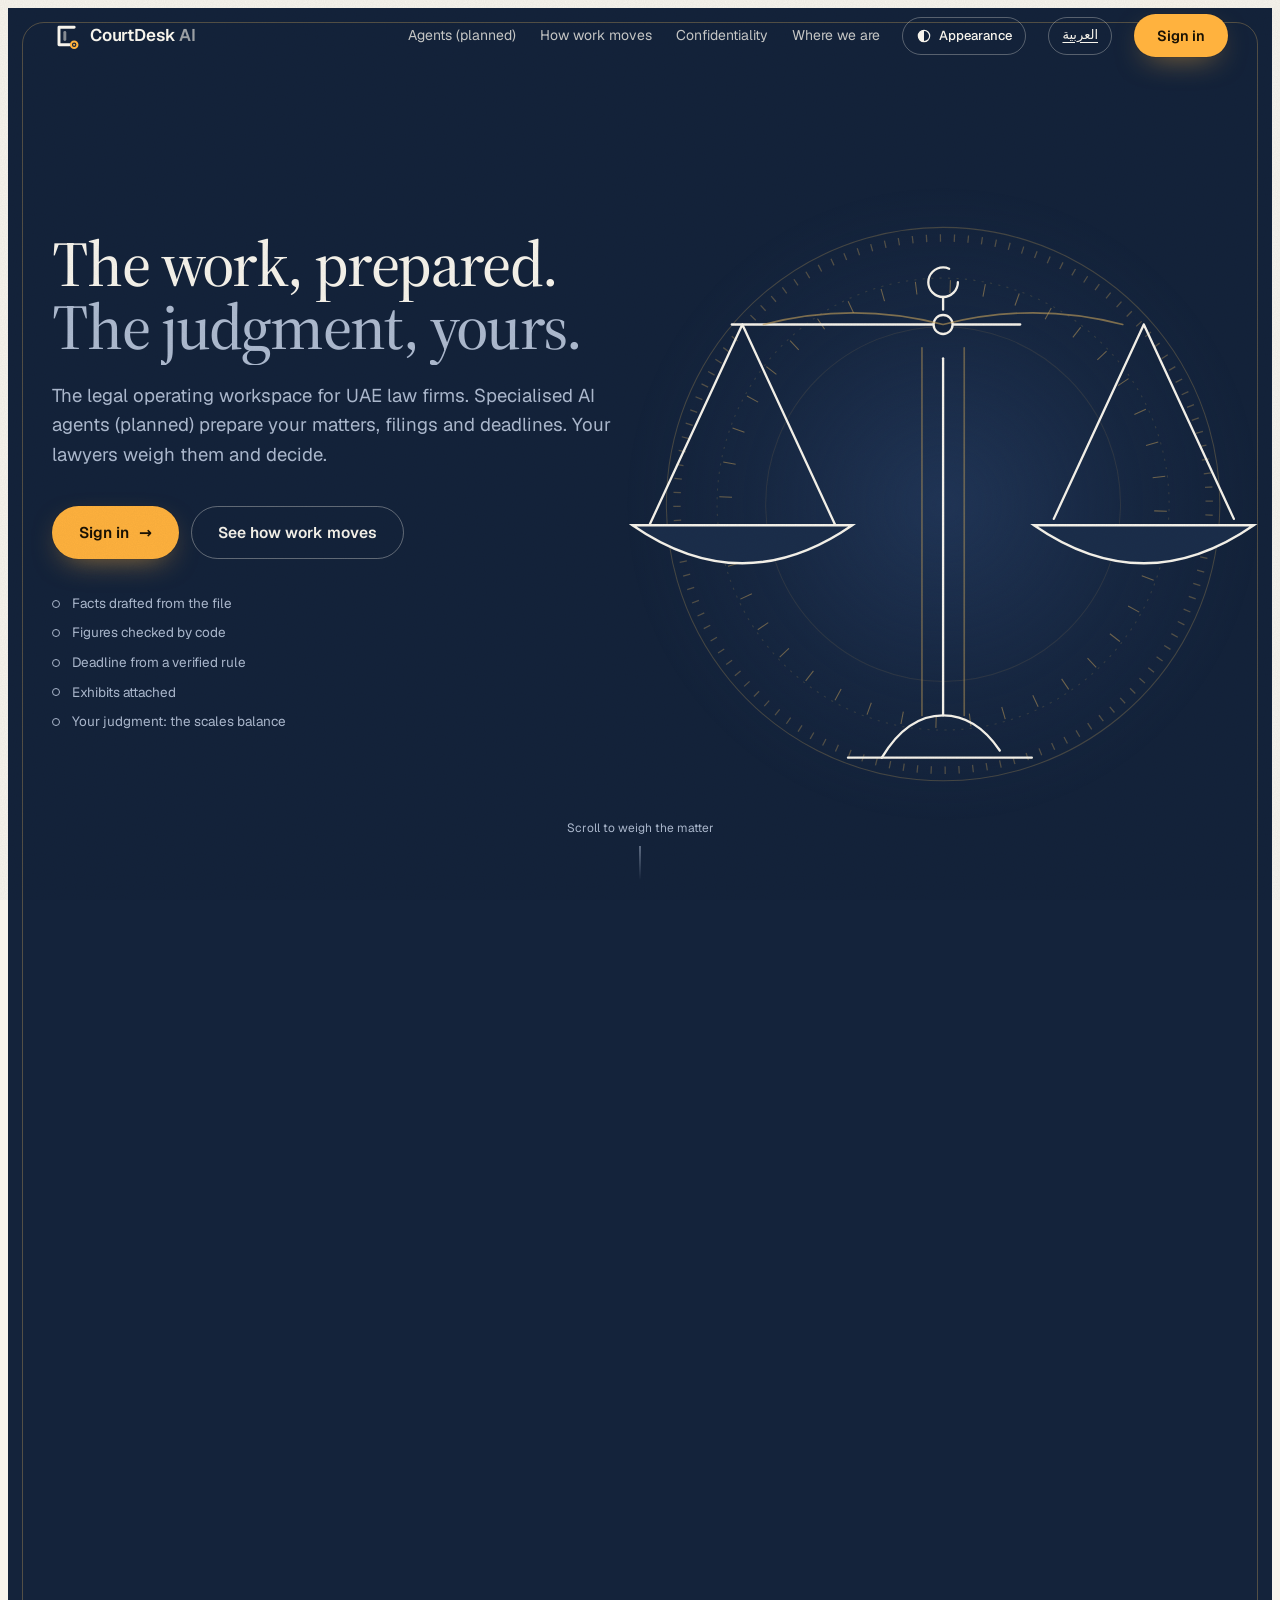
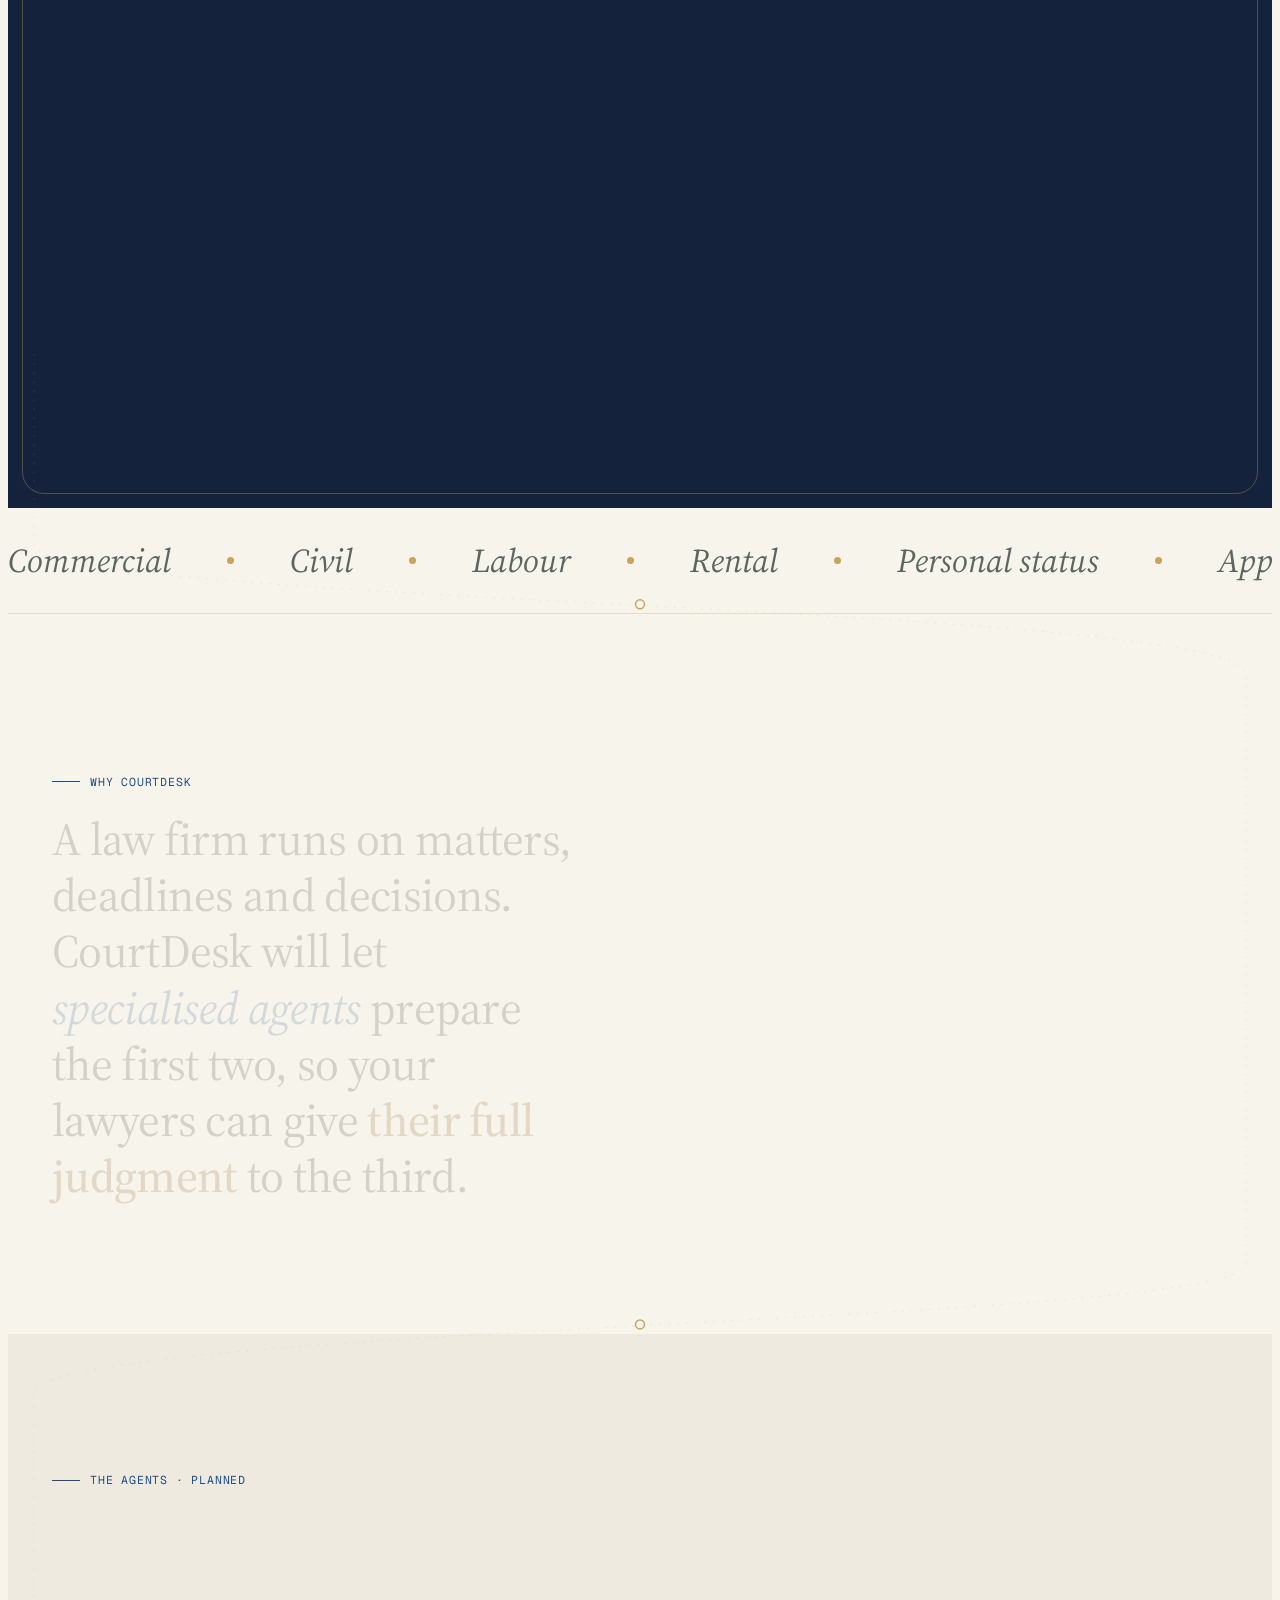
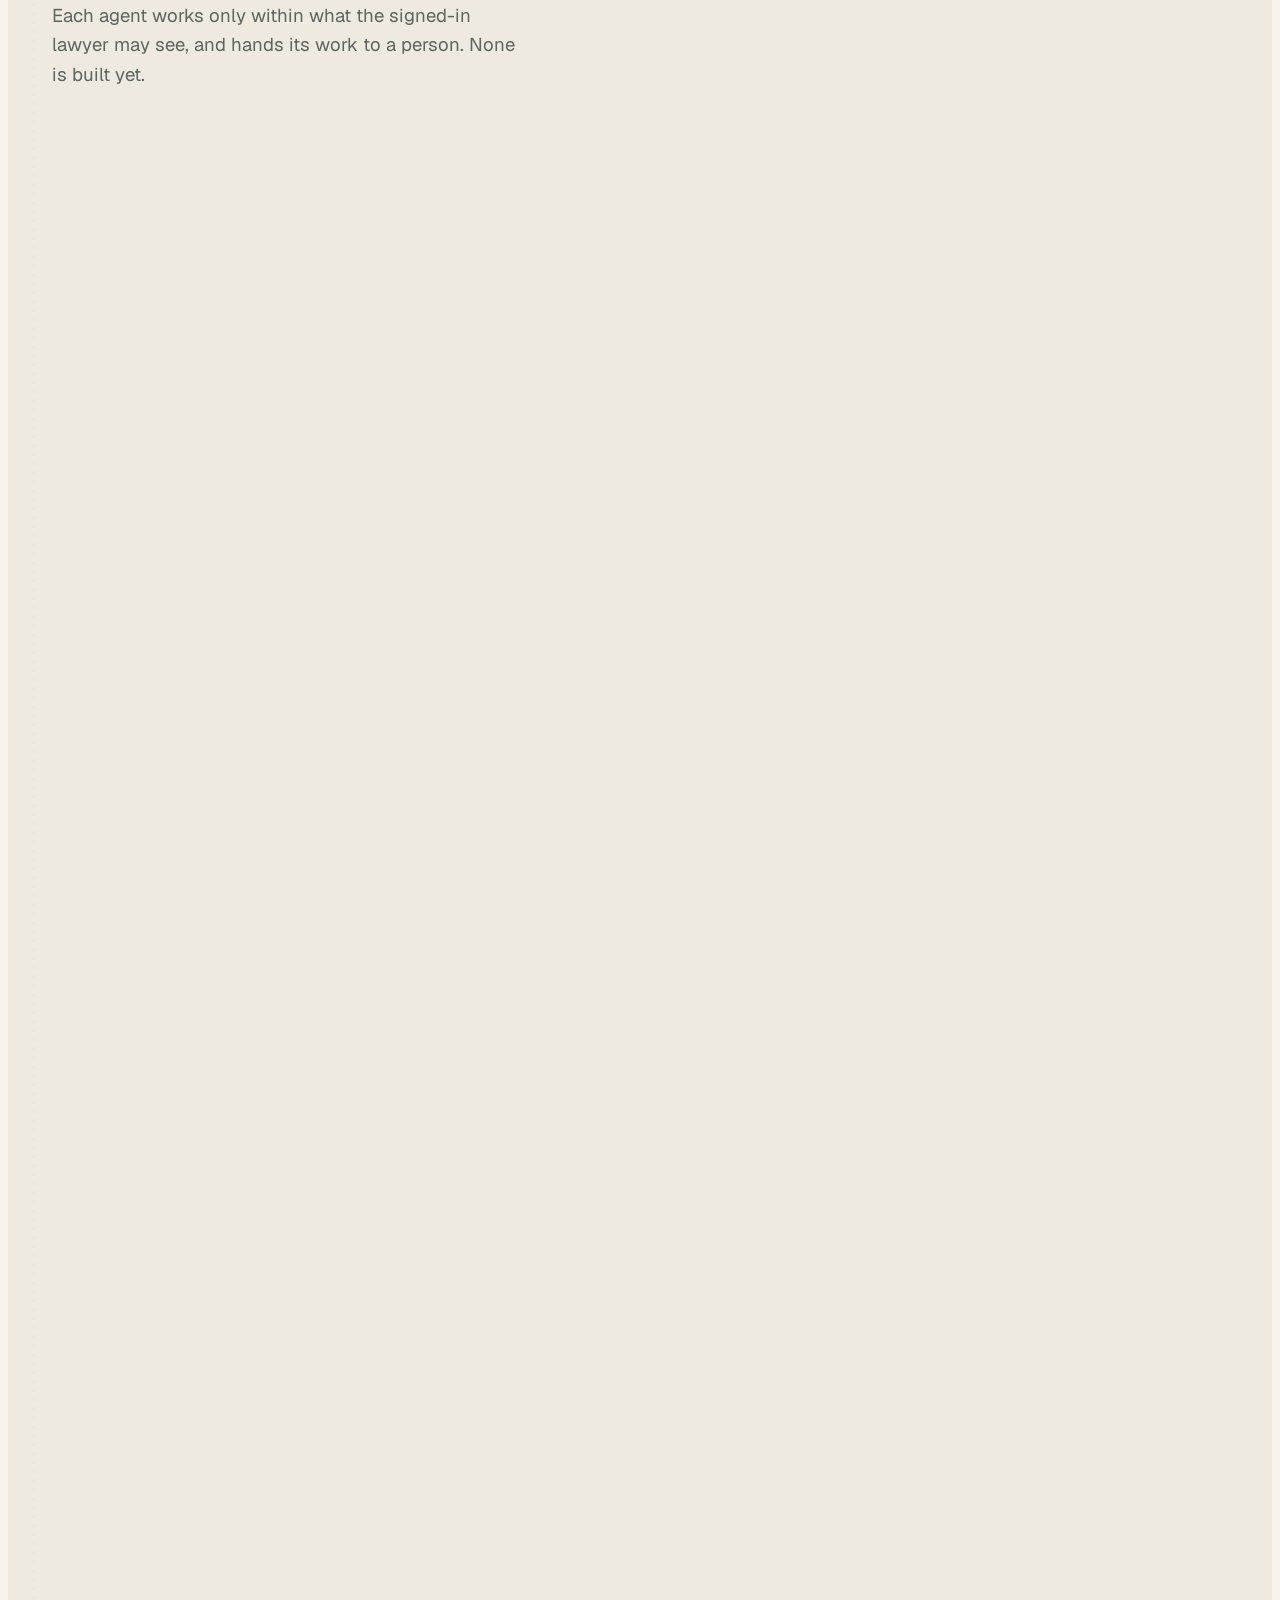
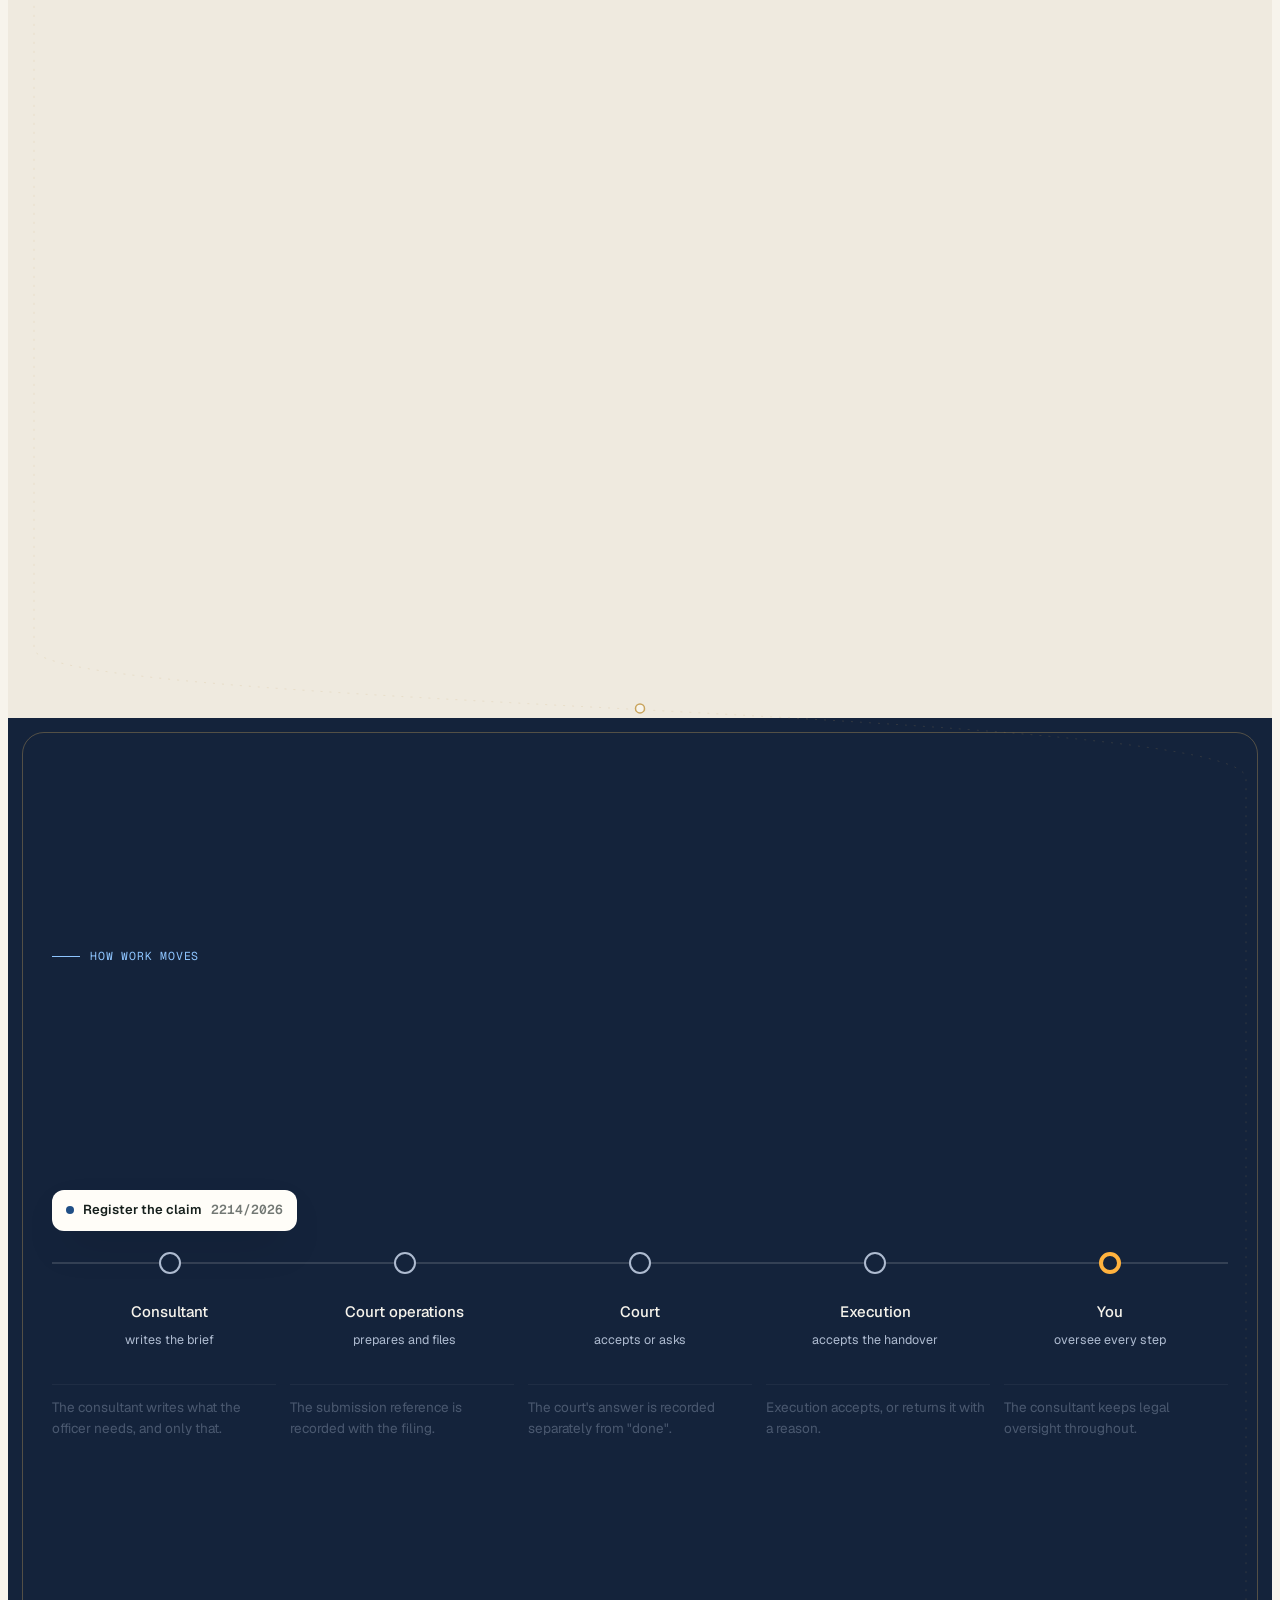
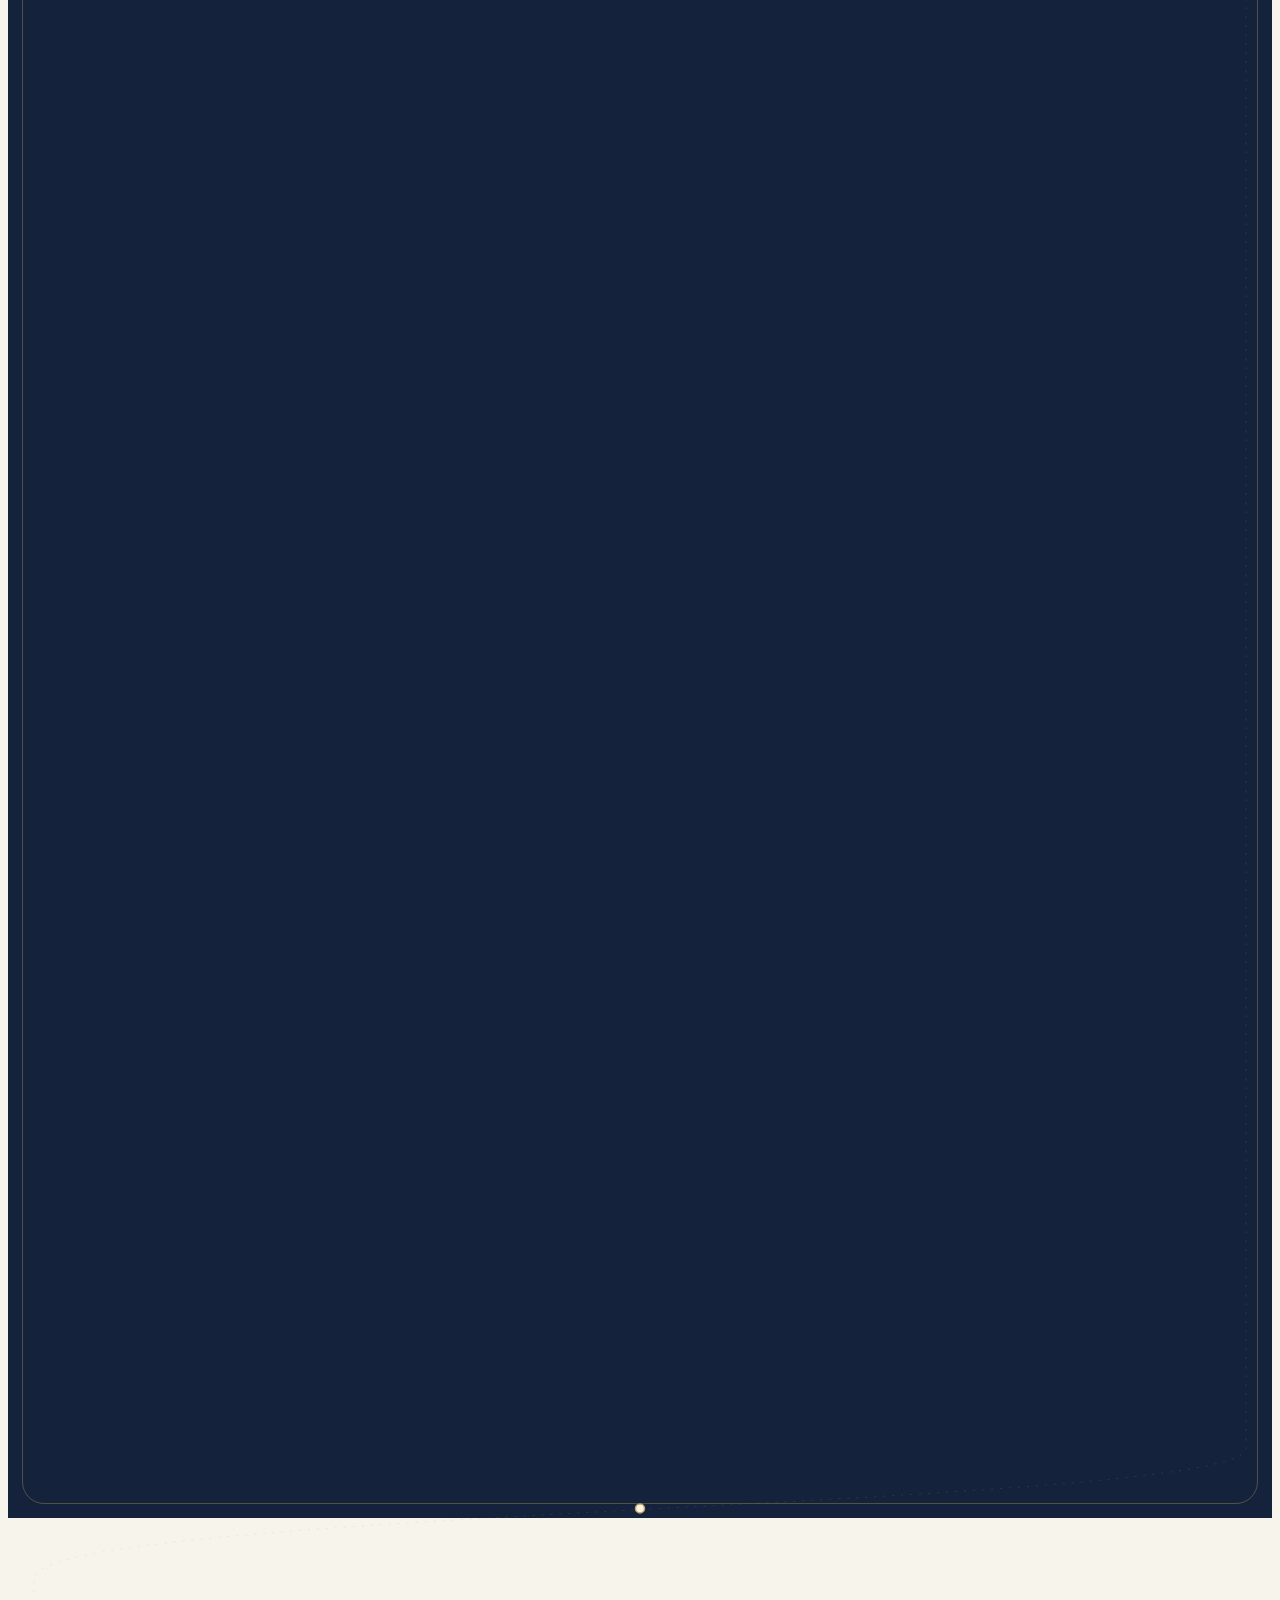
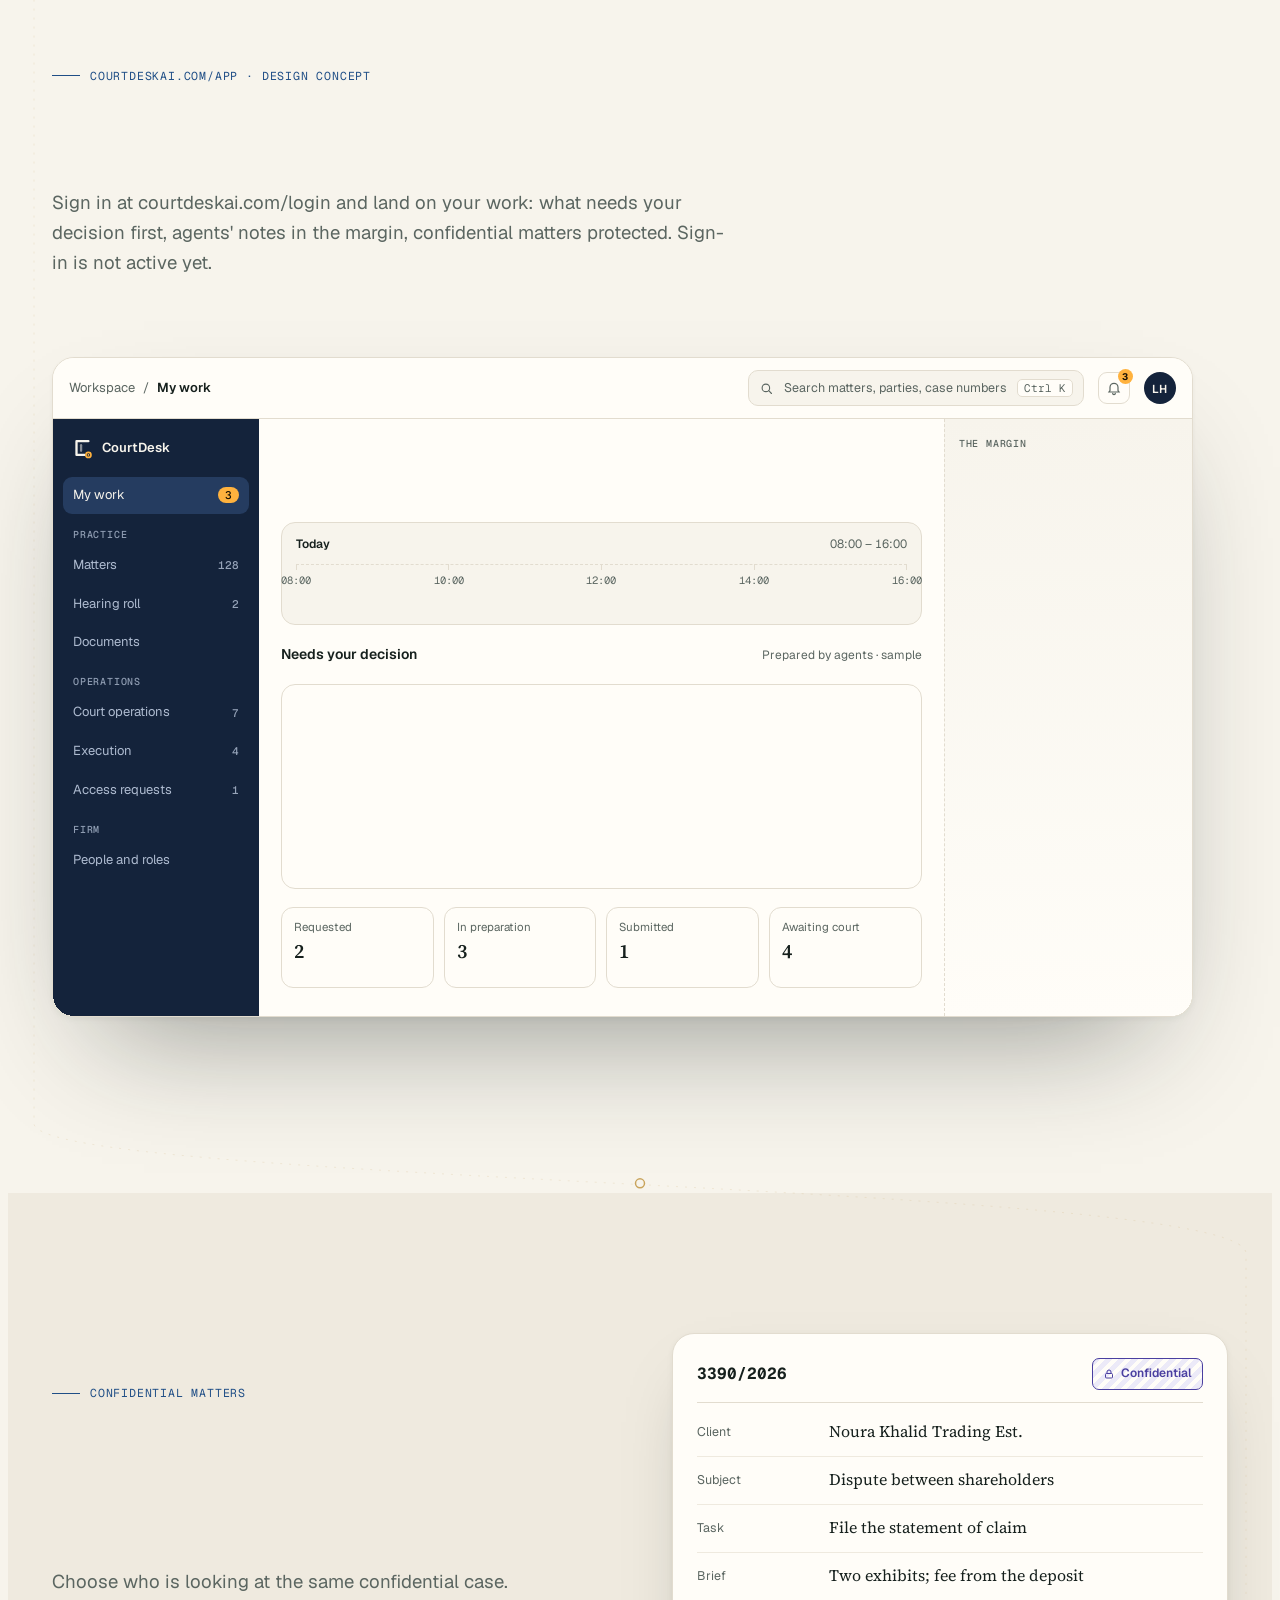
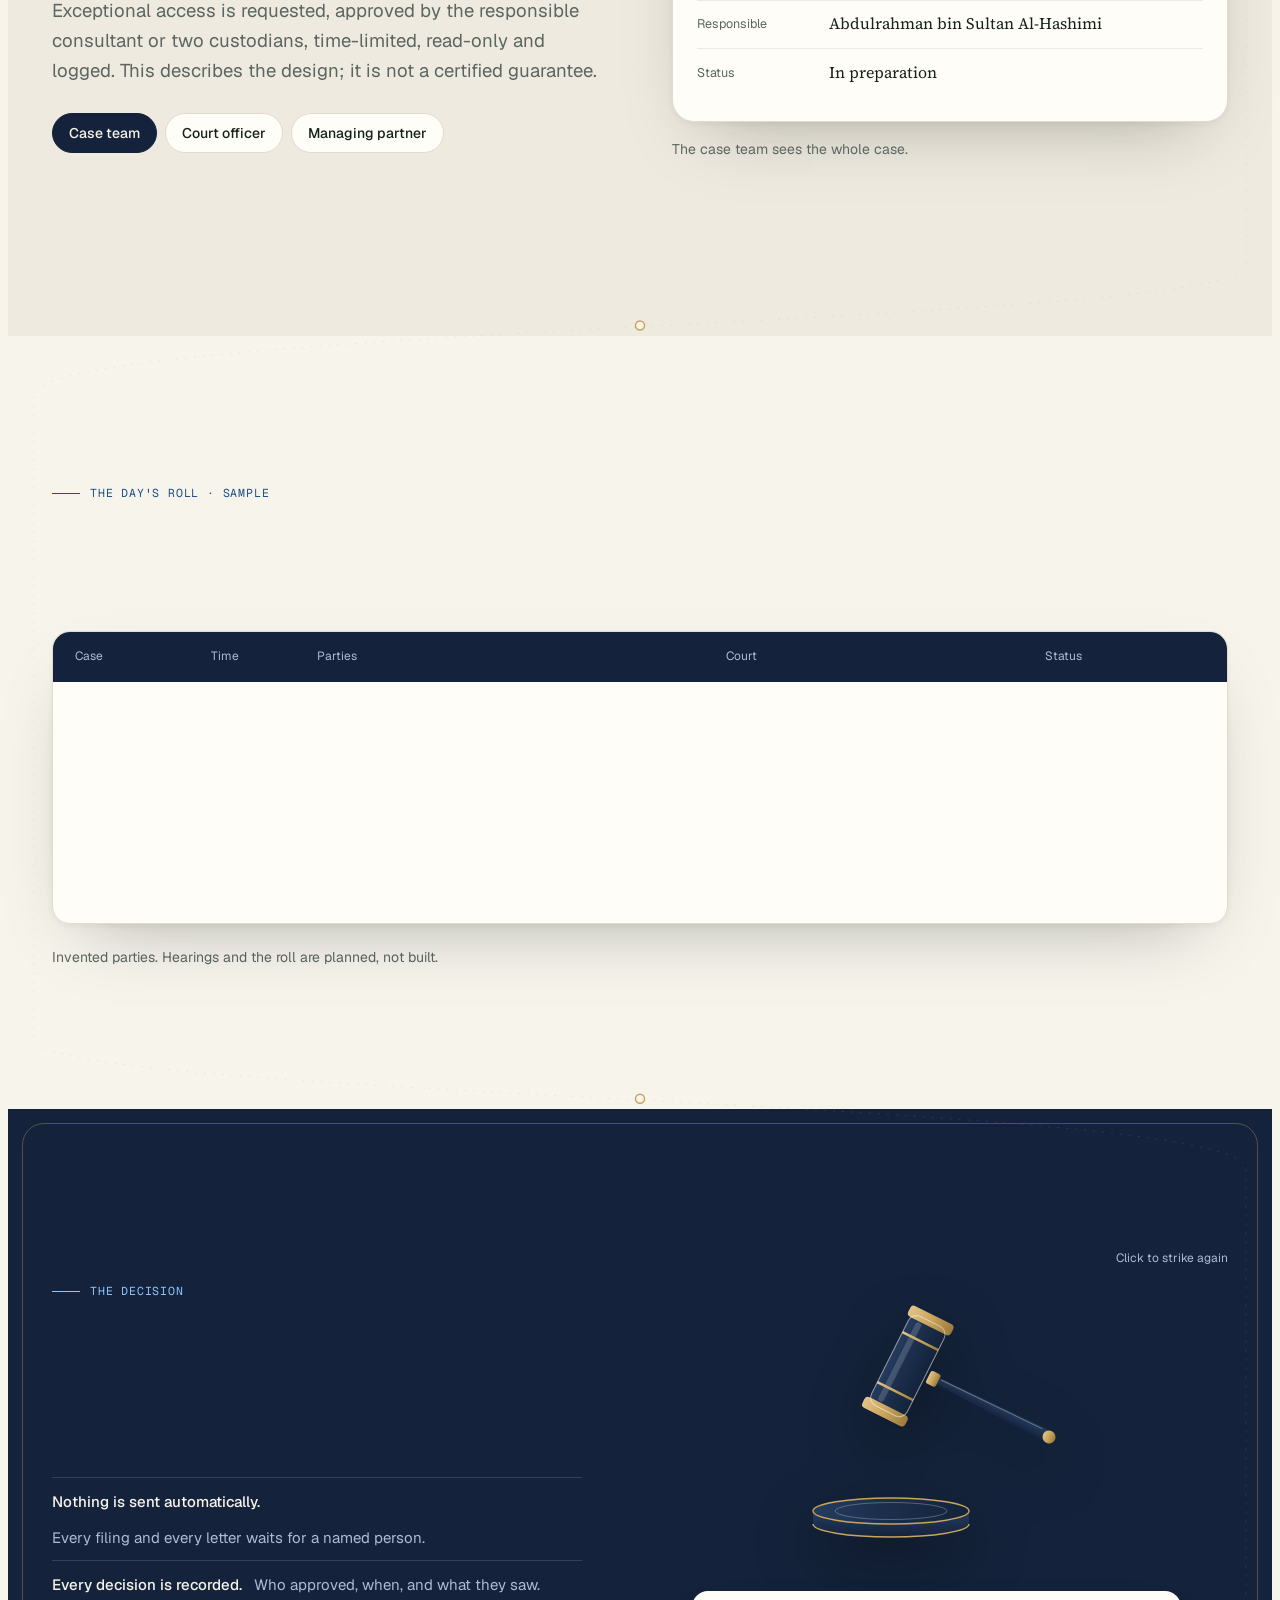
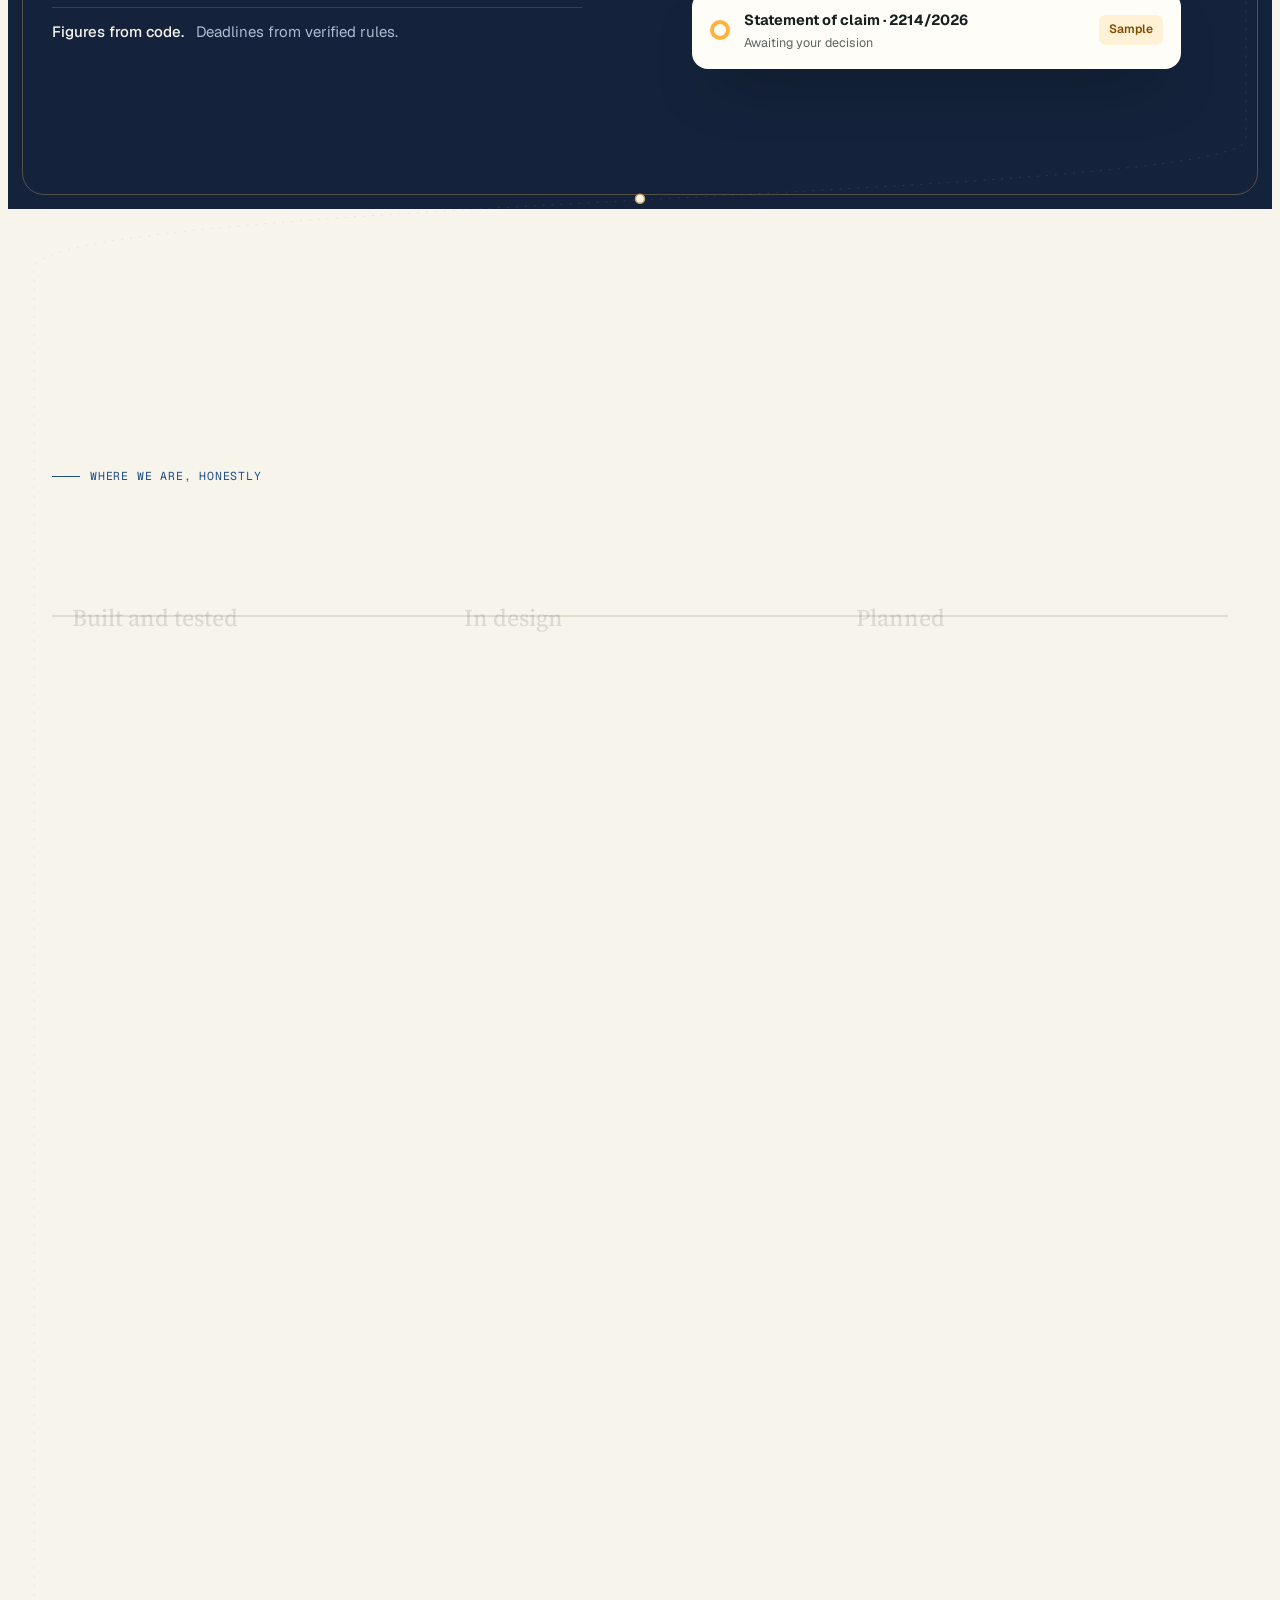
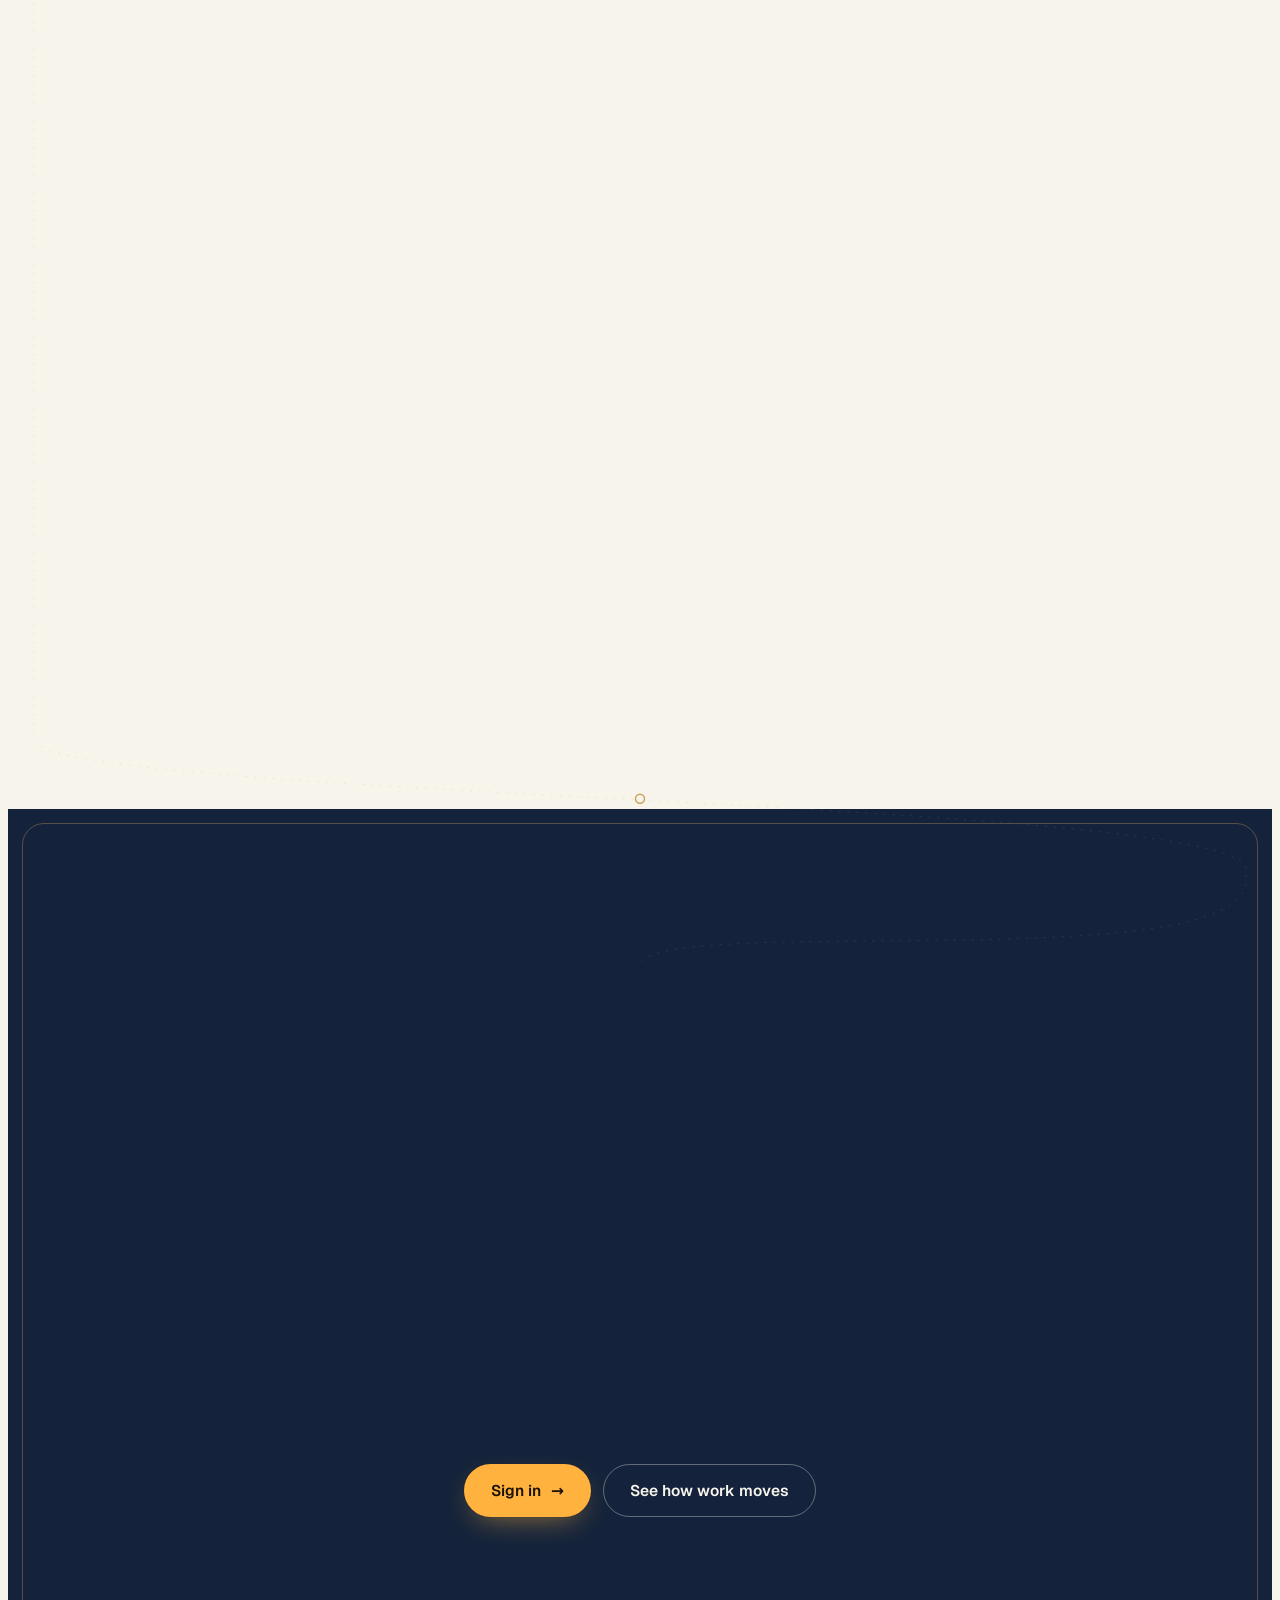
<file: index.html>
<!doctype html>
<html lang="en" dir="ltr" data-accent="navy" data-mode="light">
<head>
<meta charset="utf-8">
<meta name="viewport" content="width=device-width, initial-scale=1, viewport-fit=cover">
<meta http-equiv="Content-Security-Policy" content="default-src 'self'; script-src 'self'; style-src 'self'; img-src 'self' data:; font-src 'self'; connect-src 'none'; object-src 'none'; base-uri 'none'; form-action 'none'">
<meta name="referrer" content="no-referrer">
<title>CourtDesk AI: agents prepare, lawyers decide</title>
<meta name="description" content="A legal practice platform for UAE law firms, in development. Specialised agents prepare the work; lawyers review, decide and send.">
<link rel="alternate" hreflang="ar" href="ar/">
<link rel="icon" href="assets/mark.svg" type="image/svg+xml">
<script src="assets/appearance.js"></script>
<link rel="stylesheet" href="assets/tokens.css">
<link rel="stylesheet" href="assets/fonts.css">
<link rel="stylesheet" href="assets/landing.css">
</head>
<body>
<div id="doc" data-lang="en" dir="ltr">
<a class="skip" href="#main"><span data-l="en">Skip to content</span></a>

<svg width="0" height="0" aria-hidden="true" class="s1"><defs>
 <symbol id="mark" viewBox="0 0 48 48"><path d="M38 9H12v30h18" fill="none" stroke="currentColor" stroke-width="5" stroke-linecap="round" stroke-linejoin="round"/><path d="M22 18v12" fill="none" stroke="currentColor" stroke-width="5" stroke-linecap="round" opacity=".5"/><circle cx="38" cy="39" r="5.6" fill="none" stroke="#FFB23E" stroke-width="3.6"/><circle cx="38" cy="39" r="1.9" fill="#FFB23E"/></symbol>
 <symbol id="smark" viewBox="0 0 48 48"><path d="M38 9H10v15h28v15H12" fill="none" stroke="currentColor" stroke-width="6" stroke-linecap="round" stroke-linejoin="round"/></symbol>
 <symbol id="lock" viewBox="0 0 24 24"><rect x="5" y="11" width="14" height="9" rx="2" fill="none" stroke="currentColor" stroke-width="2"/><path d="M8 11V8a4 4 0 0 1 8 0v3" fill="none" stroke="currentColor" stroke-width="2" stroke-linecap="round"/></symbol>
</defs></svg>

<header class="bar dark" id="bar">
 <div class="wrap">
  <a class="lock" href="#main" aria-label="CourtDesk AI"><svg class="mk-anim mk-head" width="28" height="28" viewBox="0 0 48 48" aria-hidden="true"><path class="m-path" d="M38 9H12v30h18" fill="none" stroke="currentColor" stroke-width="5" stroke-linecap="round" stroke-linejoin="round"/><path class="m-rule" d="M22 18v12" fill="none" stroke="currentColor" stroke-width="5" stroke-linecap="round" opacity=".5"/><circle class="m-ring" cx="38" cy="39" r="5.6" fill="none" stroke="#FFB23E" stroke-width="3.6"/><circle class="m-dot" cx="38" cy="39" r="1.9" fill="#FFB23E"/></svg><span class="wm" data-l="en">CourtDesk<b>AI</b></span></a>
  <nav class="nav" aria-label="Sections">
   <a href="#agents"><span data-l="en">Agents (planned)</span></a>
   <a href="#journey"><span data-l="en">How work moves</span></a>
   <a href="#confidential"><span data-l="en">Confidentiality</span></a>
   <a href="#status"><span data-l="en">Where we are</span></a>
  </nav>
  <div class="appear" id="appear">
   <button class="seg ap-btn" id="appearBtn" type="button" aria-expanded="false" aria-controls="appearPanel"><svg width="16" height="16" viewBox="0 0 24 24" aria-hidden="true"><circle cx="12" cy="12" r="8.5" fill="none" stroke="currentColor" stroke-width="1.8"/><path d="M12 3.5a8.5 8.5 0 0 0 0 17z" fill="currentColor"/></svg><span data-l="en">Appearance</span></button>
   <div class="ap-panel" id="appearPanel" hidden>
    <p class="ap-h" id="apThemeH"><span data-l="en">Colour</span></p>
    <div class="ap-row" role="radiogroup" aria-labelledby="apThemeH">
     <button type="button" role="radio" data-accent="navy" class="sw-navy"><i></i><span data-l="en">Navy</span></button>
     <button type="button" role="radio" data-accent="slate" class="sw-slate"><i></i><span data-l="en">Slate</span></button>
     <button type="button" role="radio" data-accent="steel" class="sw-steel"><i></i><span data-l="en">Steel</span></button>
     <button type="button" role="radio" data-accent="midnight" class="sw-midnight"><i></i><span data-l="en">Midnight</span></button>
     <button type="button" role="radio" data-accent="dusk" class="sw-dusk"><i></i><span data-l="en">Dusk</span></button>
    </div>
    <p class="ap-h" id="apModeH"><span data-l="en">Mode</span></p>
    <div class="ap-row ap-modes" role="radiogroup" aria-labelledby="apModeH">
     <button type="button" role="radio" data-mode="light"><span data-l="en">Light</span></button>
     <button type="button" role="radio" data-mode="dark"><span data-l="en">Dark</span></button>
     <button type="button" role="radio" data-mode="system"><span data-l="en">Device</span></button>
    </div>
    <button type="button" class="ap-reset" id="apReset"><span data-l="en">Reset to default</span></button>
    <p class="ap-note"><span data-l="en">Saved in this browser only. No cookies.</span></p>
   </div>
  </div>
  <a class="seg" href="ar/" hreflang="ar" lang="ar" data-l="en">العربية</a>
  <a class="btn btn-signin" href="login/"><span data-l="en">Sign in</span></a>
 </div>
</header>

<main id="main">
<svg id="thread" aria-hidden="true"><path class="tg" id="threadGhost"/><path class="tp" id="threadPath"/><g id="knots"></g><circle class="glow" id="threadGlow" r="12"/><circle class="head" id="threadHead" r="4.5"/></svg>
<!-- ================= HERO: THE SCALES ================= -->
<section class="band hero" id="hero" aria-labelledby="h0">
 <div class="frame-line" aria-hidden="true"></div>
 <div class="hero-pin wrap">
  <div class="hero-grid">
   <div>
    <h1 class="d1" id="h0">
     <span data-l="en"><span class="split">The work, prepared.</span><br><span class="soft l2"><span class="split">The judgment,</span> <span class="sig-wrap"><span class="split">yours.</span><svg viewBox="0 0 200 20" preserveAspectRatio="none" aria-hidden="true"><path class="sig" d="M2 14 C 40 4, 70 18, 110 9 S 170 6, 198 12" fill="none" stroke="#FFB23E" stroke-width="5" stroke-linecap="round"/></svg></span></span></span>
     
    </h1>
    <p class="lede"><span data-l="en">The legal operating workspace for UAE law firms. Specialised AI agents (planned) prepare your matters, filings and deadlines. Your lawyers weigh them and decide.</span></p>
    <div class="hero-cta">
     <a class="btn btn-amber btn-lg" href="login/"><span data-l="en">Sign in</span><span class="arr" aria-hidden="true">→</span></a>
     <a class="btn btn-ghost btn-lg" href="#journey"><span data-l="en">See how work moves</span></a>
    </div>
    <div class="legend" id="legend">
     <div><i></i><span data-l="en">Facts drafted from the file</span></div>
     <div><i></i><span data-l="en">Figures checked by code</span></div>
     <div><i></i><span data-l="en">Deadline from a verified rule</span></div>
     <div><i></i><span data-l="en">Exhibits attached</span></div>
     <div class="you"><i></i><span data-l="en">Your judgment: the scales balance</span></div>
    </div>
   </div>
   <svg class="scales" id="scales" viewBox="0 0 640 600" role="img" aria-label="Scales of justice: agents place prepared work on one pan, the lawyer's judgment on the other">
    <defs><radialGradient id="spot" cx="50%" cy="50%" r="50%"><stop offset="0" stop-color="var(--emerald-3)" stop-opacity=".9"/><stop offset=".6" stop-color="var(--emerald-3)" stop-opacity=".25"/><stop offset="1" stop-color="var(--emerald-3)" stop-opacity="0"/></radialGradient></defs>
    <g id="halo" aria-hidden="true">
     <circle cx="320" cy="320" r="300" fill="url(#spot)" id="spotC"/>
     <g id="ringA"><circle class="halo-c" cx="320" cy="320" r="262" opacity=".28"/><circle class="ticks" cx="320" cy="320" r="252" stroke-dasharray="1.2 11.98" opacity=".35"/></g>
     <g id="ringB"><circle class="halo-c" cx="320" cy="320" r="214" opacity=".18" stroke-dasharray="2 6"/><circle class="ticks s3" cx="320" cy="320" r="206" stroke-dasharray="1 31.35" opacity=".5"/></g>
     <circle class="halo-c" cx="320" cy="320" r="168" opacity=".12"/>
    </g>
    <path class="ln draw" d="M230 560 H410"/>
    <path class="ln draw" d="M262 560 C 280 530, 300 520, 320 520 C 340 520, 360 530, 378 560"/>
    <path class="ln draw" d="M320 520 V150"/>
    <path class="br draw" d="M300 520 V172 M340 520 V172" opacity=".45"/>
    <circle class="ln draw" cx="320" cy="110" r="14"/>
    <path class="ln draw" d="M320 124 V140"/>
    <g id="beam"><path class="ln draw" d="M120 150 H520"/><circle class="ln" cx="320" cy="150" r="9" fill="#0B3B33"/><path class="br" d="M150 150 Q 235 128 320 150 Q 405 128 490 150" opacity=".6"/></g>
    <g id="panL" transform="translate(130 150)">
     <path class="ln draw" d="M0 0 L-88 190 M0 0 L88 190"/>
     <path class="bowl" d="M-104 190 Q0 262 104 190 Z"/>
     <g id="loadL">
      <g class="chip"><g transform="translate(0 175)"><rect x="-72" y="-14" width="144" height="28" rx="8"/><circle class="dot" cx="-56" cy="0" r="4"/><text x="6" y="4" text-anchor="middle"><tspan data-l="en">Facts</tspan></text></g></g>
      <g class="chip"><g transform="translate(0 145)"><rect x="-72" y="-14" width="144" height="28" rx="8"/><circle class="dot" cx="-56" cy="0" r="4"/><text x="6" y="4" text-anchor="middle"><tspan data-l="en">Figures</tspan></text></g></g>
      <g class="chip"><g transform="translate(0 115)"><rect x="-72" y="-14" width="144" height="28" rx="8"/><circle class="dot" cx="-56" cy="0" r="4"/><text x="6" y="4" text-anchor="middle"><tspan data-l="en">Deadline</tspan></text></g></g>
      <g class="chip"><g transform="translate(0 85)"><rect x="-72" y="-14" width="144" height="28" rx="8"/><circle class="dot" cx="-56" cy="0" r="4"/><text x="6" y="4" text-anchor="middle"><tspan data-l="en">Exhibits</tspan></text></g></g>
     </g>
    </g>
    <g id="panR" transform="translate(510 150)">
     <path class="ln draw" d="M0 0 L-88 190 M0 0 L88 190"/>
     <path class="bowl" d="M-104 190 Q0 262 104 190 Z"/>
     <g class="wt" id="weight"><circle class="o" cx="0" cy="159" r="26"/><circle class="i" cx="0" cy="159" r="10"/><text x="0" y="254" text-anchor="middle"><tspan data-l="en">Your judgment</tspan></text></g>
    </g>
   </svg>
  </div>
  <div class="scroll-cue" aria-hidden="true"><span data-l="en">Scroll to weigh the matter</span><span class="l"></span></div>
 </div>
</section>

<div class="marquee" aria-label="Practice areas">
 <div class="mq" aria-hidden="true">
  <span data-l="en">Commercial</span><span data-l="en">Civil</span><span data-l="en">Labour</span><span data-l="en">Rental</span><span data-l="en">Personal status</span><span data-l="en">Appeals</span><span data-l="en">Execution</span><span data-l="en">Arbitration</span><span data-l="en">Advisory</span>
  <span data-l="en">Commercial</span><span data-l="en">Civil</span><span data-l="en">Labour</span><span data-l="en">Rental</span><span data-l="en">Personal status</span><span data-l="en">Appeals</span><span data-l="en">Execution</span><span data-l="en">Arbitration</span><span data-l="en">Advisory</span>
  
  
 </div>
</div>

<section class="statement" aria-label="What CourtDesk does">
 <div class="wrap">
  <span class="kick mono"><span data-l="en">Why CourtDesk</span></span>
  <div class="st-grid"><div>
  <p class="fill" data-l="en">A law firm runs on matters, deadlines and decisions. CourtDesk will let <em>specialised agents</em> prepare the first two, so your lawyers can give <strong>their full judgment</strong> to the third.</p>
  
  </div>
  <div class="folios" id="folios" aria-hidden="true">
   <div class="folio"><span class="ic"><svg width="22" height="22" viewBox="0 0 24 24" fill="none" stroke="currentColor" stroke-width="1.8" stroke-linecap="round" stroke-linejoin="round"><path d="M3 7a2 2 0 0 1 2-2h4l2 2h8a2 2 0 0 1 2 2v8a2 2 0 0 1-2 2H5a2 2 0 0 1-2-2z"/></svg></span><span><h3><span data-l="en">Matters</span></h3><small><span data-l="en">Filed, matched and kept in one place</span></small></span><span class="ws"><span>IN</span><span>DR</span></span><span class="stamp"><span data-l="en">Prepared</span></span><span class="line"></span></div>
   <div class="folio"><span class="ic"><svg width="22" height="22" viewBox="0 0 24 24" fill="none" stroke="currentColor" stroke-width="1.8" stroke-linecap="round"><rect x="4" y="5" width="16" height="15" rx="2"/><path d="M4 10h16M9 3v4M15 3v4"/></svg></span><span><h3><span data-l="en">Deadlines</span></h3><small><span data-l="en">From verified rules, open to correction</span></small></span><span class="ws"><span>DL</span><span>CO</span></span><span class="stamp"><span data-l="en">Prepared</span></span><span class="line"></span></div>
   <div class="folio yours"><span class="ic"><svg width="14" height="14" viewBox="0 0 14 14"><circle cx="7" cy="7" r="4" fill="#FFB23E"/></svg></span><span><h3><span data-l="en">Decisions</span></h3><small><span data-l="en">Always made by a named lawyer</span></small></span><span></span><span class="stamp"><span data-l="en">Yours</span></span><span class="line"></span></div>
  </div>
  </div>
 </div>
</section>

<section class="agents" id="agents" aria-labelledby="h-ag">
 <div class="ag-pin">
  <div class="wrap ag-head">
   <div><span class="kick mono"><span data-l="en">The agents · planned</span></span><h2 class="d2" id="h-ag"><span data-l="en">A bench of specialists, <span class="it">each with one job.</span></span></h2></div>
   <p class="lede s4"><span data-l="en">Each agent works only within what the signed-in lawyer may see, and hands its work to a person. None is built yet.</span></p>
  </div>
  <div class="ag-track" id="agTrack">
   <article class="ag"><span class="st"><span data-l="en">Planned</span></span><span class="disc">IN</span><h3><span data-l="en">Intake</span></h3><p><span data-l="en">Reads incoming email and documents and files them to the right matter.</span></p><div class="sample"><span data-l="en">"Payment reply from the client's finance team, filed to 2214/2026 with 3 attachments."</span></div></article>
   <article class="ag"><span class="st"><span data-l="en">Planned</span></span><span class="disc">DR</span><h3><span data-l="en">Drafting</span></h3><p><span data-l="en">Prepares first drafts: statements of claim, memoranda, letters.</span></p><div class="sample"><span data-l="en">"Statement of claim, draft 1: Facts, Requests, Exhibits."</span></div></article>
   <article class="ag"><span class="st"><span data-l="en">Planned</span></span><span class="disc">FG</span><h3><span data-l="en">Figures</span></h3><p><span data-l="en">Brings amounts together. Every figure is calculated by code, never by the model.</span></p><div class="sample num"><span data-l="en">"4 invoices · AED 1,250,000 · matches the ledger."</span></div></article>
   <article class="ag"><span class="st"><span data-l="en">Planned</span></span><span class="disc">DL</span><h3><span data-l="en">Deadlines</span></h3><p><span data-l="en">Counts dates only from verified, jurisdiction-specific rules, open to correction.</span></p><div class="sample"><span data-l="en">"Filing window found. Marked 'needs verification' until a lawyer confirms."</span></div></article>
   <article class="ag"><span class="st"><span data-l="en">Planned</span></span><span class="disc">CO</span><h3><span data-l="en">Court operations</span></h3><p><span data-l="en">Prepares registration and filing tasks for your court officers.</span></p><div class="sample"><span data-l="en">"Registration task ready: brief, fee, two exhibits."</span></div></article>
   <article class="ag"><span class="st"><span data-l="en">Planned</span></span><span class="disc">EX</span><h3><span data-l="en">Execution</span></h3><p><span data-l="en">Follows execution files: applications, orders, amounts collected.</span></p><div class="sample"><span data-l="en">"Handover returned: certified copy of the judgment missing."</span></div></article>
   <article class="ag you"><span class="st"><span data-l="en">Always</span></span><span class="disc"><span data-l="en">YOU</span></span><h3><span data-l="en">The lawyer decides</span></h3><p><span data-l="en">Approves, corrects or returns. Nothing reaches a client or a court without a named person.</span></p><div class="sample"><span data-l="en">"Approved for filing · L. Haddad, Partner."</span></div></article>
   <article class="ag rule"><p><span data-l="en">Agents draft and propose. People approve and send.</span></p></article>
  </div>
  <div class="wrap"><div class="ag-progress" aria-hidden="true"><i id="agBar"></i></div></div>
 </div>
</section>

<section class="band travel" id="journey" aria-labelledby="h-tr">
 <div class="frame-line" aria-hidden="true"></div>
 <div class="tr-pin wrap">
  <span class="kick mono"><span data-l="en">How work moves</span></span>
  <h2 class="d2" id="h-tr"><span data-l="en">From the consultant to the court, <span class="it s5">and on to execution.</span></span></h2>
  <div class="track">
   <div class="ln"></div><div class="fill" id="trFill"></div>
   <div class="token" id="token"><div class="tk"><i></i><span data-l="en">Register the claim</span><span class="num s6">2214/2026</span></div></div>
   <div class="sts">
    <div class="stn"><b><span data-l="en">Consultant</span></b><span><span data-l="en">writes the brief</span></span></div>
    <div class="stn"><b><span data-l="en">Court operations</span></b><span><span data-l="en">prepares and files</span></span></div>
    <div class="stn"><b><span data-l="en">Court</span></b><span><span data-l="en">accepts or asks</span></span></div>
    <div class="stn"><b><span data-l="en">Execution</span></b><span><span data-l="en">accepts the handover</span></span></div>
    <div class="stn you"><b><span data-l="en">You</span></b><span><span data-l="en">oversee every step</span></span></div>
   </div>
  </div>
  <div class="tr-notes" id="trNotes">
   <div><span data-l="en">The consultant writes what the officer needs, and only that.</span></div>
   <div><span data-l="en">The submission reference is recorded with the filing.</span></div>
   <div><span data-l="en">The court's answer is recorded separately from "done".</span></div>
   <div><span data-l="en">Execution accepts, or returns it with a reason.</span></div>
   <div><span data-l="en">The consultant keeps legal oversight throughout.</span></div>
  </div>
 </div>
</section>

<section class="sec" id="workspace" aria-labelledby="h-ws">
 <div class="wrap">
  <span class="kick mono"><span data-l="en">courtdeskai.com/app · design concept</span></span>
  <h2 class="d2" id="h-ws"><span data-l="en">Your desk, <span class="it">already prepared.</span></span></h2>
  <p class="lede"><span data-l="en">Sign in at courtdeskai.com/login and land on your work: what needs your decision first, agents' notes in the margin, confidential matters protected. Sign-in is not active yet.</span></p>
  <div class="glimpse-stage" id="glimpse">
   <div class="layer l-app" id="lApp" data-depth="0.12">
    <div class="ap-top"><span class="crumb"><span data-l="en">Workspace</span> / <b><span data-l="en">My work</span></b></span>
     <span class="ap-search"><svg width="15" height="15" viewBox="0 0 24 24" fill="none" stroke="currentColor" stroke-width="1.8" stroke-linecap="round"><circle cx="11" cy="11" r="6"/><path d="M20 20l-4.5-4.5"/></svg><span data-l="en">Search matters, parties, case numbers</span><kbd>Ctrl K</kbd></span>
     <span class="ap-ic"><svg width="16" height="16" viewBox="0 0 24 24" fill="none" stroke="currentColor" stroke-width="1.8" stroke-linecap="round"><path d="M6 16V11a6 6 0 0 1 12 0v5l1.5 2h-15z"/><path d="M10 20a2 2 0 0 0 4 0"/></svg><span class="badge">3</span></span><span class="ap-av">LH</span></div>
    <div class="ap-body">
     <nav class="ap-nav" aria-label="Concept navigation"><span class="lg"><svg width="22" height="22" viewBox="0 0 48 48" aria-hidden="true"><use href="#mark"/></svg>CourtDesk</span>
      <span class="it2 on"><span data-l="en">My work</span><span class="c">3</span></span>
      <span class="grp"><span data-l="en">Practice</span></span>
      <span class="it2"><span data-l="en">Matters</span><span class="c">128</span></span>
      <span class="it2"><span data-l="en">Hearing roll</span><span class="c">2</span></span>
      <span class="it2"><span data-l="en">Documents</span></span>
      <span class="grp"><span data-l="en">Operations</span></span>
      <span class="it2"><span data-l="en">Court operations</span><span class="c">7</span></span>
      <span class="it2"><span data-l="en">Execution</span><span class="c">4</span></span>
      <span class="it2"><span data-l="en">Access requests</span><span class="c">1</span></span>
      <span class="grp"><span data-l="en">Firm</span></span>
      <span class="it2"><span data-l="en">People and roles</span></span>
     </nav>
     <div class="ap-main">
      <div class="ap-hello"><h4><span data-l="en">Good morning, Layla</span></h4><p><span data-l="en">Saturday 31 October · 3 decisions waiting · 2 hearings today</span></p></div>
      <div class="today"><div class="hd"><b><span data-l="en">Today</span></b><span class="num">08:00 – 16:00</span></div>
       <div class="tl"><span class="tick s7">08:00</span><span class="tick s8">10:00</span><span class="tick s9">12:00</span><span class="tick s10">14:00</span><span class="tick s11">16:00</span>
        <span class="ev h s12"><span class="num s13">09:30</span> 2214/2026</span>
        <span class="ev d s14"><span data-l="en">Filing window</span></span>
        <span class="ev h s15"><span class="num s13">12:30</span> 0912/2026</span>
        <span class="now s16"></span></div></div>
      <div class="sec-h"><b><span data-l="en">Needs your decision</span></b><span><span data-l="en">Prepared by agents · sample</span></span></div>
      <div class="dq">
       <div class="dr"><span class="cn">2214/2026</span><span><b><span data-l="en">Approve statement of claim</span></b><small><span data-l="en">Sahra Marine Supplies LLC · First Instance</span></small></span><span class="by"><span>DR</span><span>FG</span><span>DL</span></span><span class="chip wait"><span data-l="en">Your decision</span></span></div>
       <div class="dr"><span class="cn">0187/2025</span><span><b><span data-l="en">Resend execution handover</span></b><small><span data-l="en">Certified judgment copy now attached</span></small></span><span class="by"><span>EX</span><span>IN</span></span><span class="chip ok"><span data-l="en">Prepared</span></span></div>
       <div class="dr"><span class="cn">3390/2026</span><span><b><span data-l="en">Exceptional access request</span></b><small><span data-l="en">24 hours, read-only · absence cover</span></small></span><span class="by"><span>··</span></span><span class="chip conf"><svg width="12" height="12" aria-hidden="true"><use href="#lock"/></svg><span data-l="en">Confidential</span></span></div>
      </div>
      <div class="pipe">
       <div><small><span data-l="en">Requested</span></small><b class="num">2</b><i class="s17"></i></div>
       <div><small><span data-l="en">In preparation</span></small><b class="num">3</b><i class="s18"></i></div>
       <div><small><span data-l="en">Submitted</span></small><b class="num">1</b><i class="s19"></i></div>
       <div><small><span data-l="en">Awaiting court</span></small><b class="num">4</b><i class="s20"></i></div>
      </div>
     </div>
     <aside class="ap-margin" aria-label="Agent notes"><span class="t"><span data-l="en">The margin</span></span>
      <div class="mn"><span class="dsc">FG</span><span><span data-l="en">Total of AED 1,250,000 matches 4 invoices.</span><small><span data-l="en">Checked by code · planned agent</span></small></span></div>
      <div class="mn"><span class="dsc">DL</span><span><span data-l="en">Filing window found. Please confirm the date.</span><small><span data-l="en">Needs verification</span></small></span></div>
      <div class="mn"><span class="dsc">CO</span><span><span data-l="en">Registration task ready for Omar Nasser.</span><small><span data-l="en">Court operations</span></small></span></div>
      <div class="mn you"><span class="dsc"><span data-l="en">YOU</span></span><span><span data-l="en">3 decisions waiting for you.</span><small><span data-l="en">Nothing is sent without you</span></small></span></div>
     </aside>
    </div>
   </div>
   <div class="layer l-toast" id="lToast" data-depth="0.4"><span class="dsc">CO</span><span><b><span data-l="en">Registration task prepared</span></b><small><span data-l="en">2214/2026 · just now · planned agent</span></small></span></div>
   <div class="layer l-dec" id="lDec" data-depth="0.7"><span class="ring" aria-hidden="true"></span><span><b><span data-l="en">Approve for filing?</span></b><small><span data-l="en">Statement of claim · 2214/2026</span></small></span><span class="go"><span data-l="en">Review</span></span></div>
  </div>
 </div>
</section>

<section class="sec s21" id="confidential" aria-labelledby="h-cf">
 <div class="wrap conf-grid">
  <div>
   <span class="kick mono"><span data-l="en">Confidential matters</span></span>
   <h2 class="d2" id="h-cf"><span data-l="en">Each person sees <span class="it">only what their role allows.</span></span></h2>
   <p class="lede"><span data-l="en">Choose who is looking at the same confidential case. Exceptional access is requested, approved by the responsible consultant or two custodians, time-limited, read-only and logged. This describes the design; it is not a certified guarantee.</span></p>
   <div class="who" role="group" aria-label="Who is looking">
    <button type="button" data-who="team" aria-pressed="true"><span data-l="en">Case team</span></button>
    <button type="button" data-who="clerk" aria-pressed="false"><span data-l="en">Court officer</span></button>
    <button type="button" data-who="partner" aria-pressed="false"><span data-l="en">Managing partner</span></button>
   </div>
  </div>
  <div>
   <div class="case" id="case">
    <div class="hd"><b class="num s13">3390/2026</b><span class="chip conf"><svg width="12" height="12" aria-hidden="true"><use href="#lock"/></svg><span data-l="en">Confidential</span></span></div>
    <div class="rw" data-vis="team"><span class="k"><span data-l="en">Client</span></span><span class="v"><span class="red"></span><span class="tx"><span data-l="en">Noura Khalid Trading Est.</span></span></span></div>
    <div class="rw" data-vis="team"><span class="k"><span data-l="en">Subject</span></span><span class="v"><span class="red"></span><span class="tx"><span data-l="en">Dispute between shareholders</span></span></span></div>
    <div class="rw" data-vis="team clerk"><span class="k"><span data-l="en">Task</span></span><span class="v"><span class="red"></span><span class="tx"><span data-l="en">File the statement of claim</span></span></span></div>
    <div class="rw" data-vis="team clerk"><span class="k"><span data-l="en">Brief</span></span><span class="v"><span class="red"></span><span class="tx"><span data-l="en">Two exhibits; fee from the deposit</span></span></span></div>
    <div class="rw" data-vis="team clerk partner"><span class="k"><span data-l="en">Responsible</span></span><span class="v"><span class="red"></span><span class="tx"><span data-l="en">Abdulrahman bin Sultan Al-Hashimi</span></span></span></div>
    <div class="rw" data-vis="team clerk partner"><span class="k"><span data-l="en">Status</span></span><span class="v"><span class="red"></span><span class="tx"><span data-l="en">In preparation</span></span></span></div>
   </div>
   <p class="view-cap" id="viewCap"></p>
  </div>
 </div>
</section>

<section class="sec" aria-labelledby="h-rl">
 <div class="wrap">
  <span class="kick mono"><span data-l="en">The day's roll · sample</span></span>
  <h2 class="d2" id="h-rl"><span data-l="en">Every hearing, every court, <span class="it">on one roll.</span></span></h2>
  <div class="roll" id="roll" role="table" aria-label="Sample hearing roll">
   <div class="rh" role="row"><span role="columnheader"><span data-l="en">Case</span></span><span role="columnheader"><span data-l="en">Time</span></span><span role="columnheader"><span data-l="en">Parties</span></span><span role="columnheader"><span data-l="en">Court</span></span><span role="columnheader"><span data-l="en">Status</span></span></div>
   <div class="rr" role="row"><span class="cn" role="cell">2214/2026</span><span class="tm" role="cell">09:30</span><span class="party" role="cell"><span data-l="en">Sahra Marine Supplies v. Al Waha Ship Services</span></span><span role="cell"><span data-l="en">First Instance · Commercial</span></span><span class="chip ok" role="cell"><span data-l="en">Brief ready</span></span></div>
   <div class="rr" role="row"><span class="cn" role="cell">0187/2025</span><span class="tm" role="cell">10:15</span><span class="party" role="cell"><span data-l="en">Noura Khalid Trading v. Rimal Logistics</span></span><span role="cell"><span data-l="en">Appeal · Civil</span></span><span class="chip wait" role="cell"><span data-l="en">Needs your decision</span></span></div>
   <div class="rr c" role="row"><span class="cn" role="cell">3390/2026</span><span class="tm" role="cell">11:00</span><span class="party" role="cell"><span data-l="en">Withheld</span></span><span role="cell"><span data-l="en">First Instance · Civil</span></span><span class="chip conf" role="cell"><svg width="12" height="12" aria-hidden="true"><use href="#lock"/></svg><span data-l="en">Confidential</span></span></div>
   <div class="rr" role="row"><span class="cn" role="cell">0912/2026</span><span class="tm" role="cell">12:30</span><span class="party" role="cell"><span data-l="en">Abdulrahman bin Sultan Al-Hashimi v. Bayt Realty</span></span><span role="cell"><span data-l="en">Execution</span></span><span class="chip ok" role="cell"><span data-l="en">Officer assigned</span></span></div>
  </div>
  <p class="lede s22"><span data-l="en">Invented parties. Hearings and the roll are planned, not built.</span></p>
 </div>
</section>

<section class="band sec" id="decide" aria-labelledby="h-dc">
 <div class="frame-line" aria-hidden="true"></div>
 <div class="wrap dec-grid">
  <div>
   <span class="kick mono"><span data-l="en">The decision</span></span>
   <h2 class="d2" id="h-dc"><span data-l="en">Prepared by agents. <span class="it s5">Decided by counsel.</span></span></h2>
   <div class="aplist">
    <div><b><span data-l="en">Nothing is sent automatically.</span></b><span data-l="en">Every filing and every letter waits for a named person.</span></div>
    <div><b><span data-l="en">Every decision is recorded.</span></b><span data-l="en">Who approved, when, and what they saw.</span></div>
    <div><b><span data-l="en">Figures from code.</span></b><span data-l="en">Deadlines from verified rules.</span></div>
   </div>
  </div>
  <div class="gavel-stage" id="gavelStage" role="button" tabindex="0" aria-label="Replay the gavel"><span class="gavel-hint"><span data-l="en">Click to strike again</span></span>
   <svg class="gavel" viewBox="0 0 300 300" aria-hidden="true">
    <defs>
     <linearGradient id="gWood" x1="0" y1="0" x2="1" y2="0"><stop offset="0" stop-color="var(--emerald-3)"/><stop offset=".45" stop-color="var(--emerald-2)"/><stop offset="1" stop-color="var(--emerald)"/></linearGradient>
     <linearGradient id="gHandle" x1="0" y1="0" x2="0" y2="1"><stop offset="0" stop-color="var(--emerald-3)"/><stop offset="1" stop-color="var(--emerald)"/></linearGradient>
     <linearGradient id="gBrass" x1="0" y1="0" x2="1" y2="0"><stop offset="0" stop-color="#E2C489"/><stop offset=".5" stop-color="#C9A45C"/><stop offset="1" stop-color="#9C7B3C"/></linearGradient>
    </defs>
    <!-- sound block: a brass-rimmed disc -->
    <g id="gBlock">
    <path d="M26 252 V265 A78 13 0 0 0 182 265 V252" fill="url(#gHandle)"/>
    <path d="M26 265 A78 13 0 0 0 182 265" class="brasss"/>
    <ellipse cx="104" cy="252" rx="78" ry="13" fill="url(#gWood)"/>
    <ellipse cx="104" cy="252" rx="78" ry="13" class="brasss"/>
    <ellipse cx="104" cy="252" rx="56" ry="8.5" class="edge" opacity=".5"/>
    </g>
    <!-- the gavel: pivots at the end of its handle -->
    <g id="gavelG">
     <path d="M136 174.5 L256 172 Q268 178 256 184 L136 181.5 Z" fill="url(#gHandle)"/>
     <path d="M140 175.5 L252 173.6" class="edge" opacity=".6"/>
     <circle cx="262" cy="178" r="6.5" fill="url(#gBrass)"/>
     <rect x="127" y="171" width="11" height="14" rx="2.5" fill="url(#gBrass)"/>
     <rect x="84" y="128" width="40" height="100" rx="9" fill="url(#gWood)"/>
     <rect x="92" y="134" width="6" height="88" rx="3" class="hl"/>
     <rect x="80" y="121" width="48" height="12" rx="4" fill="url(#gBrass)"/>
     <rect x="80" y="223" width="48" height="12" rx="4" fill="url(#gBrass)"/>
     <path d="M84 150 H124 M84 206 H124" stroke="url(#gBrass)" stroke-width="2.5"/>
     <rect x="84" y="128" width="40" height="100" rx="9" class="edge"/>
    </g>
   </svg>
   <span class="ripple" id="ripple"></span><span class="ripple" id="ripple2"></span>
   <div class="approval"><span class="ring" id="apRing" aria-hidden="true"></span><span><b><span data-l="en">Statement of claim · 2214/2026</span></b><small id="apSub"><span data-l="en">Awaiting your decision</span></small></span><span class="chip wait" id="apChip"><span data-l="en">Sample</span></span></div>
  </div>
 </div>
</section>

<section class="sec s23" id="status" aria-labelledby="h-st">
 <div class="wrap st-pin">
  <span class="kick mono"><span data-l="en">Where we are, honestly</span></span>
  <h2 class="d2" id="h-st"><span data-l="en">Built, designed, <span class="it">and planned.</span></span></h2>
  <div class="status3"><span class="s-prog" id="sProg"></span>
   <div><h3><i class="s24"></i><span data-l="en">Built and tested</span></h3><ul><li><span data-l="en">Each firm's data kept separate</span></li><li><span data-l="en">Roles, departments and case teams</span></li><li><span data-l="en">Confidential matters and exceptional access</span></li><li><span data-l="en">Court registration and execution handover flows</span></li><li><span data-l="en">Not yet deployed</span></li></ul></div>
   <div><h3><i class="s25"></i><span data-l="en">In design</span></h3><ul><li><span data-l="en">This identity and landing page</span></li><li><span data-l="en">The workspace screens</span></li><li><span data-l="en">Sign-in</span></li></ul></div>
   <div><h3><i class="s26"></i><span data-l="en">Planned</span></h3><ul><li><span data-l="en">Specialised AI agents</span></li><li><span data-l="en">Hearings, deadlines and the roll</span></li><li><span data-l="en">Documents, finance and email</span></li></ul></div>
  </div>
 </div>
</section>

<section class="band closing" id="closing" aria-labelledby="h-cl">
 <canvas id="orbit" aria-hidden="true"></canvas>
 <div class="frame-line" aria-hidden="true"></div>
 <div class="wrap">
  <svg class="mk-anim mk-big" width="84" height="84" viewBox="0 0 48 48" aria-hidden="true"><path class="m-path" d="M38 9H12v30h18" fill="none" stroke="currentColor" stroke-width="5" stroke-linecap="round" stroke-linejoin="round"/><path class="m-rule" d="M22 18v12" fill="none" stroke="currentColor" stroke-width="5" stroke-linecap="round" opacity=".5"/><circle class="m-ring" cx="38" cy="39" r="5.6" fill="none" stroke="#FFB23E" stroke-width="3.6"/><circle class="m-dot" cx="38" cy="39" r="1.9" fill="#FFB23E"/></svg>
  <h2 class="d1" id="h-cl"><span data-l="en">Bring your judgment. <span class="s5">We'll prepare the rest.</span></span></h2>
  <div class="hero-cta"><a class="btn btn-amber btn-lg" href="login/"><span data-l="en">Sign in</span><span class="arr" aria-hidden="true">→</span></a><a class="btn btn-ghost btn-lg" href="#journey"><span data-l="en">See how work moves</span></a></div>
 </div>
</section>

</main>
<footer><div class="wrap"><span data-l="en">CourtDesk AI · a legal practice platform in development · every name and figure on this page is invented · no cookies, no tracking.</span></div></footer>
</div>

<script src="assets/vendor/gsap.min.js"></script>
<script src="assets/vendor/ScrollTrigger.min.js"></script>
<script src="assets/vendor/lenis.min.js"></script>
<script src="assets/landing.js"></script>
<script src="assets/appearance-ui.js"></script>
</body>
</html>
</file>
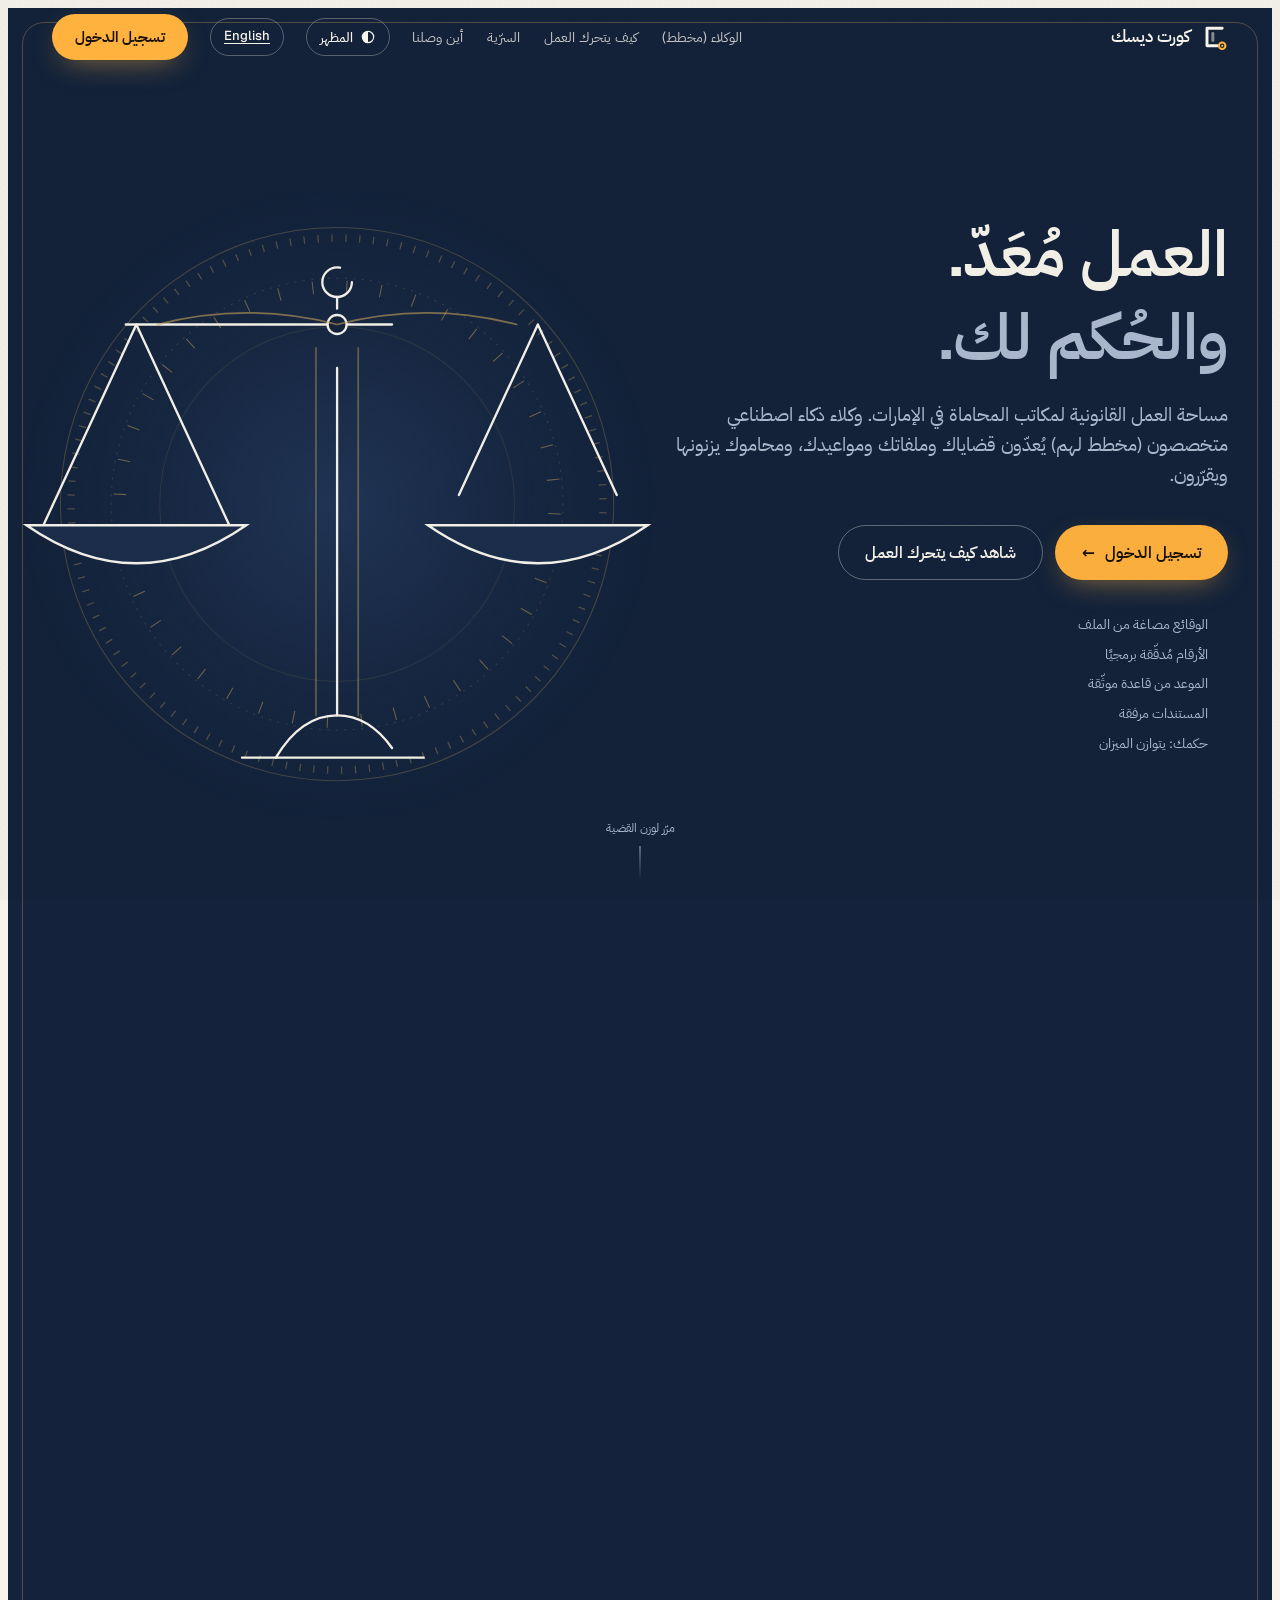
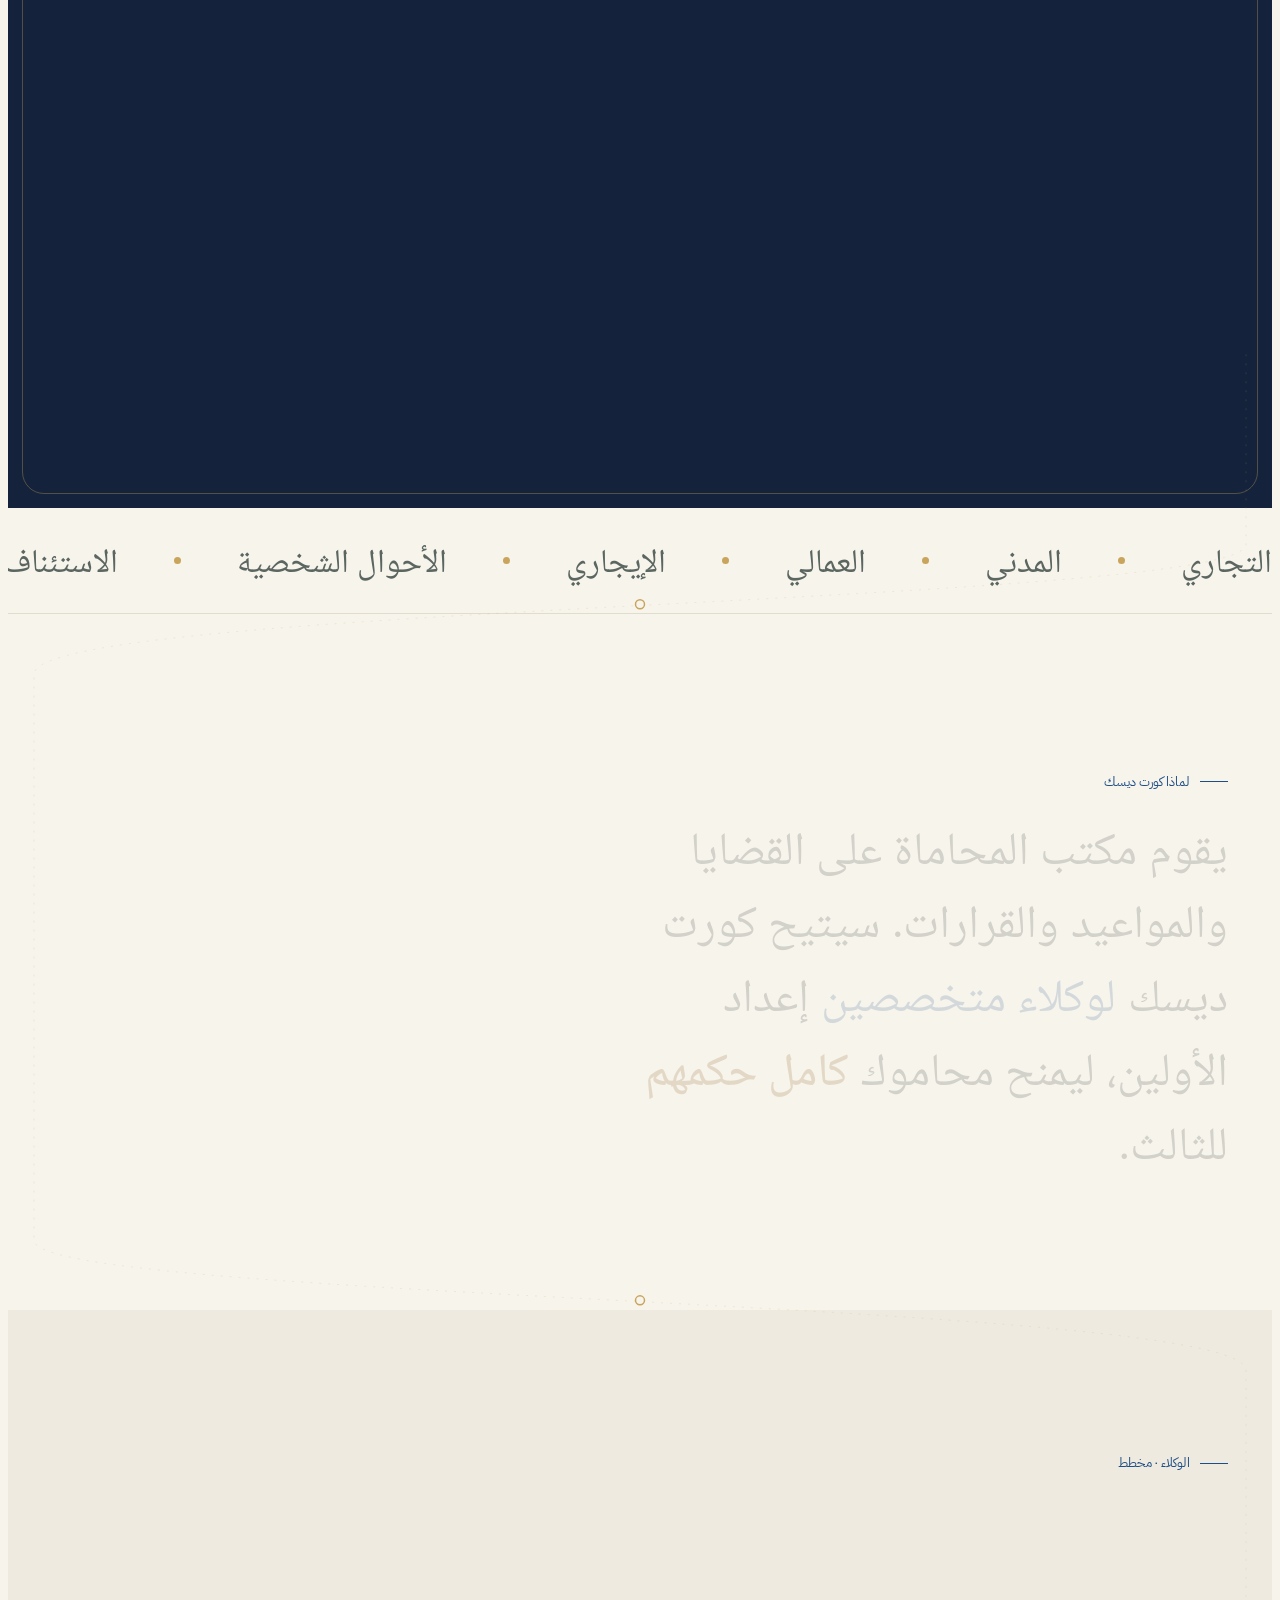
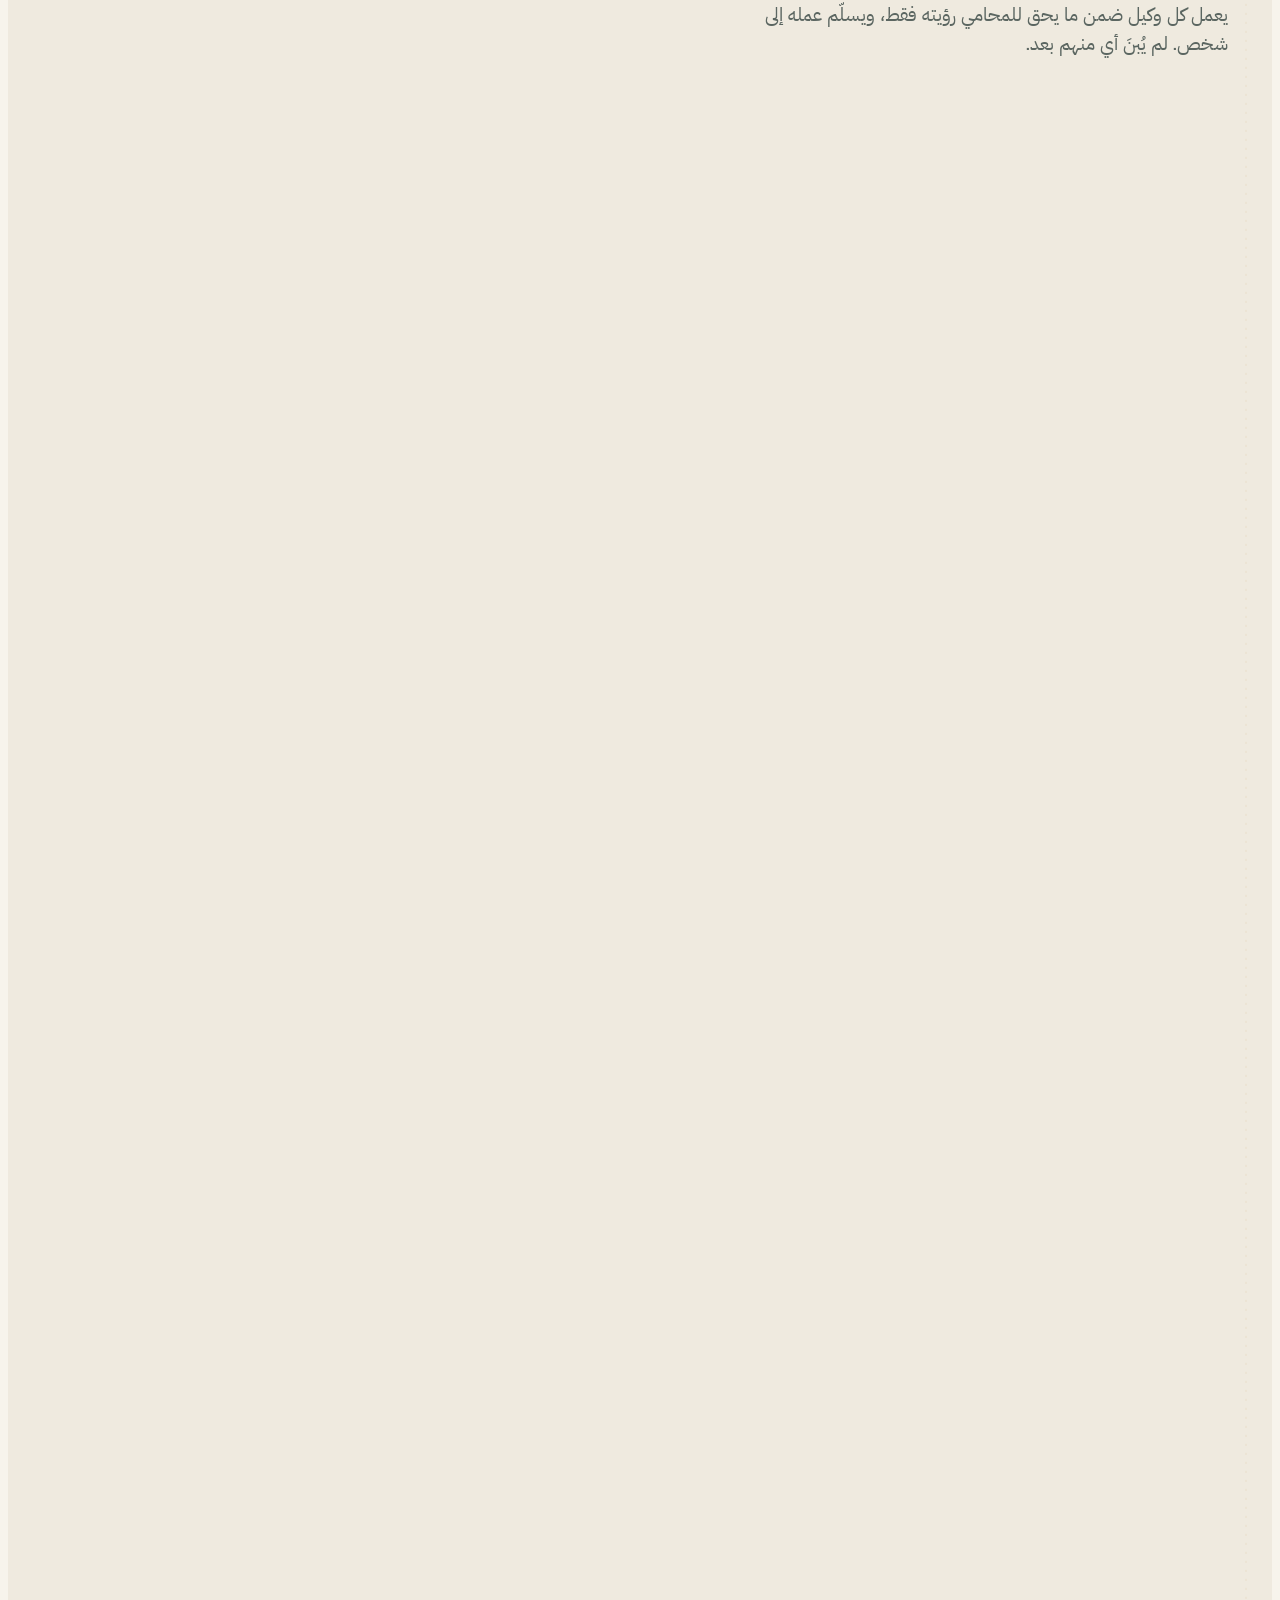
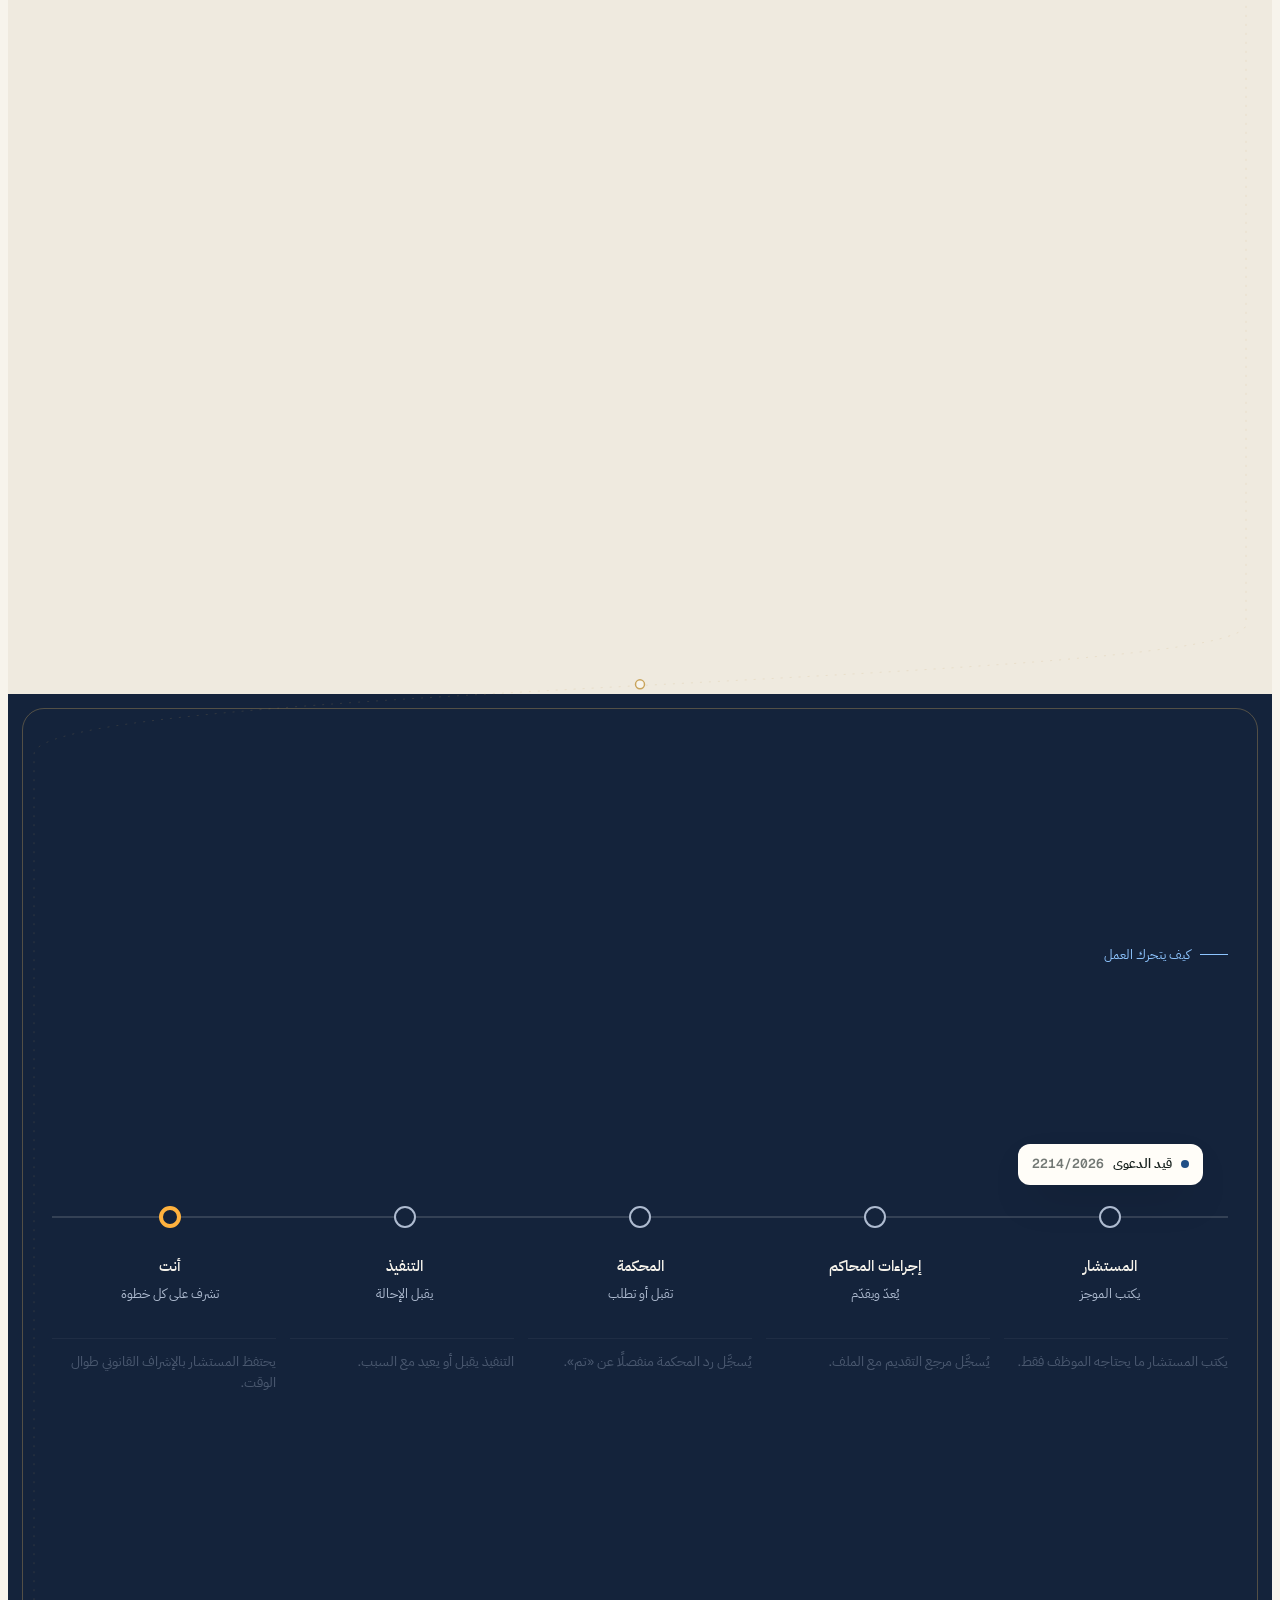
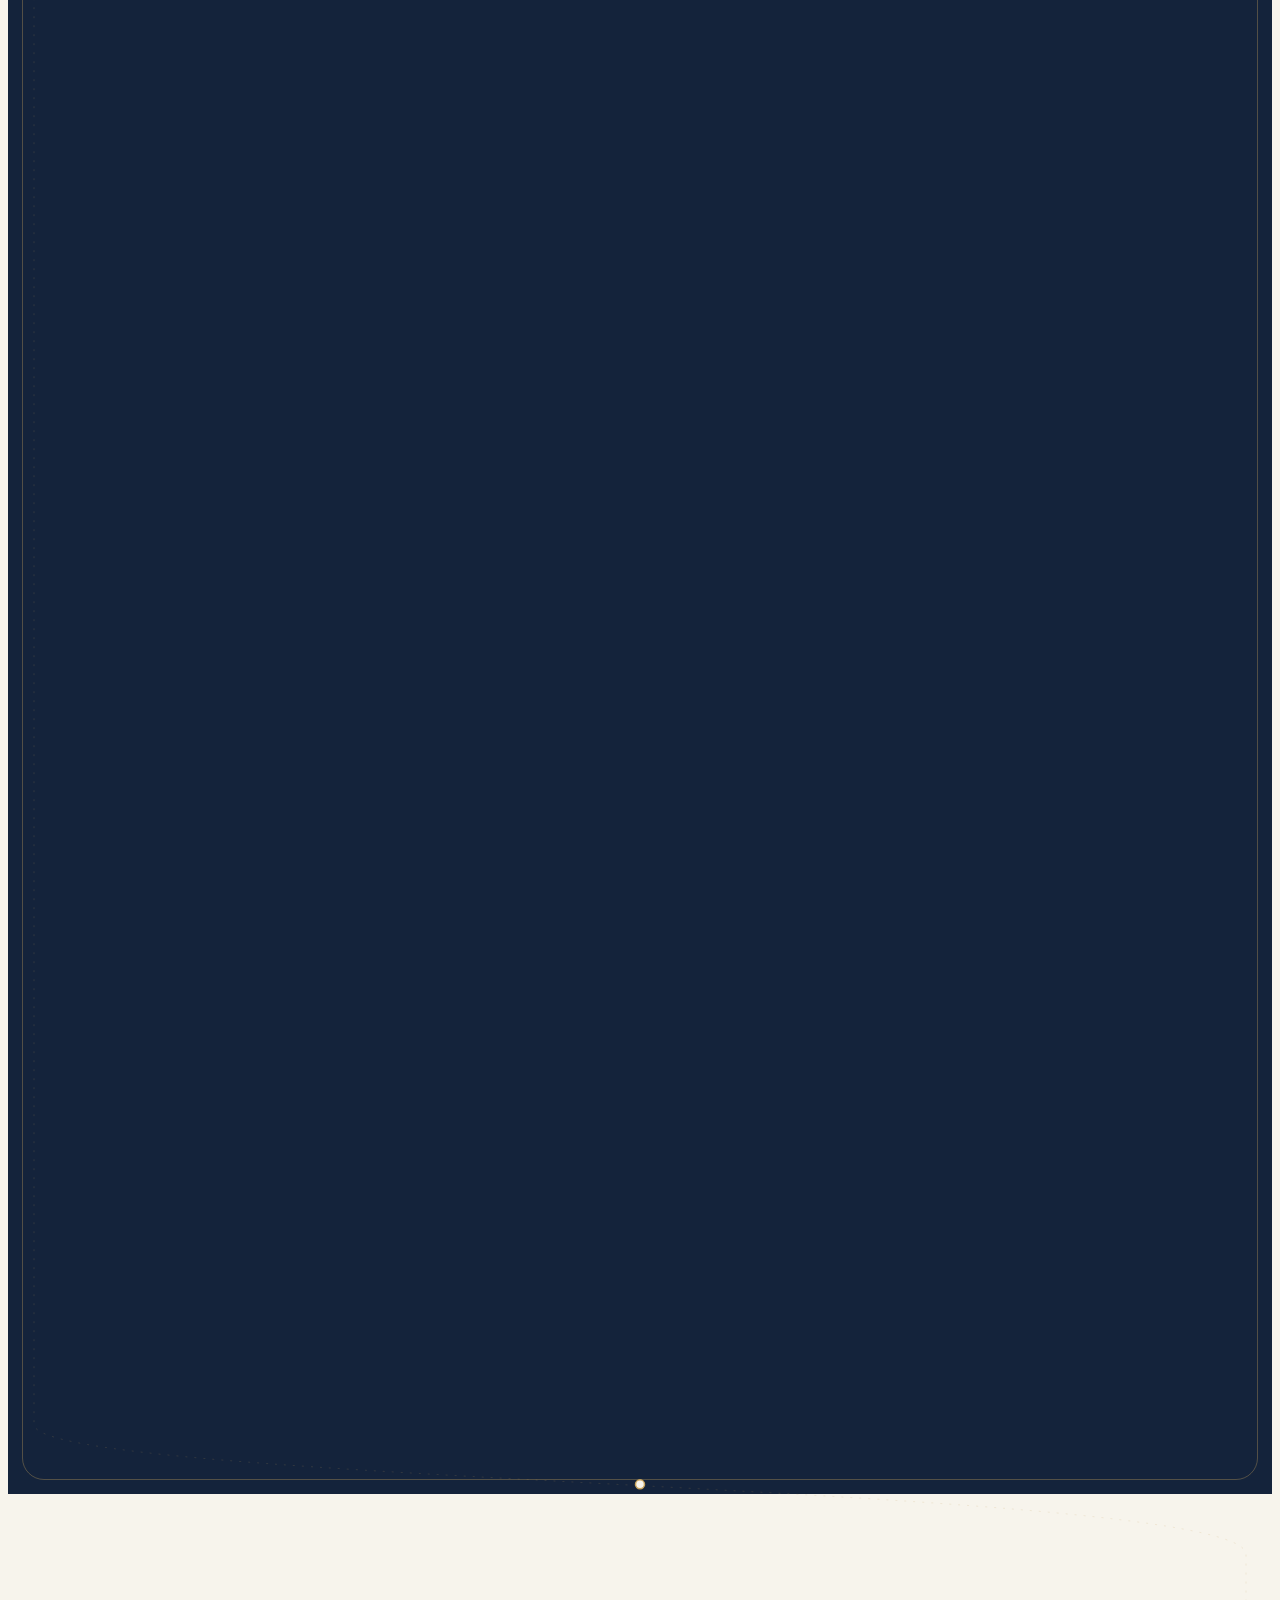
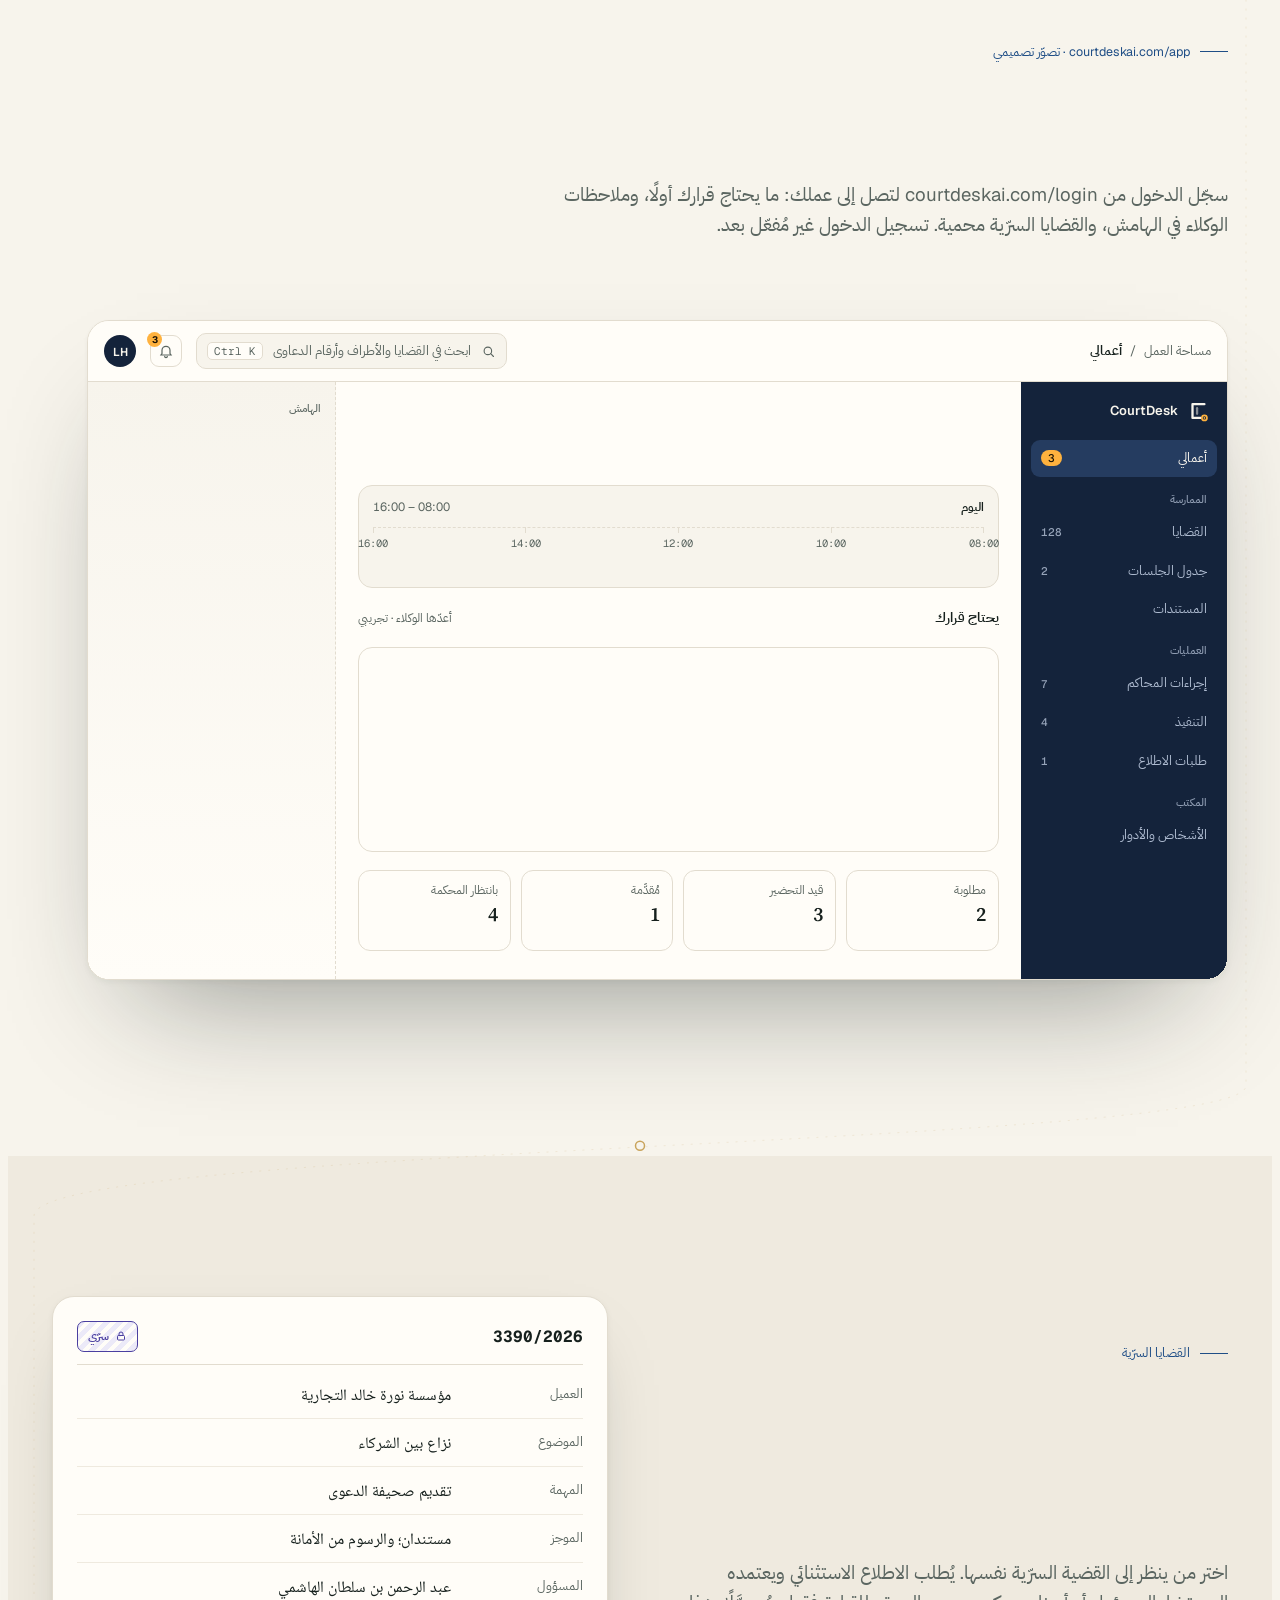
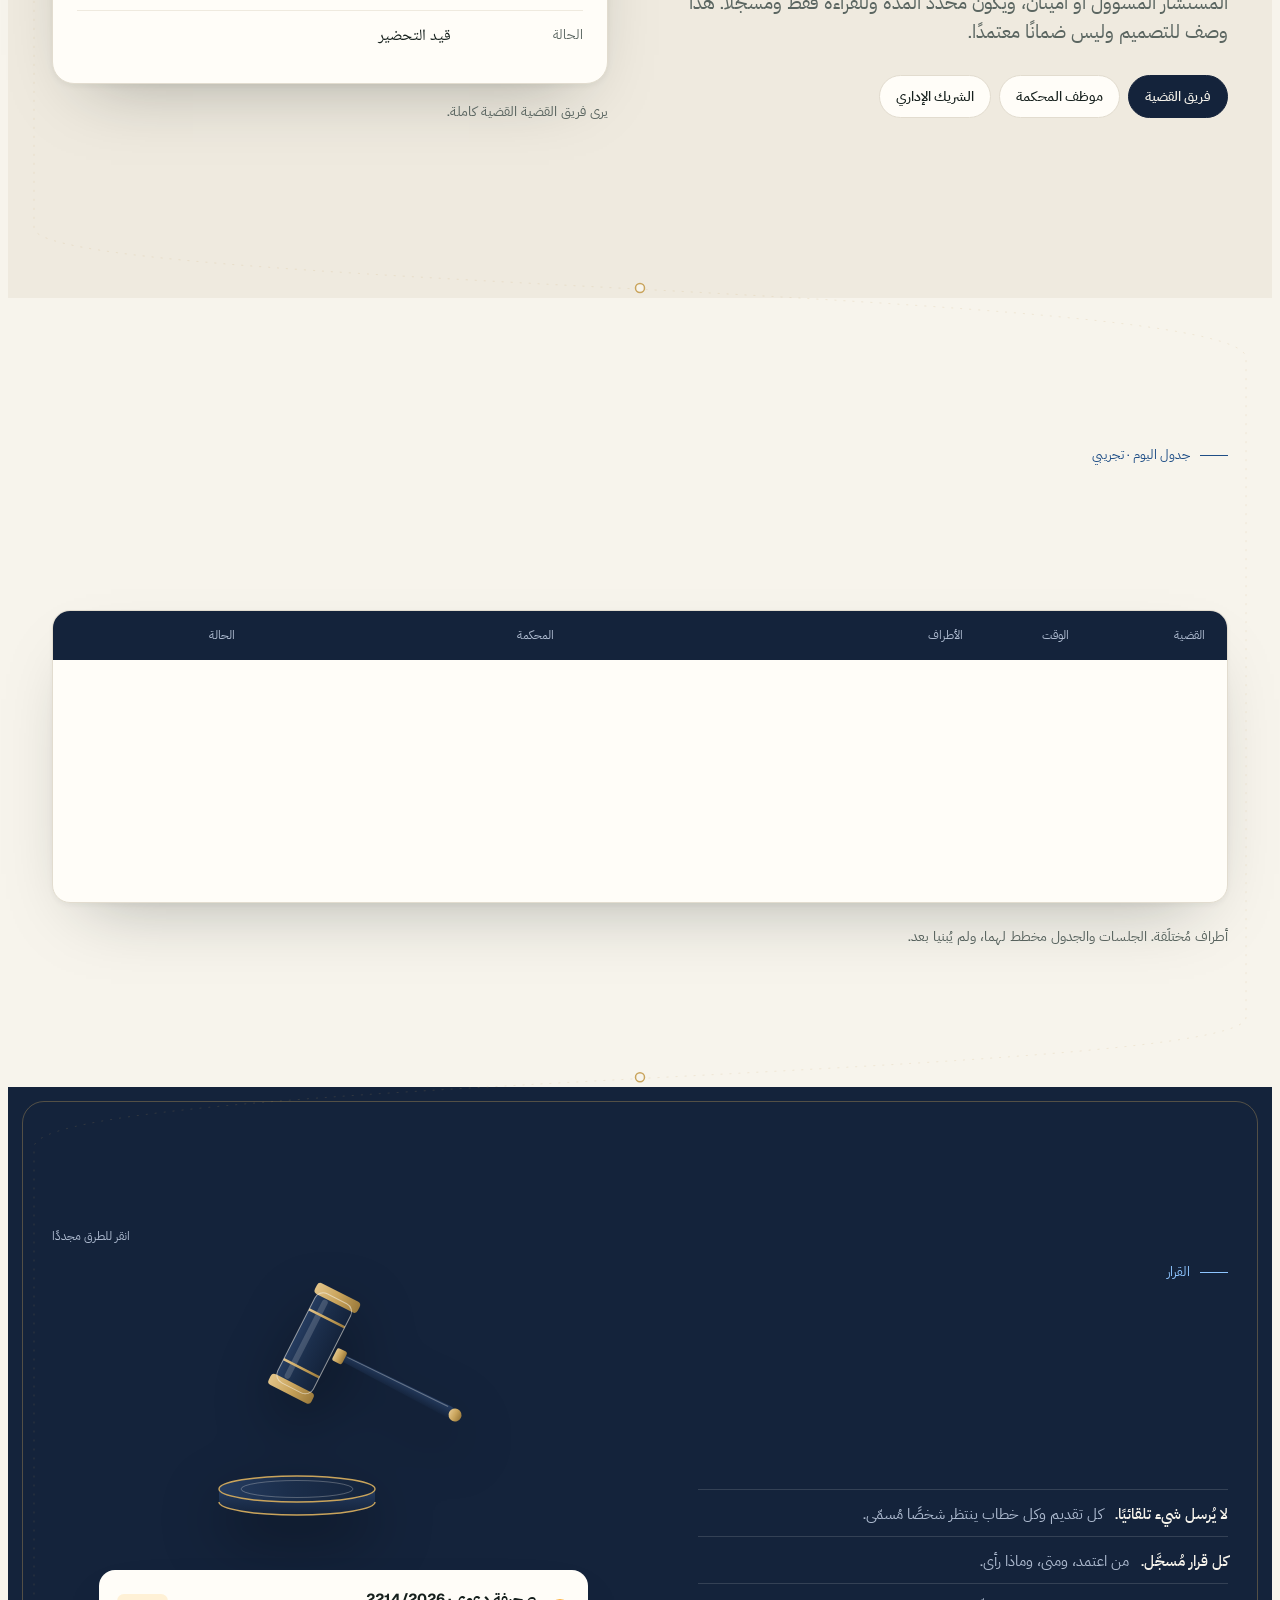
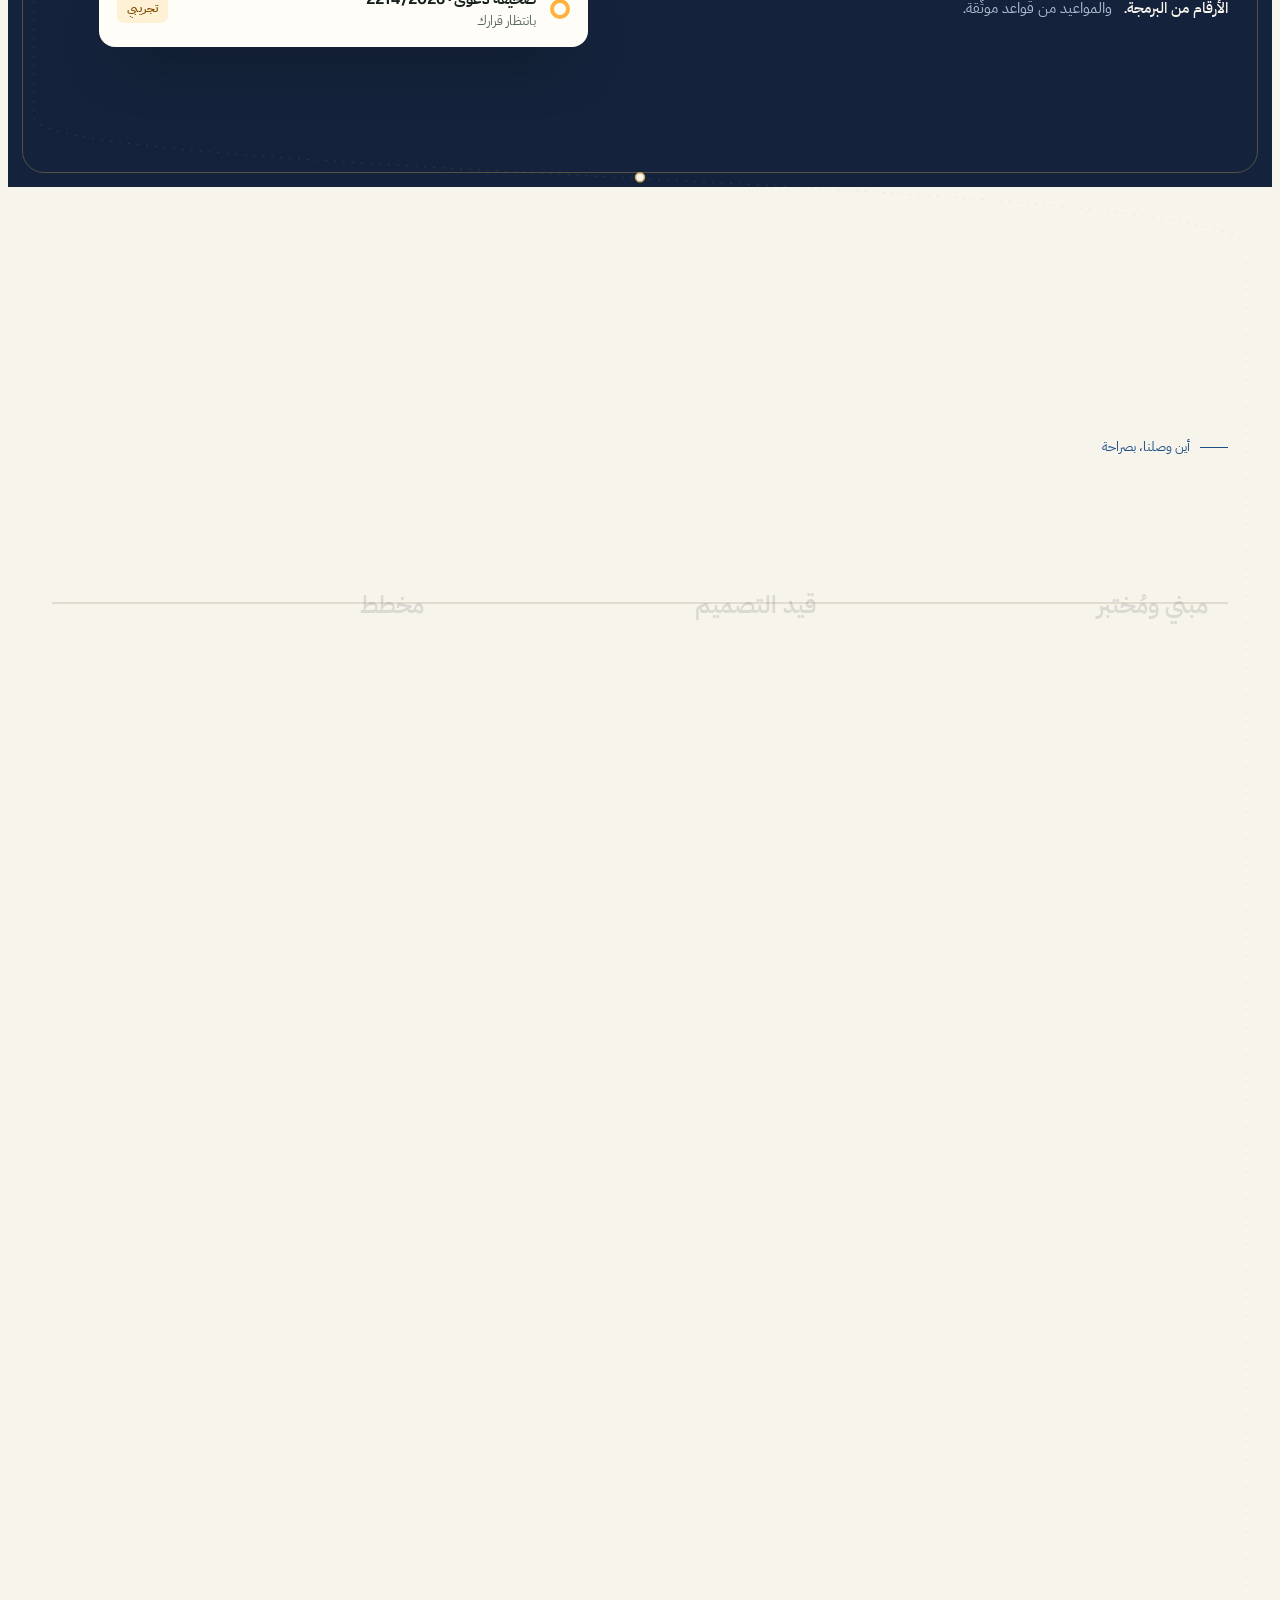
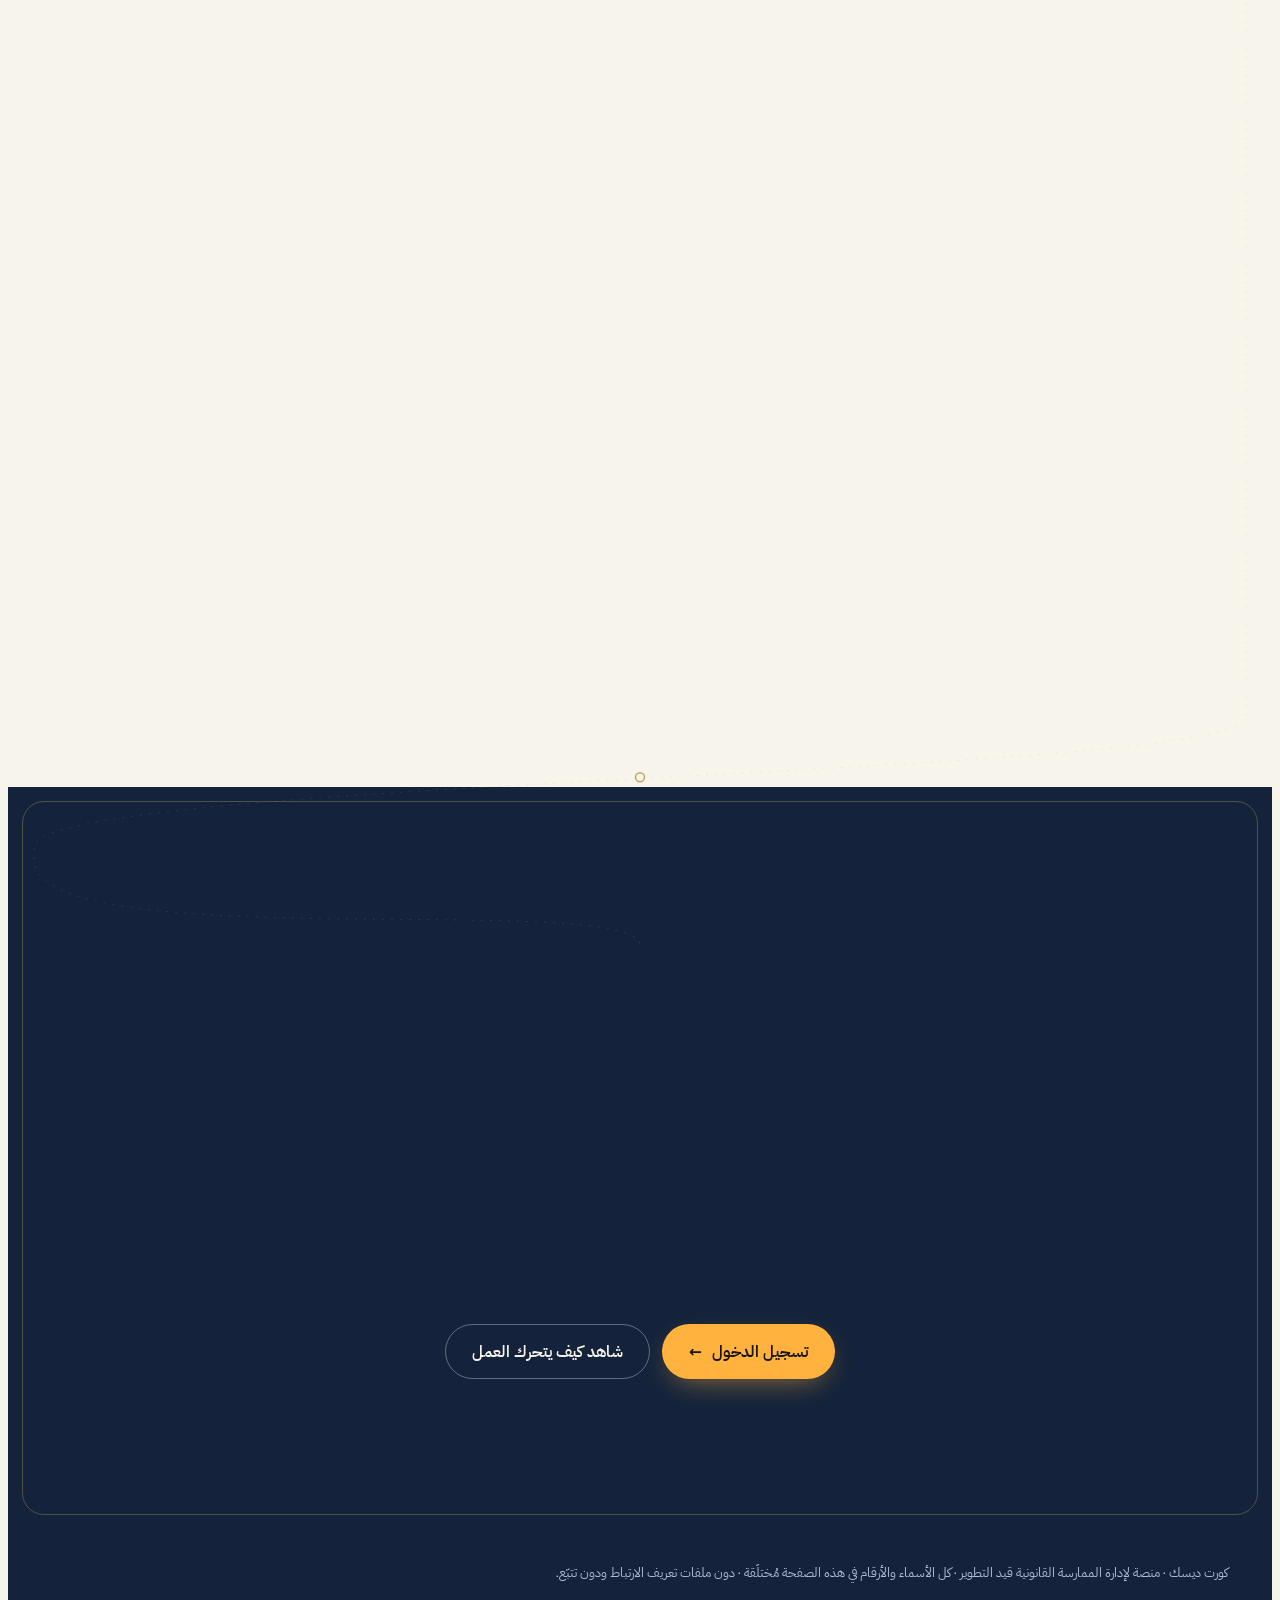
<file: ar/index.html>
<!doctype html>
<html lang="ar" dir="rtl" data-accent="navy" data-mode="light">
<head>
<meta charset="utf-8">
<meta name="viewport" content="width=device-width, initial-scale=1, viewport-fit=cover">
<meta http-equiv="Content-Security-Policy" content="default-src 'self'; script-src 'self'; style-src 'self'; img-src 'self' data:; font-src 'self'; connect-src 'none'; object-src 'none'; base-uri 'none'; form-action 'none'">
<meta name="referrer" content="no-referrer">
<title>كورت ديسك: الوكلاء يُعدّون، والمحامون يقررون</title>
<meta name="description" content="منصة لإدارة الممارسة القانونية لمكاتب المحاماة في الإمارات، قيد التطوير. وكلاء متخصصون يُعدّون العمل، والمحامون يراجعون ويقررون ويرسلون.">
<link rel="alternate" hreflang="en" href="../">
<link rel="icon" href="../assets/mark.svg" type="image/svg+xml">
<script src="../assets/appearance.js"></script>
<link rel="stylesheet" href="../assets/tokens.css">
<link rel="stylesheet" href="../assets/fonts.css">
<link rel="stylesheet" href="../assets/landing.css">
</head>
<body>
<div id="doc" data-lang="ar" dir="rtl">
<a class="skip" href="#main"><span data-l="ar">انتقل إلى المحتوى</span></a>

<svg width="0" height="0" aria-hidden="true" class="s1"><defs>
 <symbol id="mark" viewBox="0 0 48 48"><path d="M38 9H12v30h18" fill="none" stroke="currentColor" stroke-width="5" stroke-linecap="round" stroke-linejoin="round"/><path d="M22 18v12" fill="none" stroke="currentColor" stroke-width="5" stroke-linecap="round" opacity=".5"/><circle cx="38" cy="39" r="5.6" fill="none" stroke="#FFB23E" stroke-width="3.6"/><circle cx="38" cy="39" r="1.9" fill="#FFB23E"/></symbol>
 <symbol id="smark" viewBox="0 0 48 48"><path d="M38 9H10v15h28v15H12" fill="none" stroke="currentColor" stroke-width="6" stroke-linecap="round" stroke-linejoin="round"/></symbol>
 <symbol id="lock" viewBox="0 0 24 24"><rect x="5" y="11" width="14" height="9" rx="2" fill="none" stroke="currentColor" stroke-width="2"/><path d="M8 11V8a4 4 0 0 1 8 0v3" fill="none" stroke="currentColor" stroke-width="2" stroke-linecap="round"/></symbol>
</defs></svg>

<header class="bar dark" id="bar">
 <div class="wrap">
  <a class="lock" href="#main" aria-label="CourtDesk AI"><svg class="mk-anim mk-head" width="28" height="28" viewBox="0 0 48 48" aria-hidden="true"><path class="m-path" d="M38 9H12v30h18" fill="none" stroke="currentColor" stroke-width="5" stroke-linecap="round" stroke-linejoin="round"/><path class="m-rule" d="M22 18v12" fill="none" stroke="currentColor" stroke-width="5" stroke-linecap="round" opacity=".5"/><circle class="m-ring" cx="38" cy="39" r="5.6" fill="none" stroke="#FFB23E" stroke-width="3.6"/><circle class="m-dot" cx="38" cy="39" r="1.9" fill="#FFB23E"/></svg><span class="wm s2" data-l="ar">كورت ديسك</span></a>
  <nav class="nav" aria-label="Sections">
   <a href="#agents"><span data-l="ar">الوكلاء (مخطط)</span></a>
   <a href="#journey"><span data-l="ar">كيف يتحرك العمل</span></a>
   <a href="#confidential"><span data-l="ar">السرّية</span></a>
   <a href="#status"><span data-l="ar">أين وصلنا</span></a>
  </nav>
  <div class="appear" id="appear">
   <button class="seg ap-btn" id="appearBtn" type="button" aria-expanded="false" aria-controls="appearPanel"><svg width="16" height="16" viewBox="0 0 24 24" aria-hidden="true"><circle cx="12" cy="12" r="8.5" fill="none" stroke="currentColor" stroke-width="1.8"/><path d="M12 3.5a8.5 8.5 0 0 0 0 17z" fill="currentColor"/></svg><span data-l="ar">المظهر</span></button>
   <div class="ap-panel" id="appearPanel" hidden>
    <p class="ap-h" id="apThemeH"><span data-l="ar">اللون</span></p>
    <div class="ap-row" role="radiogroup" aria-labelledby="apThemeH">
     <button type="button" role="radio" data-accent="navy" class="sw-navy"><i></i><span data-l="ar">كحلي</span></button>
     <button type="button" role="radio" data-accent="slate" class="sw-slate"><i></i><span data-l="ar">رمادي أزرق</span></button>
     <button type="button" role="radio" data-accent="steel" class="sw-steel"><i></i><span data-l="ar">فولاذي</span></button>
     <button type="button" role="radio" data-accent="midnight" class="sw-midnight"><i></i><span data-l="ar">ليلي</span></button>
     <button type="button" role="radio" data-accent="dusk" class="sw-dusk"><i></i><span data-l="ar">غسقي</span></button>
    </div>
    <p class="ap-h" id="apModeH"><span data-l="ar">الوضع</span></p>
    <div class="ap-row ap-modes" role="radiogroup" aria-labelledby="apModeH">
     <button type="button" role="radio" data-mode="light"><span data-l="ar">فاتح</span></button>
     <button type="button" role="radio" data-mode="dark"><span data-l="ar">داكن</span></button>
     <button type="button" role="radio" data-mode="system"><span data-l="ar">حسب الجهاز</span></button>
    </div>
    <button type="button" class="ap-reset" id="apReset"><span data-l="ar">استعادة الافتراضي</span></button>
    <p class="ap-note"><span data-l="ar">يُحفظ في هذا المتصفح فقط. دون ملفات تعريف الارتباط.</span></p>
   </div>
  </div>
  <a class="seg" href="../" hreflang="en" lang="en" data-l="ar">English</a>
  <a class="btn btn-signin" href="../login/"><span data-l="ar">تسجيل الدخول</span></a>
 </div>
</header>

<main id="main">
<svg id="thread" aria-hidden="true"><path class="tg" id="threadGhost"/><path class="tp" id="threadPath"/><g id="knots"></g><circle class="glow" id="threadGlow" r="12"/><circle class="head" id="threadHead" r="4.5"/></svg>
<!-- ================= HERO: THE SCALES ================= -->
<section class="band hero" id="hero" aria-labelledby="h0">
 <div class="frame-line" aria-hidden="true"></div>
 <div class="hero-pin wrap">
  <div class="hero-grid">
   <div>
    <h1 class="d1" id="h0">
     
     <span data-l="ar"><span class="split">العمل مُعَدّ.</span><br><span class="soft l2"><span class="split">والحُكم</span> <span class="sig-wrap"><span class="split">لك.</span><svg viewBox="0 0 200 20" preserveAspectRatio="none" aria-hidden="true"><path class="sig" d="M198 14 C 160 4, 130 18, 90 9 S 30 6, 2 12" fill="none" stroke="#FFB23E" stroke-width="5" stroke-linecap="round"/></svg></span></span></span>
    </h1>
    <p class="lede"><span data-l="ar">مساحة العمل القانونية لمكاتب المحاماة في الإمارات. وكلاء ذكاء اصطناعي متخصصون (مخطط لهم) يُعدّون قضاياك وملفاتك ومواعيدك، ومحاموك يزنونها ويقرّرون.</span></p>
    <div class="hero-cta">
     <a class="btn btn-amber btn-lg" href="../login/"><span data-l="ar">تسجيل الدخول</span><span class="arr" aria-hidden="true">→</span></a>
     <a class="btn btn-ghost btn-lg" href="#journey"><span data-l="ar">شاهد كيف يتحرك العمل</span></a>
    </div>
    <div class="legend" id="legend">
     <div><i></i><span data-l="ar">الوقائع مصاغة من الملف</span></div>
     <div><i></i><span data-l="ar">الأرقام مُدقّقة برمجيًا</span></div>
     <div><i></i><span data-l="ar">الموعد من قاعدة موثّقة</span></div>
     <div><i></i><span data-l="ar">المستندات مرفقة</span></div>
     <div class="you"><i></i><span data-l="ar">حكمك: يتوازن الميزان</span></div>
    </div>
   </div>
   <svg class="scales" id="scales" viewBox="0 0 640 600" role="img" aria-label="Scales of justice: agents place prepared work on one pan, the lawyer's judgment on the other">
    <defs><radialGradient id="spot" cx="50%" cy="50%" r="50%"><stop offset="0" stop-color="var(--emerald-3)" stop-opacity=".9"/><stop offset=".6" stop-color="var(--emerald-3)" stop-opacity=".25"/><stop offset="1" stop-color="var(--emerald-3)" stop-opacity="0"/></radialGradient></defs>
    <g id="halo" aria-hidden="true">
     <circle cx="320" cy="320" r="300" fill="url(#spot)" id="spotC"/>
     <g id="ringA"><circle class="halo-c" cx="320" cy="320" r="262" opacity=".28"/><circle class="ticks" cx="320" cy="320" r="252" stroke-dasharray="1.2 11.98" opacity=".35"/></g>
     <g id="ringB"><circle class="halo-c" cx="320" cy="320" r="214" opacity=".18" stroke-dasharray="2 6"/><circle class="ticks s3" cx="320" cy="320" r="206" stroke-dasharray="1 31.35" opacity=".5"/></g>
     <circle class="halo-c" cx="320" cy="320" r="168" opacity=".12"/>
    </g>
    <path class="ln draw" d="M230 560 H410"/>
    <path class="ln draw" d="M262 560 C 280 530, 300 520, 320 520 C 340 520, 360 530, 378 560"/>
    <path class="ln draw" d="M320 520 V150"/>
    <path class="br draw" d="M300 520 V172 M340 520 V172" opacity=".45"/>
    <circle class="ln draw" cx="320" cy="110" r="14"/>
    <path class="ln draw" d="M320 124 V140"/>
    <g id="beam"><path class="ln draw" d="M120 150 H520"/><circle class="ln" cx="320" cy="150" r="9" fill="#0B3B33"/><path class="br" d="M150 150 Q 235 128 320 150 Q 405 128 490 150" opacity=".6"/></g>
    <g id="panL" transform="translate(130 150)">
     <path class="ln draw" d="M0 0 L-88 190 M0 0 L88 190"/>
     <path class="bowl" d="M-104 190 Q0 262 104 190 Z"/>
     <g id="loadL">
      <g class="chip"><g transform="translate(0 175)"><rect x="-72" y="-14" width="144" height="28" rx="8"/><circle class="dot" cx="-56" cy="0" r="4"/><text x="6" y="4" text-anchor="middle"><tspan data-l="ar">الوقائع</tspan></text></g></g>
      <g class="chip"><g transform="translate(0 145)"><rect x="-72" y="-14" width="144" height="28" rx="8"/><circle class="dot" cx="-56" cy="0" r="4"/><text x="6" y="4" text-anchor="middle"><tspan data-l="ar">الأرقام</tspan></text></g></g>
      <g class="chip"><g transform="translate(0 115)"><rect x="-72" y="-14" width="144" height="28" rx="8"/><circle class="dot" cx="-56" cy="0" r="4"/><text x="6" y="4" text-anchor="middle"><tspan data-l="ar">الموعد</tspan></text></g></g>
      <g class="chip"><g transform="translate(0 85)"><rect x="-72" y="-14" width="144" height="28" rx="8"/><circle class="dot" cx="-56" cy="0" r="4"/><text x="6" y="4" text-anchor="middle"><tspan data-l="ar">المستندات</tspan></text></g></g>
     </g>
    </g>
    <g id="panR" transform="translate(510 150)">
     <path class="ln draw" d="M0 0 L-88 190 M0 0 L88 190"/>
     <path class="bowl" d="M-104 190 Q0 262 104 190 Z"/>
     <g class="wt" id="weight"><circle class="o" cx="0" cy="159" r="26"/><circle class="i" cx="0" cy="159" r="10"/><text x="0" y="254" text-anchor="middle"><tspan data-l="ar">حكمك</tspan></text></g>
    </g>
   </svg>
  </div>
  <div class="scroll-cue" aria-hidden="true"><span data-l="ar">مرّر لوزن القضية</span><span class="l"></span></div>
 </div>
</section>

<div class="marquee" aria-label="Practice areas">
 <div class="mq" aria-hidden="true">
  
  
  <span data-l="ar">التجاري</span><span data-l="ar">المدني</span><span data-l="ar">العمالي</span><span data-l="ar">الإيجاري</span><span data-l="ar">الأحوال الشخصية</span><span data-l="ar">الاستئناف</span><span data-l="ar">التنفيذ</span><span data-l="ar">التحكيم</span><span data-l="ar">الاستشارات</span>
  <span data-l="ar">التجاري</span><span data-l="ar">المدني</span><span data-l="ar">العمالي</span><span data-l="ar">الإيجاري</span><span data-l="ar">الأحوال الشخصية</span><span data-l="ar">الاستئناف</span><span data-l="ar">التنفيذ</span><span data-l="ar">التحكيم</span><span data-l="ar">الاستشارات</span>
 </div>
</div>

<section class="statement" aria-label="What CourtDesk does">
 <div class="wrap">
  <span class="kick mono"><span data-l="ar">لماذا كورت ديسك</span></span>
  <div class="st-grid"><div>
  
  <p class="fill" data-l="ar">يقوم مكتب المحاماة على القضايا والمواعيد والقرارات. سيتيح كورت ديسك <em>لوكلاء متخصصين</em> إعداد الأولين، ليمنح محاموك <strong>كامل حكمهم</strong> للثالث.</p>
  </div>
  <div class="folios" id="folios" aria-hidden="true">
   <div class="folio"><span class="ic"><svg width="22" height="22" viewBox="0 0 24 24" fill="none" stroke="currentColor" stroke-width="1.8" stroke-linecap="round" stroke-linejoin="round"><path d="M3 7a2 2 0 0 1 2-2h4l2 2h8a2 2 0 0 1 2 2v8a2 2 0 0 1-2 2H5a2 2 0 0 1-2-2z"/></svg></span><span><h3><span data-l="ar">القضايا</span></h3><small><span data-l="ar">محفوظة ومُطابقة في مكان واحد</span></small></span><span class="ws"><span>IN</span><span>DR</span></span><span class="stamp"><span data-l="ar">مُعَدّ</span></span><span class="line"></span></div>
   <div class="folio"><span class="ic"><svg width="22" height="22" viewBox="0 0 24 24" fill="none" stroke="currentColor" stroke-width="1.8" stroke-linecap="round"><rect x="4" y="5" width="16" height="15" rx="2"/><path d="M4 10h16M9 3v4M15 3v4"/></svg></span><span><h3><span data-l="ar">المواعيد</span></h3><small><span data-l="ar">من قواعد موثّقة وقابلة للتصحيح</span></small></span><span class="ws"><span>DL</span><span>CO</span></span><span class="stamp"><span data-l="ar">مُعَدّ</span></span><span class="line"></span></div>
   <div class="folio yours"><span class="ic"><svg width="14" height="14" viewBox="0 0 14 14"><circle cx="7" cy="7" r="4" fill="#FFB23E"/></svg></span><span><h3><span data-l="ar">القرارات</span></h3><small><span data-l="ar">يتخذها دائمًا محامٍ مُسمّى</span></small></span><span></span><span class="stamp"><span data-l="ar">لك</span></span><span class="line"></span></div>
  </div>
  </div>
 </div>
</section>

<section class="agents" id="agents" aria-labelledby="h-ag">
 <div class="ag-pin">
  <div class="wrap ag-head">
   <div><span class="kick mono"><span data-l="ar">الوكلاء · مخطط</span></span><h2 class="d2" id="h-ag"><span data-l="ar">فريق من المتخصصين، <span class="it">لكلٍ مهمة واحدة.</span></span></h2></div>
   <p class="lede s4"><span data-l="ar">يعمل كل وكيل ضمن ما يحق للمحامي رؤيته فقط، ويسلّم عمله إلى شخص. لم يُبنَ أي منهم بعد.</span></p>
  </div>
  <div class="ag-track" id="agTrack">
   <article class="ag"><span class="st"><span data-l="ar">مخطط</span></span><span class="disc">IN</span><h3><span data-l="ar">الاستقبال</span></h3><p><span data-l="ar">يقرأ البريد والمستندات الواردة ويحفظها في القضية الصحيحة.</span></p><div class="sample"><span data-l="ar">«رد الإدارة المالية للعميل، حُفظ في القضية 2214/2026 مع 3 مرفقات.»</span></div></article>
   <article class="ag"><span class="st"><span data-l="ar">مخطط</span></span><span class="disc">DR</span><h3><span data-l="ar">الصياغة</span></h3><p><span data-l="ar">يُعدّ المسودات الأولى: صحف الدعاوى والمذكرات والمراسلات.</span></p><div class="sample"><span data-l="ar">«صحيفة دعوى، المسودة الأولى: الوقائع، الطلبات، المستندات.»</span></div></article>
   <article class="ag"><span class="st"><span data-l="ar">مخطط</span></span><span class="disc">FG</span><h3><span data-l="ar">الأرقام</span></h3><p><span data-l="ar">يجمع المبالغ. كل رقم يُحسب برمجيًا، لا بالنموذج.</span></p><div class="sample num"><span data-l="ar">«4 فواتير · 1,250,000 درهم · مطابقة للسجل.»</span></div></article>
   <article class="ag"><span class="st"><span data-l="ar">مخطط</span></span><span class="disc">DL</span><h3><span data-l="ar">المواعيد</span></h3><p><span data-l="ar">يحسب المواعيد من قواعد موثّقة خاصة بكل جهة فقط، وقابلة للتصحيح.</span></p><div class="sample"><span data-l="ar">«وُجد موعد التقديم. موسوم «يحتاج تحققًا» حتى يؤكده محامٍ.»</span></div></article>
   <article class="ag"><span class="st"><span data-l="ar">مخطط</span></span><span class="disc">CO</span><h3><span data-l="ar">إجراءات المحاكم</span></h3><p><span data-l="ar">يُعدّ مهام القيد والتقديم لموظفي المحاكم لديك.</span></p><div class="sample"><span data-l="ar">«مهمة القيد جاهزة: الموجز والرسوم ومستندان.»</span></div></article>
   <article class="ag"><span class="st"><span data-l="ar">مخطط</span></span><span class="disc">EX</span><h3><span data-l="ar">التنفيذ</span></h3><p><span data-l="ar">يتابع ملفات التنفيذ: الطلبات والأوامر والمبالغ المحصّلة.</span></p><div class="sample"><span data-l="ar">«أُعيدت الإحالة: النسخة المصدّقة من الحكم ناقصة.»</span></div></article>
   <article class="ag you"><span class="st"><span data-l="ar">دائمًا</span></span><span class="disc"><span data-l="ar">أنت</span></span><h3><span data-l="ar">المحامي يقرّر</span></h3><p><span data-l="ar">يعتمد أو يصحّح أو يعيد. لا يصل شيء إلى عميل أو محكمة دون شخص مُسمّى.</span></p><div class="sample"><span data-l="ar">«اعتُمد للتقديم · ل. حداد، شريكة.»</span></div></article>
   <article class="ag rule"><p><span data-l="ar">الوكلاء يصوغون ويقترحون، والبشر يعتمدون ويرسلون.</span></p></article>
  </div>
  <div class="wrap"><div class="ag-progress" aria-hidden="true"><i id="agBar"></i></div></div>
 </div>
</section>

<section class="band travel" id="journey" aria-labelledby="h-tr">
 <div class="frame-line" aria-hidden="true"></div>
 <div class="tr-pin wrap">
  <span class="kick mono"><span data-l="ar">كيف يتحرك العمل</span></span>
  <h2 class="d2" id="h-tr"><span data-l="ar">من المستشار إلى المحكمة، <span class="s5">ثم إلى التنفيذ.</span></span></h2>
  <div class="track">
   <div class="ln"></div><div class="fill" id="trFill"></div>
   <div class="token" id="token"><div class="tk"><i></i><span data-l="ar">قيد الدعوى</span><span class="num s6">2214/2026</span></div></div>
   <div class="sts">
    <div class="stn"><b><span data-l="ar">المستشار</span></b><span><span data-l="ar">يكتب الموجز</span></span></div>
    <div class="stn"><b><span data-l="ar">إجراءات المحاكم</span></b><span><span data-l="ar">يُعدّ ويقدّم</span></span></div>
    <div class="stn"><b><span data-l="ar">المحكمة</span></b><span><span data-l="ar">تقبل أو تطلب</span></span></div>
    <div class="stn"><b><span data-l="ar">التنفيذ</span></b><span><span data-l="ar">يقبل الإحالة</span></span></div>
    <div class="stn you"><b><span data-l="ar">أنت</span></b><span><span data-l="ar">تشرف على كل خطوة</span></span></div>
   </div>
  </div>
  <div class="tr-notes" id="trNotes">
   <div><span data-l="ar">يكتب المستشار ما يحتاجه الموظف فقط.</span></div>
   <div><span data-l="ar">يُسجَّل مرجع التقديم مع الملف.</span></div>
   <div><span data-l="ar">يُسجَّل رد المحكمة منفصلًا عن «تم».</span></div>
   <div><span data-l="ar">التنفيذ يقبل أو يعيد مع السبب.</span></div>
   <div><span data-l="ar">يحتفظ المستشار بالإشراف القانوني طوال الوقت.</span></div>
  </div>
 </div>
</section>

<section class="sec" id="workspace" aria-labelledby="h-ws">
 <div class="wrap">
  <span class="kick mono"><span data-l="ar">courtdeskai.com/app · تصوّر تصميمي</span></span>
  <h2 class="d2" id="h-ws"><span data-l="ar">مكتبك، <span class="it">مُعَدّ مسبقًا.</span></span></h2>
  <p class="lede"><span data-l="ar">سجّل الدخول من courtdeskai.com/login لتصل إلى عملك: ما يحتاج قرارك أولًا، وملاحظات الوكلاء في الهامش، والقضايا السرّية محمية. تسجيل الدخول غير مُفعّل بعد.</span></p>
  <div class="glimpse-stage" id="glimpse">
   <div class="layer l-app" id="lApp" data-depth="0.12">
    <div class="ap-top"><span class="crumb"><span data-l="ar">مساحة العمل</span> / <b><span data-l="ar">أعمالي</span></b></span>
     <span class="ap-search"><svg width="15" height="15" viewBox="0 0 24 24" fill="none" stroke="currentColor" stroke-width="1.8" stroke-linecap="round"><circle cx="11" cy="11" r="6"/><path d="M20 20l-4.5-4.5"/></svg><span data-l="ar">ابحث في القضايا والأطراف وأرقام الدعاوى</span><kbd>Ctrl K</kbd></span>
     <span class="ap-ic"><svg width="16" height="16" viewBox="0 0 24 24" fill="none" stroke="currentColor" stroke-width="1.8" stroke-linecap="round"><path d="M6 16V11a6 6 0 0 1 12 0v5l1.5 2h-15z"/><path d="M10 20a2 2 0 0 0 4 0"/></svg><span class="badge">3</span></span><span class="ap-av">LH</span></div>
    <div class="ap-body">
     <nav class="ap-nav" aria-label="Concept navigation"><span class="lg"><svg width="22" height="22" viewBox="0 0 48 48" aria-hidden="true"><use href="#mark"/></svg>CourtDesk</span>
      <span class="it2 on"><span data-l="ar">أعمالي</span><span class="c">3</span></span>
      <span class="grp"><span data-l="ar">الممارسة</span></span>
      <span class="it2"><span data-l="ar">القضايا</span><span class="c">128</span></span>
      <span class="it2"><span data-l="ar">جدول الجلسات</span><span class="c">2</span></span>
      <span class="it2"><span data-l="ar">المستندات</span></span>
      <span class="grp"><span data-l="ar">العمليات</span></span>
      <span class="it2"><span data-l="ar">إجراءات المحاكم</span><span class="c">7</span></span>
      <span class="it2"><span data-l="ar">التنفيذ</span><span class="c">4</span></span>
      <span class="it2"><span data-l="ar">طلبات الاطلاع</span><span class="c">1</span></span>
      <span class="grp"><span data-l="ar">المكتب</span></span>
      <span class="it2"><span data-l="ar">الأشخاص والأدوار</span></span>
     </nav>
     <div class="ap-main">
      <div class="ap-hello"><h4><span data-l="ar">صباح الخير، ليلى</span></h4><p><span data-l="ar">السبت 31 أكتوبر · 3 قرارات بانتظارك · جلستان اليوم</span></p></div>
      <div class="today"><div class="hd"><b><span data-l="ar">اليوم</span></b><span class="num">08:00 – 16:00</span></div>
       <div class="tl"><span class="tick s7">08:00</span><span class="tick s8">10:00</span><span class="tick s9">12:00</span><span class="tick s10">14:00</span><span class="tick s11">16:00</span>
        <span class="ev h s12"><span class="num s13">09:30</span> 2214/2026</span>
        <span class="ev d s14"><span data-l="ar">موعد التقديم</span></span>
        <span class="ev h s15"><span class="num s13">12:30</span> 0912/2026</span>
        <span class="now s16"></span></div></div>
      <div class="sec-h"><b><span data-l="ar">يحتاج قرارك</span></b><span><span data-l="ar">أعدّها الوكلاء · تجريبي</span></span></div>
      <div class="dq">
       <div class="dr"><span class="cn">2214/2026</span><span><b><span data-l="ar">اعتماد صحيفة الدعوى</span></b><small><span data-l="ar">صحراء للتجهيزات البحرية · الابتدائية</span></small></span><span class="by"><span>DR</span><span>FG</span><span>DL</span></span><span class="chip wait"><span data-l="ar">قرارك</span></span></div>
       <div class="dr"><span class="cn">0187/2025</span><span><b><span data-l="ar">إعادة إرسال الإحالة إلى التنفيذ</span></b><small><span data-l="ar">أُرفقت النسخة المصدّقة من الحكم</span></small></span><span class="by"><span>EX</span><span>IN</span></span><span class="chip ok"><span data-l="ar">مُعَدّ</span></span></div>
       <div class="dr"><span class="cn">3390/2026</span><span><b><span data-l="ar">طلب اطلاع استثنائي</span></b><small><span data-l="ar">٢٤ ساعة، للقراءة فقط · تغطية غياب</span></small></span><span class="by"><span>··</span></span><span class="chip conf"><svg width="12" height="12" aria-hidden="true"><use href="#lock"/></svg><span data-l="ar">سرّي</span></span></div>
      </div>
      <div class="pipe">
       <div><small><span data-l="ar">مطلوبة</span></small><b class="num">2</b><i class="s17"></i></div>
       <div><small><span data-l="ar">قيد التحضير</span></small><b class="num">3</b><i class="s18"></i></div>
       <div><small><span data-l="ar">مُقدَّمة</span></small><b class="num">1</b><i class="s19"></i></div>
       <div><small><span data-l="ar">بانتظار المحكمة</span></small><b class="num">4</b><i class="s20"></i></div>
      </div>
     </div>
     <aside class="ap-margin" aria-label="Agent notes"><span class="t"><span data-l="ar">الهامش</span></span>
      <div class="mn"><span class="dsc">FG</span><span><span data-l="ar">إجمالي 1,250,000 درهم يطابق 4 فواتير.</span><small><span data-l="ar">مُدقّق برمجيًا · وكيل مخطط</span></small></span></div>
      <div class="mn"><span class="dsc">DL</span><span><span data-l="ar">وُجد موعد التقديم. يرجى تأكيد التاريخ.</span><small><span data-l="ar">يحتاج تحققًا</span></small></span></div>
      <div class="mn"><span class="dsc">CO</span><span><span data-l="ar">مهمة القيد جاهزة لعمر ناصر.</span><small><span data-l="ar">إجراءات المحاكم</span></small></span></div>
      <div class="mn you"><span class="dsc"><span data-l="ar">أنت</span></span><span><span data-l="ar">3 قرارات بانتظارك.</span><small><span data-l="ar">لا يُرسل شيء دونك</span></small></span></div>
     </aside>
    </div>
   </div>
   <div class="layer l-toast" id="lToast" data-depth="0.4"><span class="dsc">CO</span><span><b><span data-l="ar">أُعدّت مهمة القيد</span></b><small><span data-l="ar">2214/2026 · الآن · وكيل مخطط</span></small></span></div>
   <div class="layer l-dec" id="lDec" data-depth="0.7"><span class="ring" aria-hidden="true"></span><span><b><span data-l="ar">اعتماد للتقديم؟</span></b><small><span data-l="ar">صحيفة دعوى · 2214/2026</span></small></span><span class="go"><span data-l="ar">مراجعة</span></span></div>
  </div>
 </div>
</section>

<section class="sec s21" id="confidential" aria-labelledby="h-cf">
 <div class="wrap conf-grid">
  <div>
   <span class="kick mono"><span data-l="ar">القضايا السرّية</span></span>
   <h2 class="d2" id="h-cf"><span data-l="ar">كل شخص يرى <span class="it">ما يسمح به دوره فقط.</span></span></h2>
   <p class="lede"><span data-l="ar">اختر من ينظر إلى القضية السرّية نفسها. يُطلب الاطلاع الاستثنائي ويعتمده المستشار المسؤول أو أمينان، ويكون محدد المدة وللقراءة فقط ومُسجَّلًا. هذا وصف للتصميم وليس ضمانًا معتمدًا.</span></p>
   <div class="who" role="group" aria-label="Who is looking">
    <button type="button" data-who="team" aria-pressed="true"><span data-l="ar">فريق القضية</span></button>
    <button type="button" data-who="clerk" aria-pressed="false"><span data-l="ar">موظف المحكمة</span></button>
    <button type="button" data-who="partner" aria-pressed="false"><span data-l="ar">الشريك الإداري</span></button>
   </div>
  </div>
  <div>
   <div class="case" id="case">
    <div class="hd"><b class="num s13">3390/2026</b><span class="chip conf"><svg width="12" height="12" aria-hidden="true"><use href="#lock"/></svg><span data-l="ar">سرّي</span></span></div>
    <div class="rw" data-vis="team"><span class="k"><span data-l="ar">العميل</span></span><span class="v"><span class="red"></span><span class="tx"><span data-l="ar">مؤسسة نورة خالد التجارية</span></span></span></div>
    <div class="rw" data-vis="team"><span class="k"><span data-l="ar">الموضوع</span></span><span class="v"><span class="red"></span><span class="tx"><span data-l="ar">نزاع بين الشركاء</span></span></span></div>
    <div class="rw" data-vis="team clerk"><span class="k"><span data-l="ar">المهمة</span></span><span class="v"><span class="red"></span><span class="tx"><span data-l="ar">تقديم صحيفة الدعوى</span></span></span></div>
    <div class="rw" data-vis="team clerk"><span class="k"><span data-l="ar">الموجز</span></span><span class="v"><span class="red"></span><span class="tx"><span data-l="ar">مستندان؛ والرسوم من الأمانة</span></span></span></div>
    <div class="rw" data-vis="team clerk partner"><span class="k"><span data-l="ar">المسؤول</span></span><span class="v"><span class="red"></span><span class="tx"><span data-l="ar">عبد الرحمن بن سلطان الهاشمي</span></span></span></div>
    <div class="rw" data-vis="team clerk partner"><span class="k"><span data-l="ar">الحالة</span></span><span class="v"><span class="red"></span><span class="tx"><span data-l="ar">قيد التحضير</span></span></span></div>
   </div>
   <p class="view-cap" id="viewCap"></p>
  </div>
 </div>
</section>

<section class="sec" aria-labelledby="h-rl">
 <div class="wrap">
  <span class="kick mono"><span data-l="ar">جدول اليوم · تجريبي</span></span>
  <h2 class="d2" id="h-rl"><span data-l="ar">كل جلسة وكل محكمة <span class="it">في جدول واحد.</span></span></h2>
  <div class="roll" id="roll" role="table" aria-label="Sample hearing roll">
   <div class="rh" role="row"><span role="columnheader"><span data-l="ar">القضية</span></span><span role="columnheader"><span data-l="ar">الوقت</span></span><span role="columnheader"><span data-l="ar">الأطراف</span></span><span role="columnheader"><span data-l="ar">المحكمة</span></span><span role="columnheader"><span data-l="ar">الحالة</span></span></div>
   <div class="rr" role="row"><span class="cn" role="cell">2214/2026</span><span class="tm" role="cell">09:30</span><span class="party" role="cell"><span data-l="ar">صحراء للتجهيزات البحرية ضد الواحة لخدمات السفن</span></span><span role="cell"><span data-l="ar">الابتدائية · تجاري</span></span><span class="chip ok" role="cell"><span data-l="ar">الموجز جاهز</span></span></div>
   <div class="rr" role="row"><span class="cn" role="cell">0187/2025</span><span class="tm" role="cell">10:15</span><span class="party" role="cell"><span data-l="ar">نورة خالد للتجارة ضد رمال للخدمات اللوجستية</span></span><span role="cell"><span data-l="ar">الاستئناف · مدني</span></span><span class="chip wait" role="cell"><span data-l="ar">يحتاج قرارك</span></span></div>
   <div class="rr c" role="row"><span class="cn" role="cell">3390/2026</span><span class="tm" role="cell">11:00</span><span class="party" role="cell"><span data-l="ar">محجوب</span></span><span role="cell"><span data-l="ar">الابتدائية · مدني</span></span><span class="chip conf" role="cell"><svg width="12" height="12" aria-hidden="true"><use href="#lock"/></svg><span data-l="ar">سرّي</span></span></div>
   <div class="rr" role="row"><span class="cn" role="cell">0912/2026</span><span class="tm" role="cell">12:30</span><span class="party" role="cell"><span data-l="ar">عبد الرحمن بن سلطان الهاشمي ضد بيت العقارية</span></span><span role="cell"><span data-l="ar">التنفيذ</span></span><span class="chip ok" role="cell"><span data-l="ar">تم تعيين المأمور</span></span></div>
  </div>
  <p class="lede s22"><span data-l="ar">أطراف مُختلَقة. الجلسات والجدول مخطط لهما، ولم يُبنيا بعد.</span></p>
 </div>
</section>

<section class="band sec" id="decide" aria-labelledby="h-dc">
 <div class="frame-line" aria-hidden="true"></div>
 <div class="wrap dec-grid">
  <div>
   <span class="kick mono"><span data-l="ar">القرار</span></span>
   <h2 class="d2" id="h-dc"><span data-l="ar">يُعدّه الوكلاء. <span class="s5">ويقرّره المحامي.</span></span></h2>
   <div class="aplist">
    <div><b><span data-l="ar">لا يُرسل شيء تلقائيًا.</span></b><span data-l="ar">كل تقديم وكل خطاب ينتظر شخصًا مُسمّى.</span></div>
    <div><b><span data-l="ar">كل قرار مُسجَّل.</span></b><span data-l="ar">من اعتمد، ومتى، وماذا رأى.</span></div>
    <div><b><span data-l="ar">الأرقام من البرمجة.</span></b><span data-l="ar">والمواعيد من قواعد موثّقة.</span></div>
   </div>
  </div>
  <div class="gavel-stage" id="gavelStage" role="button" tabindex="0" aria-label="Replay the gavel"><span class="gavel-hint"><span data-l="ar">انقر للطرق مجددًا</span></span>
   <svg class="gavel" viewBox="0 0 300 300" aria-hidden="true">
    <defs>
     <linearGradient id="gWood" x1="0" y1="0" x2="1" y2="0"><stop offset="0" stop-color="var(--emerald-3)"/><stop offset=".45" stop-color="var(--emerald-2)"/><stop offset="1" stop-color="var(--emerald)"/></linearGradient>
     <linearGradient id="gHandle" x1="0" y1="0" x2="0" y2="1"><stop offset="0" stop-color="var(--emerald-3)"/><stop offset="1" stop-color="var(--emerald)"/></linearGradient>
     <linearGradient id="gBrass" x1="0" y1="0" x2="1" y2="0"><stop offset="0" stop-color="#E2C489"/><stop offset=".5" stop-color="#C9A45C"/><stop offset="1" stop-color="#9C7B3C"/></linearGradient>
    </defs>
    <!-- sound block: a brass-rimmed disc -->
    <g id="gBlock">
    <path d="M26 252 V265 A78 13 0 0 0 182 265 V252" fill="url(#gHandle)"/>
    <path d="M26 265 A78 13 0 0 0 182 265" class="brasss"/>
    <ellipse cx="104" cy="252" rx="78" ry="13" fill="url(#gWood)"/>
    <ellipse cx="104" cy="252" rx="78" ry="13" class="brasss"/>
    <ellipse cx="104" cy="252" rx="56" ry="8.5" class="edge" opacity=".5"/>
    </g>
    <!-- the gavel: pivots at the end of its handle -->
    <g id="gavelG">
     <path d="M136 174.5 L256 172 Q268 178 256 184 L136 181.5 Z" fill="url(#gHandle)"/>
     <path d="M140 175.5 L252 173.6" class="edge" opacity=".6"/>
     <circle cx="262" cy="178" r="6.5" fill="url(#gBrass)"/>
     <rect x="127" y="171" width="11" height="14" rx="2.5" fill="url(#gBrass)"/>
     <rect x="84" y="128" width="40" height="100" rx="9" fill="url(#gWood)"/>
     <rect x="92" y="134" width="6" height="88" rx="3" class="hl"/>
     <rect x="80" y="121" width="48" height="12" rx="4" fill="url(#gBrass)"/>
     <rect x="80" y="223" width="48" height="12" rx="4" fill="url(#gBrass)"/>
     <path d="M84 150 H124 M84 206 H124" stroke="url(#gBrass)" stroke-width="2.5"/>
     <rect x="84" y="128" width="40" height="100" rx="9" class="edge"/>
    </g>
   </svg>
   <span class="ripple" id="ripple"></span><span class="ripple" id="ripple2"></span>
   <div class="approval"><span class="ring" id="apRing" aria-hidden="true"></span><span><b><span data-l="ar">صحيفة دعوى · 2214/2026</span></b><small id="apSub"><span data-l="ar">بانتظار قرارك</span></small></span><span class="chip wait" id="apChip"><span data-l="ar">تجريبي</span></span></div>
  </div>
 </div>
</section>

<section class="sec s23" id="status" aria-labelledby="h-st">
 <div class="wrap st-pin">
  <span class="kick mono"><span data-l="ar">أين وصلنا، بصراحة</span></span>
  <h2 class="d2" id="h-st"><span data-l="ar">ما بُني، وما صُمّم، <span class="it">وما هو مخطط.</span></span></h2>
  <div class="status3"><span class="s-prog" id="sProg"></span>
   <div><h3><i class="s24"></i><span data-l="ar">مبني ومُختبر</span></h3><ul><li><span data-l="ar">فصل بيانات كل مكتب</span></li><li><span data-l="ar">الأدوار والأقسام وفرق القضايا</span></li><li><span data-l="ar">القضايا السرّية والاطلاع الاستثنائي</span></li><li><span data-l="ar">مسارا قيد الدعاوى والإحالة إلى التنفيذ</span></li><li><span data-l="ar">لم يُنشر بعد</span></li></ul></div>
   <div><h3><i class="s25"></i><span data-l="ar">قيد التصميم</span></h3><ul><li><span data-l="ar">هذه الهوية والصفحة الرئيسية</span></li><li><span data-l="ar">شاشات مساحة العمل</span></li><li><span data-l="ar">تسجيل الدخول</span></li></ul></div>
   <div><h3><i class="s26"></i><span data-l="ar">مخطط</span></h3><ul><li><span data-l="ar">وكلاء الذكاء الاصطناعي المتخصصون</span></li><li><span data-l="ar">الجلسات والمواعيد والجدول</span></li><li><span data-l="ar">المستندات والمالية والبريد</span></li></ul></div>
  </div>
 </div>
</section>

<section class="band closing" id="closing" aria-labelledby="h-cl">
 <canvas id="orbit" aria-hidden="true"></canvas>
 <div class="frame-line" aria-hidden="true"></div>
 <div class="wrap">
  <svg class="mk-anim mk-big" width="84" height="84" viewBox="0 0 48 48" aria-hidden="true"><path class="m-path" d="M38 9H12v30h18" fill="none" stroke="currentColor" stroke-width="5" stroke-linecap="round" stroke-linejoin="round"/><path class="m-rule" d="M22 18v12" fill="none" stroke="currentColor" stroke-width="5" stroke-linecap="round" opacity=".5"/><circle class="m-ring" cx="38" cy="39" r="5.6" fill="none" stroke="#FFB23E" stroke-width="3.6"/><circle class="m-dot" cx="38" cy="39" r="1.9" fill="#FFB23E"/></svg>
  <h2 class="d1" id="h-cl"><span data-l="ar">أحضر حكمك. <span class="s5">ونحن نُعدّ الباقي.</span></span></h2>
  <div class="hero-cta"><a class="btn btn-amber btn-lg" href="../login/"><span data-l="ar">تسجيل الدخول</span><span class="arr" aria-hidden="true">→</span></a><a class="btn btn-ghost btn-lg" href="#journey"><span data-l="ar">شاهد كيف يتحرك العمل</span></a></div>
 </div>
</section>

</main>
<footer><div class="wrap"><span data-l="ar">كورت ديسك · منصة لإدارة الممارسة القانونية قيد التطوير · كل الأسماء والأرقام في هذه الصفحة مُختلَقة · دون ملفات تعريف الارتباط ودون تتبّع.</span></div></footer>
</div>

<script src="../assets/vendor/gsap.min.js"></script>
<script src="../assets/vendor/ScrollTrigger.min.js"></script>
<script src="../assets/vendor/lenis.min.js"></script>
<script src="../assets/landing.js"></script>
<script src="../assets/appearance-ui.js"></script>
</body>
</html>
</file>
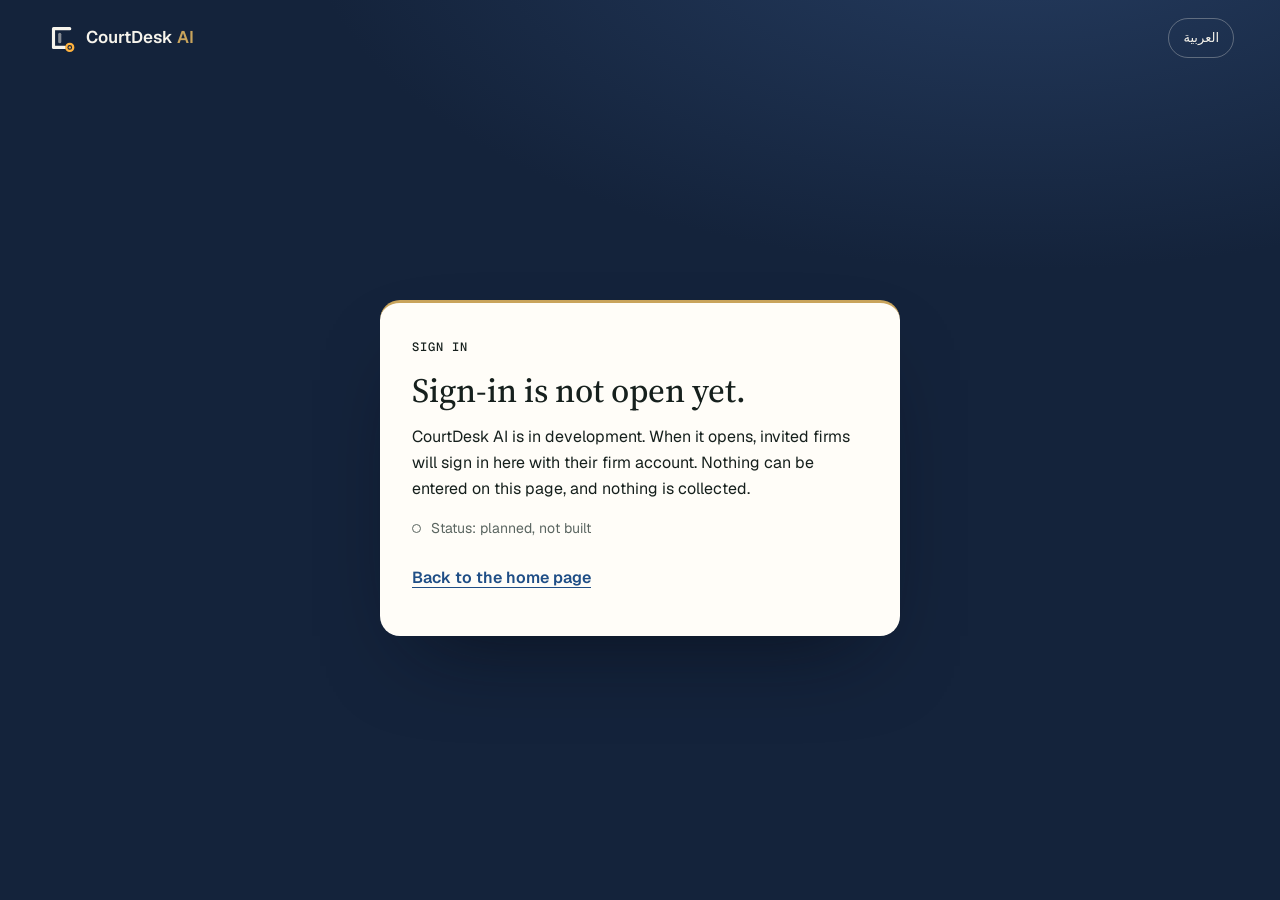
<file: login/index.html>
<!doctype html>
<html lang="en" dir="ltr" data-accent="navy" data-mode="light">
<head>
<meta charset="utf-8">
<meta name="viewport" content="width=device-width, initial-scale=1, viewport-fit=cover">
<meta http-equiv="Content-Security-Policy" content="default-src 'self'; script-src 'self'; style-src 'self'; img-src 'self' data:; font-src 'self'; connect-src 'none'; object-src 'none'; base-uri 'none'; form-action 'none'">
<meta name="referrer" content="no-referrer">
<title>Sign in · CourtDesk AI</title>
<meta name="description" content="A legal practice platform for UAE law firms, in development. Specialised agents prepare the work; lawyers review, decide and send.">
<link rel="alternate" hreflang="ar" href="../ar/login/">
<link rel="icon" href="../assets/mark.svg" type="image/svg+xml">
<script src="../assets/appearance.js"></script>
<link rel="stylesheet" href="../assets/tokens.css">
<link rel="stylesheet" href="../assets/fonts.css">
<link rel="stylesheet" href="../assets/login.css">
</head>
<body>
<div id="doc" data-lang="en" dir="ltr" class="lg-page">
<header class="lg-bar">
 <a class="lg-lock" href="../"><svg width="30" height="30" viewBox="0 0 48 48" aria-hidden="true"><path d="M38 9H12v30h18" fill="none" stroke="currentColor" stroke-width="5" stroke-linecap="round" stroke-linejoin="round"/><path d="M22 18v12" fill="none" stroke="currentColor" stroke-width="5" stroke-linecap="round" opacity=".5"/><circle cx="38" cy="39" r="5.6" fill="none" stroke="#FFB23E" stroke-width="3.6"/><circle cx="38" cy="39" r="1.9" fill="#FFB23E"/></svg><span data-l="en">CourtDesk <b>AI</b></span></a>
 <a class="lg-seg" href="../ar/login/" hreflang="ar" lang="ar" data-l="en">العربية</a>
</header>
<main class="lg-main" id="main">
 <section class="lg-card" aria-labelledby="lg-h">
  <p class="lg-kicker"><span data-l="en">Sign in</span></p>
  <h1 id="lg-h"><span data-l="en">Sign-in is not open yet.</span></h1>
  <p><span data-l="en">CourtDesk AI is in development. When it opens, invited firms will sign in here with their firm account. Nothing can be entered on this page, and nothing is collected.</span></p>
  <p class="lg-status"><i aria-hidden="true"></i><span data-l="en">Status: planned, not built</span></p>
  <a class="lg-back" href="../"><span data-l="en">Back to the home page</span></a>
 </section>
</main>
</div>
<script src="../assets/appearance-ui.js"></script>
</body>
</html>
</file>
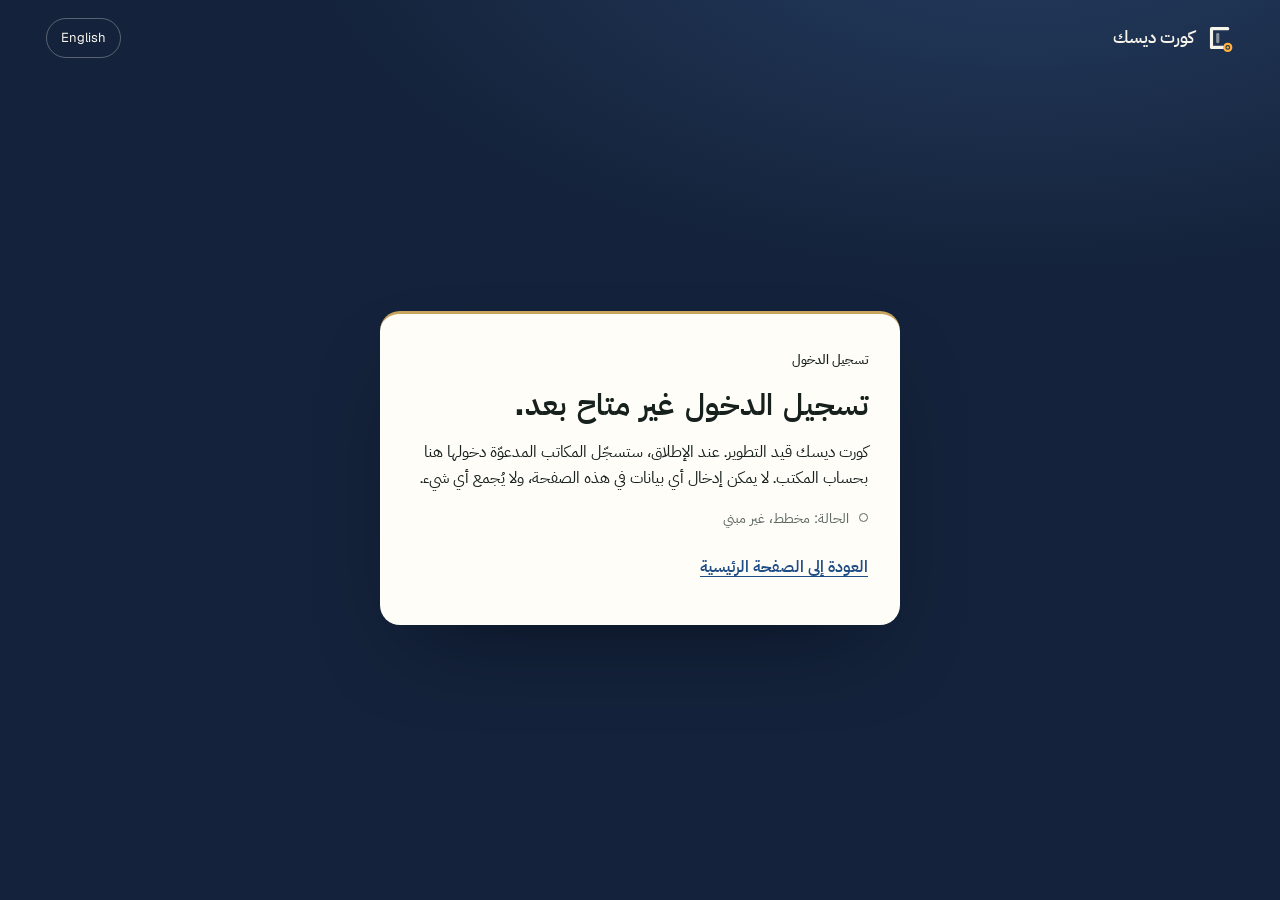
<file: ar/login/index.html>
<!doctype html>
<html lang="ar" dir="rtl" data-accent="navy" data-mode="light">
<head>
<meta charset="utf-8">
<meta name="viewport" content="width=device-width, initial-scale=1, viewport-fit=cover">
<meta http-equiv="Content-Security-Policy" content="default-src 'self'; script-src 'self'; style-src 'self'; img-src 'self' data:; font-src 'self'; connect-src 'none'; object-src 'none'; base-uri 'none'; form-action 'none'">
<meta name="referrer" content="no-referrer">
<title>تسجيل الدخول · كورت ديسك</title>
<meta name="description" content="منصة لإدارة الممارسة القانونية لمكاتب المحاماة في الإمارات، قيد التطوير. وكلاء متخصصون يُعدّون العمل، والمحامون يراجعون ويقررون ويرسلون.">
<link rel="alternate" hreflang="en" href="../../login/">
<link rel="icon" href="../../assets/mark.svg" type="image/svg+xml">
<script src="../../assets/appearance.js"></script>
<link rel="stylesheet" href="../../assets/tokens.css">
<link rel="stylesheet" href="../../assets/fonts.css">
<link rel="stylesheet" href="../../assets/login.css">
</head>
<body>
<div id="doc" data-lang="ar" dir="rtl" class="lg-page">
<header class="lg-bar">
 <a class="lg-lock" href="../../ar/"><svg width="30" height="30" viewBox="0 0 48 48" aria-hidden="true"><path d="M38 9H12v30h18" fill="none" stroke="currentColor" stroke-width="5" stroke-linecap="round" stroke-linejoin="round"/><path d="M22 18v12" fill="none" stroke="currentColor" stroke-width="5" stroke-linecap="round" opacity=".5"/><circle cx="38" cy="39" r="5.6" fill="none" stroke="#FFB23E" stroke-width="3.6"/><circle cx="38" cy="39" r="1.9" fill="#FFB23E"/></svg><span data-l="ar">كورت ديسك</span></a>
 <a class="lg-seg" href="../../login/" hreflang="en" lang="en" data-l="ar">English</a>
</header>
<main class="lg-main" id="main">
 <section class="lg-card" aria-labelledby="lg-h">
  <p class="lg-kicker"><span data-l="ar">تسجيل الدخول</span></p>
  <h1 id="lg-h"><span data-l="ar">تسجيل الدخول غير متاح بعد.</span></h1>
  <p><span data-l="ar">كورت ديسك قيد التطوير. عند الإطلاق، ستسجّل المكاتب المدعوّة دخولها هنا بحساب المكتب. لا يمكن إدخال أي بيانات في هذه الصفحة، ولا يُجمع أي شيء.</span></p>
  <p class="lg-status"><i aria-hidden="true"></i><span data-l="ar">الحالة: مخطط، غير مبني</span></p>
  <a class="lg-back" href="../../ar/"><span data-l="ar">العودة إلى الصفحة الرئيسية</span></a>
 </section>
</main>
</div>
<script src="../../assets/appearance-ui.js"></script>
</body>
</html>
</file>
<file: assets/tokens.css>
/* CourtDesk AI design tokens. GENERATED by web/tokens/build_tokens.py: do not edit.
   <html data-accent="navy|slate|steel|midnight|dusk" data-mode="light|dark|system">
   Brand, status and Confidential colours are fixed; only the accent follows a theme.
   Documents and exports use the light brand values and never follow the theme. */

:root {
  color-scheme: light;
  --cd-brand-navy: #14233B;
  --cd-brand-ivory: #F7F4EC;
  --cd-brand-brass: #C9A45C;
  --cd-brand-amber: #FFB23E;
  --cd-bg: #F7F4EC;
  --cd-bg-2: #EFEADF;
  --cd-card: #FFFDF8;
  --cd-ink: #16201D;
  --cd-muted: #5B6661;
  --cd-line: #E2DCCF;
  --cd-line-strong: #8C8578;
  --cd-brass: #C9A45C;
  --cd-brass-ink: #7A5E22;
  --cd-decide: #FFB23E;
  --cd-on-decide: #1A1204;
  --cd-decide-ink: #7E4C00;
  --cd-decide-soft: #FFF1D6;
  --cd-success: #1E6B45;
  --cd-success-soft: #E3F1E8;
  --cd-warning: #8A5300;
  --cd-warning-soft: #FBEFD9;
  --cd-danger: #A8261E;
  --cd-danger-soft: #F8E3E0;
  --cd-info: #255E8A;
  --cd-info-soft: #E2EDF6;
  --cd-confidential: #4A3FA0;
  --cd-confidential-soft: #ECEAF8;
  --cd-accent: #14233B;
  --cd-accent-2: #1B2E4B;
  --cd-accent-3: #253C60;
  --cd-on-accent-2: #AEBBD0;
  --cd-glow: #8EC5FF;
  --cd-accent-ink: #1F4E86;
  --cd-accent-soft: #E3EBF5;
  --cd-on-accent: #F7F4EC;
  --cd-primary: #14233B;
  --cd-on-primary: #F7F4EC;
  --cd-focus: #1F4E86;
}

:root[data-mode="dark"] {
  color-scheme: dark;
  --cd-bg: #111A27;
  --cd-bg-2: #162131;
  --cd-card: #1B273A;
  --cd-ink: #ECEFF3;
  --cd-muted: #A3AEBD;
  --cd-line: #2B3A52;
  --cd-line-strong: #6B7A90;
  --cd-brass: #D4B273;
  --cd-brass-ink: #E2C48A;
  --cd-decide: #FFB23E;
  --cd-on-decide: #1A1204;
  --cd-decide-ink: #FFC566;
  --cd-decide-soft: #3A2C14;
  --cd-success: #6FD39A;
  --cd-success-soft: #16352A;
  --cd-warning: #F0B44C;
  --cd-warning-soft: #3A2C14;
  --cd-danger: #FF8A7A;
  --cd-danger-soft: #40211F;
  --cd-info: #8CC2F2;
  --cd-info-soft: #17304A;
  --cd-confidential: #C3B8FF;
  --cd-confidential-soft: #2A2550;
  --cd-accent: #14233B;
  --cd-accent-2: #1B2E4B;
  --cd-accent-3: #253C60;
  --cd-on-accent-2: #AEBBD0;
  --cd-glow: #8EC5FF;
  --cd-accent-ink: #8EC5FF;
  --cd-accent-soft: #1C3354;
  --cd-on-accent: #F7F4EC;
  --cd-primary: #8EC5FF;
  --cd-on-primary: #0E1A2D;
  --cd-focus: #8EC5FF;
}

:root[data-accent="slate"] {
  --cd-accent: #26313D;
  --cd-accent-2: #303D4B;
  --cd-accent-3: #3B4A5B;
  --cd-on-accent-2: #B4BEC9;
  --cd-glow: #9FD3E0;
  --cd-accent-ink: #2F5B6E;
  --cd-accent-soft: #E2ECEF;
  --cd-on-accent: #F7F4EC;
  --cd-primary: #26313D;
  --cd-on-primary: #F7F4EC;
  --cd-focus: #2F5B6E;
}

:root[data-mode="dark"][data-accent="slate"] {
  --cd-accent: #222C37;
  --cd-accent-2: #2C3845;
  --cd-accent-3: #374555;
  --cd-on-accent-2: #B4BEC9;
  --cd-glow: #9FD3E0;
  --cd-accent-ink: #9FD3E0;
  --cd-accent-soft: #1E3640;
  --cd-on-accent: #F7F4EC;
  --cd-primary: #9FD3E0;
  --cd-on-primary: #0E1A2D;
  --cd-focus: #9FD3E0;
}

:root[data-accent="steel"] {
  --cd-accent: #1F3247;
  --cd-accent-2: #273D55;
  --cd-accent-3: #324B66;
  --cd-on-accent-2: #B3C0D0;
  --cd-glow: #97C6F2;
  --cd-accent-ink: #28507A;
  --cd-accent-soft: #E3EBF3;
  --cd-on-accent: #F7F4EC;
  --cd-primary: #1F3247;
  --cd-on-primary: #F7F4EC;
  --cd-focus: #28507A;
}

:root[data-mode="dark"][data-accent="steel"] {
  --cd-accent: #1C2E42;
  --cd-accent-2: #253A51;
  --cd-accent-3: #304862;
  --cd-on-accent-2: #B3C0D0;
  --cd-glow: #97C6F2;
  --cd-accent-ink: #97C6F2;
  --cd-accent-soft: #1D3450;
  --cd-on-accent: #F7F4EC;
  --cd-primary: #97C6F2;
  --cd-on-primary: #0E1A2D;
  --cd-focus: #97C6F2;
}

:root[data-accent="midnight"] {
  --cd-accent: #101C30;
  --cd-accent-2: #172741;
  --cd-accent-3: #203452;
  --cd-on-accent-2: #A7B3C8;
  --cd-glow: #8DBEFF;
  --cd-accent-ink: #1E3F70;
  --cd-accent-soft: #E1E8F3;
  --cd-on-accent: #F7F4EC;
  --cd-primary: #101C30;
  --cd-on-primary: #F7F4EC;
  --cd-focus: #1E3F70;
}

:root[data-mode="dark"][data-accent="midnight"] {
  --cd-accent: #0E1A2D;
  --cd-accent-2: #16253D;
  --cd-accent-3: #1F324F;
  --cd-on-accent-2: #A7B3C8;
  --cd-glow: #8DBEFF;
  --cd-accent-ink: #8DBEFF;
  --cd-accent-soft: #1A2F52;
  --cd-on-accent: #F7F4EC;
  --cd-primary: #8DBEFF;
  --cd-on-primary: #0E1A2D;
  --cd-focus: #8DBEFF;
}

:root[data-accent="dusk"] {
  --cd-accent: #24395C;
  --cd-accent-2: #2C456C;
  --cd-accent-3: #37547F;
  --cd-on-accent-2: #BAC6DA;
  --cd-glow: #A3C4FF;
  --cd-accent-ink: #2A4C80;
  --cd-accent-soft: #E3EAF5;
  --cd-on-accent: #F7F4EC;
  --cd-primary: #24395C;
  --cd-on-primary: #F7F4EC;
  --cd-focus: #2A4C80;
}

:root[data-mode="dark"][data-accent="dusk"] {
  --cd-accent: #22365A;
  --cd-accent-2: #2A4269;
  --cd-accent-3: #35517C;
  --cd-on-accent-2: #BAC6DA;
  --cd-glow: #A3C4FF;
  --cd-accent-ink: #A3C4FF;
  --cd-accent-soft: #213A63;
  --cd-on-accent: #F7F4EC;
  --cd-primary: #A3C4FF;
  --cd-on-primary: #0E1A2D;
  --cd-focus: #A3C4FF;
}

@media (prefers-color-scheme: dark) {
  :root[data-mode="system"] {
    color-scheme: dark;
    --cd-bg: #111A27;
    --cd-bg-2: #162131;
    --cd-card: #1B273A;
    --cd-ink: #ECEFF3;
    --cd-muted: #A3AEBD;
    --cd-line: #2B3A52;
    --cd-line-strong: #6B7A90;
    --cd-brass: #D4B273;
    --cd-brass-ink: #E2C48A;
    --cd-decide: #FFB23E;
    --cd-on-decide: #1A1204;
    --cd-decide-ink: #FFC566;
    --cd-decide-soft: #3A2C14;
    --cd-success: #6FD39A;
    --cd-success-soft: #16352A;
    --cd-warning: #F0B44C;
    --cd-warning-soft: #3A2C14;
    --cd-danger: #FF8A7A;
    --cd-danger-soft: #40211F;
    --cd-info: #8CC2F2;
    --cd-info-soft: #17304A;
    --cd-confidential: #C3B8FF;
    --cd-confidential-soft: #2A2550;
    --cd-accent: #14233B;
    --cd-accent-2: #1B2E4B;
    --cd-accent-3: #253C60;
    --cd-on-accent-2: #AEBBD0;
    --cd-glow: #8EC5FF;
    --cd-accent-ink: #8EC5FF;
    --cd-accent-soft: #1C3354;
    --cd-on-accent: #F7F4EC;
    --cd-primary: #8EC5FF;
    --cd-on-primary: #0E1A2D;
    --cd-focus: #8EC5FF;
  }
  :root[data-mode="system"][data-accent="slate"] {
    --cd-accent: #222C37;
    --cd-accent-2: #2C3845;
    --cd-accent-3: #374555;
    --cd-on-accent-2: #B4BEC9;
    --cd-glow: #9FD3E0;
    --cd-accent-ink: #9FD3E0;
    --cd-accent-soft: #1E3640;
    --cd-on-accent: #F7F4EC;
    --cd-primary: #9FD3E0;
    --cd-on-primary: #0E1A2D;
    --cd-focus: #9FD3E0;
  }
  :root[data-mode="system"][data-accent="steel"] {
    --cd-accent: #1C2E42;
    --cd-accent-2: #253A51;
    --cd-accent-3: #304862;
    --cd-on-accent-2: #B3C0D0;
    --cd-glow: #97C6F2;
    --cd-accent-ink: #97C6F2;
    --cd-accent-soft: #1D3450;
    --cd-on-accent: #F7F4EC;
    --cd-primary: #97C6F2;
    --cd-on-primary: #0E1A2D;
    --cd-focus: #97C6F2;
  }
  :root[data-mode="system"][data-accent="midnight"] {
    --cd-accent: #0E1A2D;
    --cd-accent-2: #16253D;
    --cd-accent-3: #1F324F;
    --cd-on-accent-2: #A7B3C8;
    --cd-glow: #8DBEFF;
    --cd-accent-ink: #8DBEFF;
    --cd-accent-soft: #1A2F52;
    --cd-on-accent: #F7F4EC;
    --cd-primary: #8DBEFF;
    --cd-on-primary: #0E1A2D;
    --cd-focus: #8DBEFF;
  }
  :root[data-mode="system"][data-accent="dusk"] {
    --cd-accent: #22365A;
    --cd-accent-2: #2A4269;
    --cd-accent-3: #35517C;
    --cd-on-accent-2: #BAC6DA;
    --cd-glow: #A3C4FF;
    --cd-accent-ink: #A3C4FF;
    --cd-accent-soft: #213A63;
    --cd-on-accent: #F7F4EC;
    --cd-primary: #A3C4FF;
    --cd-on-primary: #0E1A2D;
    --cd-focus: #A3C4FF;
  }
}

/* Documents, prints and exports: always the light brand values. */
@media print {
  :root, :root[data-mode] { color-scheme: light; }
}
</file>
<file: assets/fonts.css>
/* Self-hosted fonts (SIL Open Font License 1.1; see web/THIRD-PARTY-LICENSES.md).
   No request leaves the site. */
@font-face{font-family:"Geist";src:url("fonts/geist-latin-wght-normal.woff2") format("woff2");font-weight:100 900;font-style:normal;font-display:swap}
@font-face{font-family:"Geist Mono";src:url("fonts/geist-mono-latin-wght-normal.woff2") format("woff2");font-weight:100 900;font-style:normal;font-display:swap}
@font-face{font-family:"Source Serif 4";src:url("fonts/source-serif-4-latin-opsz-normal.woff2") format("woff2");font-weight:200 900;font-style:normal;font-display:swap}
@font-face{font-family:"Source Serif 4";src:url("fonts/source-serif-4-latin-opsz-italic.woff2") format("woff2");font-weight:200 900;font-style:italic;font-display:swap}
@font-face{font-family:"IBM Plex Sans Arabic";src:url("fonts/ibm-plex-sans-arabic-arabic-400-normal.woff2") format("woff2");font-weight:400;font-display:swap;unicode-range:U+0600-06FF,U+0750-077F,U+0870-088E,U+0890-0891,U+0897-08E1,U+08E3-08FF,U+200C-200E,U+2010-2011,U+204F,U+2E41,U+FB50-FDFF,U+FE70-FE74,U+FE76-FEFC}
@font-face{font-family:"IBM Plex Sans Arabic";src:url("fonts/ibm-plex-sans-arabic-arabic-500-normal.woff2") format("woff2");font-weight:500;font-display:swap;unicode-range:U+0600-06FF,U+0750-077F,U+0870-088E,U+0890-0891,U+0897-08E1,U+08E3-08FF,U+200C-200E,U+2010-2011,U+204F,U+2E41,U+FB50-FDFF,U+FE70-FE74,U+FE76-FEFC}
@font-face{font-family:"IBM Plex Sans Arabic";src:url("fonts/ibm-plex-sans-arabic-arabic-600-normal.woff2") format("woff2");font-weight:600;font-display:swap;unicode-range:U+0600-06FF,U+0750-077F,U+0870-088E,U+0890-0891,U+0897-08E1,U+08E3-08FF,U+200C-200E,U+2010-2011,U+204F,U+2E41,U+FB50-FDFF,U+FE70-FE74,U+FE76-FEFC}
@font-face{font-family:"IBM Plex Sans Arabic";src:url("fonts/ibm-plex-sans-arabic-arabic-700-normal.woff2") format("woff2");font-weight:700;font-display:swap;unicode-range:U+0600-06FF,U+0750-077F,U+0870-088E,U+0890-0891,U+0897-08E1,U+08E3-08FF,U+200C-200E,U+2010-2011,U+204F,U+2E41,U+FB50-FDFF,U+FE70-FE74,U+FE76-FEFC}
@font-face{font-family:"Noto Naskh Arabic";src:url("fonts/noto-naskh-arabic-arabic-wght-normal.woff2") format("woff2");font-weight:400 700;font-display:swap;unicode-range:U+0600-06FF,U+0750-077F,U+0870-088E,U+0890-0891,U+0897-08E1,U+08E3-08FF,U+200C-200E,U+2010-2011,U+204F,U+2E41,U+FB50-FDFF,U+FE70-FE74,U+FE76-FEFC}
</file>
<file: assets/landing.css>
/* CourtDesk AI landing page. Design & UI session. Identity: docs/design/brand.md.
   Colours come only from the brand tokens (tokens.css, generated by web/tokens/build_tokens.py);
   the short names below are kept so the scenes read clearly. Status colours, Confidential and
   the mark never follow the colour chooser. No inline styles: the page runs under a strict CSP. */
:root{
  --emerald:var(--cd-accent); --emerald-2:var(--cd-accent-2); --emerald-3:var(--cd-accent-3);
  --on-em:var(--cd-on-accent); --on-em-2:var(--cd-on-accent-2); --em-line:rgb(247 244 236 / .14);
  --ivory:var(--cd-bg); --ivory-2:var(--cd-bg-2); --card:var(--cd-card); --ink:var(--cd-ink);
  --muted:var(--cd-muted); --line:var(--cd-line);
  --agent:var(--cd-accent-ink); --agent-soft:var(--cd-accent-soft); --mint:var(--cd-glow); --brass:var(--cd-brass);
  --amber:var(--cd-decide); --on-amber:var(--cd-on-decide); --amber-ink:var(--cd-decide-ink); --amber-soft:var(--cd-decide-soft);
  --withheld:var(--cd-confidential); --withheld-soft:var(--cd-confidential-soft);
  --f-ui:"Geist","Helvetica Neue",system-ui,sans-serif; --f-mono:"Geist Mono",ui-monospace,Menlo,monospace;
  --f-ar:"IBM Plex Sans Arabic","Geist",system-ui,sans-serif;
  --f-serif:"Source Serif 4",Georgia,"Times New Roman",serif; --f-naskh:"Noto Naskh Arabic","IBM Plex Sans Arabic",serif;
  --ease:cubic-bezier(.16,1,.3,1); --wrap:1220px; --r:18px;
  --sh:0 2px 6px rgb(22 32 29 / .05),0 30px 70px -34px rgb(22 32 29 / .35);
}
/* Whole-page cinema: one brass thread (the matter's journey) drawn down the margins as you scroll, plus a faint film grain */
#main{position:relative}
#thread{position:absolute;top:0;left:0;z-index:4;pointer-events:none;overflow:visible;display:none}
#thread .tp{fill:none;stroke:var(--brass);stroke-width:1.6;stroke-linecap:round;opacity:.9}
#thread .tg{fill:none;stroke:var(--brass);stroke-width:1;opacity:.16;stroke-dasharray:2 7}
#thread .knot{fill:var(--ivory);stroke:var(--brass);stroke-width:1.5;transition:fill .5s var(--ease)}
#thread .knot.lit{fill:var(--brass)}
#thread .head{fill:var(--amber)}
#thread .glow{fill:var(--amber);opacity:.22}
body::after{content:"";position:fixed;inset:0;z-index:45;pointer-events:none;opacity:.05;background-image:url("data:image/svg+xml;utf8,<svg xmlns='http://www.w3.org/2000/svg' width='160' height='160'><filter id='n'><feTurbulence type='fractalNoise' baseFrequency='.9' numOctaves='2' stitchTiles='stitch'/><feColorMatrix values='0 0 0 0 0  0 0 0 0 0  0 0 0 0 0  0 0 0 .9 0'/></filter><rect width='100%' height='100%' filter='url(%23n)'/></svg>")}
body::before{background:var(--emerald)}
.scales #beam circle{fill:var(--emerald)}
*,*::before,*::after{box-sizing:border-box}
html.lenis,html.lenis body{height:auto}
.lenis.lenis-smooth{scroll-behavior:auto!important}
.lenis.lenis-smooth [data-lenis-prevent]{overscroll-behavior:contain}
.lenis.lenis-stopped{overflow:hidden}
body{background:var(--ivory);color:var(--ink);font:16px/1.6 var(--f-ui);-webkit-font-smoothing:antialiased}
body::before{content:"";position:fixed;inset:0 0 auto;height:env(safe-area-inset-top,0px);z-index:60;background:var(--emerald)}
::selection{background:var(--amber);color:var(--on-amber)}
:focus-visible{outline:2px solid var(--amber);outline-offset:3px;border-radius:4px}
a{color:inherit;text-underline-offset:.22em}
.num{font-variant-numeric:tabular-nums}
.mono{font-family:var(--f-mono);font-size:11.5px;letter-spacing:.07em;text-transform:uppercase}
#doc[data-lang="en"] [data-l="ar"],#doc[data-lang="ar"] [data-l="en"]{display:none!important}
#doc[data-lang="ar"]{font-family:var(--f-ar)}
#doc[data-lang="ar"] .mono:not(.keep){font-family:var(--f-ar);letter-spacing:0;text-transform:none;font-size:12.5px}
.wrap{max-width:var(--wrap);margin:0 auto;padding-left:max(22px,env(safe-area-inset-left,0px));padding-right:max(22px,env(safe-area-inset-right,0px))}
.skip{position:absolute;top:0;inset-inline-start:0;width:1px;height:1px;overflow:hidden;clip-path:inset(50%)}
.skip:focus{width:auto;height:auto;clip-path:none;z-index:70;background:var(--amber);color:var(--on-amber);padding:8px 12px;inset-inline-start:16px;top:12px}

/* ---------- type ---------- */
h1,h2,h3{margin:0;font-weight:500;text-wrap:balance}
.d1{font-family:var(--f-serif);font-weight:500;font-size:clamp(46px,7vw,104px);line-height:.98;letter-spacing:-.025em}
.d2{font-family:var(--f-serif);font-weight:500;font-size:clamp(34px,4.6vw,66px);line-height:1.04;letter-spacing:-.02em}
.d3{font-family:var(--f-serif);font-weight:500;font-size:clamp(22px,2.3vw,30px);line-height:1.2}
#doc[data-lang="ar"] .d1,#doc[data-lang="ar"] .d2,#doc[data-lang="ar"] .d3{font-family:var(--f-ar);font-weight:600;letter-spacing:0;line-height:1.3}
.it{font-style:italic}
#doc[data-lang="ar"] .it{font-style:normal}
.lede{font-size:clamp(17px,1.45vw,19.5px);color:var(--muted);max-width:56ch;margin:22px 0 0}
p{max-width:68ch}
.kick{display:inline-flex;align-items:center;gap:10px;color:var(--agent);margin-bottom:20px}
.kick::before{content:"";width:28px;height:1px;background:currentColor}
.w{display:inline-block;overflow:hidden;vertical-align:top;padding-bottom:.1em;margin-bottom:-.1em}
.w>span{display:inline-block}
.sig-wrap{position:relative;display:inline-block}
.sig-wrap svg{position:absolute;inset-inline:-3%;bottom:-.05em;width:106%;height:.3em;overflow:visible;pointer-events:none}

/* ---------- header ---------- */
.bar{position:fixed;top:env(safe-area-inset-top,0px);inset-inline:0;z-index:50;transition:background-color .45s var(--ease),color .45s var(--ease),box-shadow .45s var(--ease)}
.bar .wrap{display:flex;align-items:center;gap:22px;padding-block:14px}
.bar.dark{color:var(--on-em);background:rgb(11 59 51 / 0)}
.bar.light{color:var(--ink);background:color-mix(in srgb,var(--ivory) 88%,transparent);backdrop-filter:blur(14px) saturate(1.2);box-shadow:0 1px 0 var(--line)}
.lock{display:inline-flex;align-items:center;gap:10px;text-decoration:none;flex:none}
.wm{font-weight:600;font-size:17px;letter-spacing:-.01em;white-space:nowrap}
.wm b{font-weight:600;opacity:.6;margin-inline-start:.2em}
.endorse{font-family:var(--f-mono);font-size:10px;letter-spacing:.08em;opacity:.7;text-transform:uppercase;display:flex;gap:5px;align-items:center;white-space:nowrap}
.nav{display:flex;gap:24px;margin-inline-start:auto;font-size:14px}
.nav a{text-decoration:none;opacity:.78;position:relative;transition:opacity .2s}
.nav a::after{content:"";position:absolute;inset-inline:0;bottom:-5px;height:1px;background:currentColor;transform:scaleX(0);transform-origin:var(--from,left);transition:transform .4s var(--ease)}
#doc[dir="rtl"] .nav a::after{--from:right}
.nav a:hover{opacity:1}
.nav a:hover::after{transform:scaleX(1)}
.seg{font:500 13px var(--f-ui);color:inherit;background:transparent;border:1px solid color-mix(in srgb,currentColor 30%,transparent);border-radius:999px;padding:8px 13px;cursor:pointer;min-height:38px}
.seg .ar{font-family:var(--f-ar)}
.btn{display:inline-flex;align-items:center;gap:10px;font:600 14.5px var(--f-ui);border-radius:999px;padding:12px 20px;text-decoration:none;cursor:pointer;border:1px solid transparent;position:relative;overflow:hidden;white-space:nowrap;transition:transform .15s var(--ease),box-shadow .35s var(--ease),border-color .3s}
#doc[data-lang="ar"] .btn{font-family:var(--f-ar)}
.btn:active{transform:scale(.97)}
.btn>*{position:relative;z-index:1}
.btn::before{content:"";position:absolute;inset:0;transform:translateY(101%);transition:transform .5s var(--ease);z-index:0}
.btn:hover::before{transform:translateY(0)}
.btn-ivory{background:var(--on-em);color:var(--emerald)}
.btn-ivory::before{background:var(--amber)}
.btn-ghost{color:inherit;border-color:color-mix(in srgb,currentColor 35%,transparent)}
.btn-ghost:hover{border-color:currentColor}
.btn-amber,.btn-signin{background:var(--amber);color:var(--on-amber);box-shadow:0 0 0 1px rgb(26 18 4 / .08),0 10px 30px -12px rgb(255 178 62 / .65)}
.btn-amber::before,.btn-signin::before{background:#FFC566}
.btn-signin{padding:11px 22px;font-size:14.5px}
.btn-signin:hover,.btn-amber:hover{box-shadow:0 0 0 1px rgb(26 18 4 / .12),0 14px 36px -12px rgb(255 178 62 / .85)}
.btn-lg{font-size:15.5px;padding:15px 26px}
.arr{display:inline-block;transition:transform .35s var(--ease)}
.btn:hover .arr{transform:translateX(5px)}
#doc[dir="rtl"] .arr{transform:scaleX(-1)}
#doc[dir="rtl"] .btn:hover .arr{transform:scaleX(-1) translateX(5px)}
.is-ph{cursor:not-allowed}

/* ---------- bands ---------- */
.band{background:var(--emerald);color:var(--on-em);position:relative}
.band .lede{color:var(--on-em-2)}
.band .kick{color:var(--mint)}
.frame-line{position:absolute;inset:14px;border:1px solid rgb(201 164 92 / .35);border-radius:22px;pointer-events:none}
.sec{padding-block:140px}

/* ---------- HERO: the scales ---------- */
.hero{min-height:100vh;min-height:100svh;overflow:hidden}
.hero-pin{min-height:100vh;min-height:100svh;display:grid;align-items:center;padding-block:110px 60px;position:relative}
.hero-grid{display:grid;grid-template-columns:minmax(0,1fr) minmax(0,1.05fr);gap:28px;align-items:center}
.hero .d1{font-size:clamp(42px,5vw,76px)}
.hero .d1 .soft{color:var(--on-em-2)}
.hero-cta{display:flex;flex-wrap:wrap;gap:12px;margin-top:36px}
.legend{display:grid;gap:8px;margin-top:34px;max-width:440px}
.legend div{display:flex;align-items:center;gap:12px;font-size:13.5px;color:var(--on-em-2);transition:color .4s var(--ease)}
.legend div.on{color:var(--on-em)}
.legend i{width:8px;height:8px;border-radius:50%;border:1.5px solid var(--on-em-2);flex:none;transition:all .4s var(--ease)}
.legend div.on i{background:var(--mint);border-color:var(--mint)}
.legend div.you.on i{background:var(--amber);border-color:var(--amber)}
.scales{width:115%;height:auto;max-width:820px;justify-self:center;overflow:visible;margin-inline:-6% -9%}
.scales .halo-c{fill:none;stroke:var(--brass);stroke-width:1}
.scales .ticks{fill:none;stroke:var(--brass);stroke-width:7}
.scales .ln{fill:none;stroke:var(--on-em);stroke-width:2.2;stroke-linecap:round;stroke-linejoin:round}
.scales .br{fill:none;stroke:var(--brass);stroke-width:1.6;stroke-linecap:round}
.scales .bowl{fill:var(--emerald-2);stroke:var(--on-em);stroke-width:2.2}
.scales .chip rect{fill:var(--card);stroke:none}
.scales .chip text{font:600 12px var(--f-ui);fill:var(--emerald)}
#doc[data-lang="ar"] .scales .chip text{font-family:var(--f-ar);font-size:13px}
.scales .chip .dot{fill:var(--agent)}
.scales .wt circle.o{fill:none;stroke:var(--amber);stroke-width:7}
.scales .wt circle.i{fill:var(--amber)}
.scales .wt text{font:600 12.5px var(--f-ui);fill:var(--amber)}
#doc[data-lang="ar"] .scales .wt text{font-family:var(--f-ar);font-size:13.5px}
.scroll-cue{position:absolute;bottom:28px;inset-inline-start:50%;transform:translateX(-50%);font-size:12px;color:var(--on-em-2);display:flex;flex-direction:column;align-items:center;gap:8px}
#doc[dir="rtl"] .scroll-cue{transform:translateX(50%)}
.scroll-cue span.l{width:1px;height:34px;background:linear-gradient(var(--on-em-2),transparent)}

/* ---------- practice marquee ---------- */
.marquee{overflow:hidden;border-bottom:1px solid var(--line);padding-block:26px;background:var(--ivory)}
.mq{display:flex;gap:56px;width:max-content;animation:mq 46s linear infinite}
#doc[dir="rtl"] .mq{animation-name:mq-r}
.marquee:hover .mq{animation-play-state:paused}
.mq span{font-family:var(--f-serif);font-style:italic;font-size:clamp(24px,2.6vw,34px);color:var(--muted);white-space:nowrap;display:inline-flex;gap:56px;align-items:center}
#doc[data-lang="ar"] .mq span{font-family:var(--f-naskh);font-style:normal}
.mq span::after{content:"";width:7px;height:7px;border-radius:50%;background:var(--brass)}
@keyframes mq{to{transform:translateX(-50%)}}
@keyframes mq-r{to{transform:translateX(50%)}}

/* ---------- scroll-filled statement ---------- */
.statement{padding-block:150px 130px}
.st-grid{display:grid;grid-template-columns:minmax(0,1.05fr) minmax(0,.95fr);gap:64px;align-items:center}
.folios{position:relative;display:grid;gap:18px}
.folio{position:relative;display:grid;grid-template-columns:auto minmax(0,1fr) auto;gap:16px;align-items:center;background:var(--card);border:1px solid var(--line);border-radius:18px;padding:18px 20px 22px;box-shadow:var(--sh);will-change:transform}
.folio::before{content:"";position:absolute;top:-9px;inset-inline-start:22px;width:72px;height:10px;border-radius:7px 7px 0 0;background:inherit;border:1px solid var(--line);border-bottom:0}
.folio .ic{width:46px;height:46px;border-radius:12px;display:grid;place-items:center;background:var(--agent-soft);color:var(--agent)}
.folio h3{font-family:var(--f-serif);font-size:24px;font-weight:500;line-height:1.1}
#doc[data-lang="ar"] .folio h3{font-family:var(--f-ar);font-weight:600;font-size:21px}
.folio small{display:block;color:var(--muted);font-size:13px;margin-top:3px}
.folio .ws{display:flex;gap:4px}
.folio .ws span{width:26px;height:26px;border-radius:50%;display:grid;place-items:center;font:600 9.5px var(--f-mono);background:var(--emerald);color:var(--on-em)}
.stamp{position:absolute;inset-inline-end:16px;top:-12px;font:700 10.5px var(--f-mono);letter-spacing:.08em;text-transform:uppercase;color:var(--agent);background:var(--card);border:1.5px solid var(--agent);border-radius:6px;padding:3px 8px;transform:rotate(-4deg) scale(var(--k,0));transform-origin:center}
#doc[data-lang="ar"] .stamp{font-family:var(--f-ar);letter-spacing:0;text-transform:none;font-size:12px}
.folio.yours{background:var(--emerald);border-color:var(--emerald);color:var(--on-em)}
.folio.yours::before{border-color:var(--emerald)}
.folio.yours .ic{background:transparent;border:4px solid var(--amber);border-radius:50%}
.folio.yours small{color:var(--on-em-2)}
.folio.yours .stamp{color:var(--on-amber);background:var(--amber);border-color:var(--amber)}
.folio .line{position:absolute;inset-inline:20px;bottom:9px;height:2px;border-radius:2px;background:var(--agent);transform:scaleX(var(--p,0));transform-origin:var(--from,left);opacity:.55}
#doc[dir="rtl"] .folio .line{--from:right}
.folio.yours .line{background:var(--amber)}
.statement p{font-family:var(--f-serif);font-size:clamp(30px,3.6vw,52px);line-height:1.22;letter-spacing:-.015em;max-width:24ch;margin:0;color:var(--ink)}
#doc[data-lang="ar"] .statement p{font-family:var(--f-naskh);line-height:1.6;letter-spacing:0;max-width:26ch}
.statement .fw{opacity:.16}
.statement em{font-style:italic;color:var(--agent)}
.statement strong{font-weight:500;color:var(--amber-ink)}
#doc[data-lang="ar"] .statement em{font-style:normal}

/* ---------- agents: horizontal ---------- */
.agents{overflow:hidden;background:var(--ivory-2)}
.ag-pin{min-height:100vh;min-height:100svh;display:grid;grid-template-columns:100%;align-content:center;padding-block:110px 60px}
.ag-head{display:flex;justify-content:space-between;align-items:end;gap:30px;flex-wrap:wrap}
.ag-track{display:flex;gap:20px;margin-top:48px;padding-inline:max(22px,calc((100vw - var(--wrap))/2 + 22px));will-change:transform;width:max-content}
.ag{width:340px;flex:none;background:var(--card);border:1px solid var(--line);border-radius:22px;padding:26px;display:grid;gap:14px;align-content:start;box-shadow:var(--sh);min-height:380px;position:relative}
.ag .disc{width:64px;height:64px;border-radius:50%;display:grid;place-items:center;background:var(--emerald);color:var(--on-em);font:500 15px var(--f-mono)}
.ag .disc [data-l="ar"]{font-family:var(--f-ar);font-weight:600}
.ag h3{font-family:var(--f-serif);font-size:26px;line-height:1.15}
#doc[data-lang="ar"] .ag h3{font-family:var(--f-ar);font-weight:600}
.ag p{margin:0;color:var(--muted);font-size:14.5px}
.ag .sample{background:var(--ivory);border-radius:12px;padding:14px;font-family:var(--f-serif);font-size:15.5px;line-height:1.5;color:var(--ink);border:1px dashed var(--line)}
#doc[data-lang="ar"] .ag .sample{font-family:var(--f-naskh)}
.ag .st{position:absolute;top:26px;inset-inline-end:26px;font-size:11px;color:var(--muted);border:1px solid var(--line);border-radius:999px;padding:4px 10px}
.ag.you{background:var(--emerald);color:var(--on-em);border-color:var(--emerald)}
.ag.you .disc{background:transparent;border:5px solid var(--amber);color:var(--amber)}
.ag.you p{color:var(--on-em-2)}
.ag.you .sample{background:var(--emerald-2);border-color:var(--em-line);color:var(--on-em)}
.ag.you .st{color:var(--amber);border-color:var(--amber)}
.ag.rule{background:transparent;box-shadow:none;border-style:dashed;align-content:center}
.ag.rule p{font-family:var(--f-serif);font-size:22px;line-height:1.35;color:var(--ink)}
#doc[data-lang="ar"] .ag.rule p{font-family:var(--f-naskh);font-size:21px}
.ag-progress{height:2px;background:var(--line);margin-top:36px;position:relative;overflow:hidden;border-radius:2px}
.ag-progress i{position:absolute;inset:0;background:var(--agent);transform:scaleX(0);transform-origin:var(--from,left)}
#doc[dir="rtl"] .ag-progress i{--from:right}

/* ---------- journey (emerald, pinned) ---------- */
.travel{overflow:hidden}
.tr-pin{min-height:100vh;min-height:100svh;display:grid;align-content:center;padding-block:110px 60px}
.track{position:relative;margin-top:64px;height:190px}
.track .ln{position:absolute;inset-inline:0;top:90px;height:2px;background:var(--em-line)}
.track .fill{position:absolute;inset-inline-start:0;top:90px;height:2px;width:100%;background:var(--mint);transform:scaleX(0);transform-origin:var(--from,left)}
#doc[dir="rtl"] .track .fill{--from:right}
.sts{position:absolute;inset:0;display:grid;grid-template-columns:repeat(5,minmax(0,1fr))}
.stn{position:relative;display:grid;justify-items:center;align-content:start;gap:6px;text-align:center;padding-top:128px}
.stn::before{content:"";position:absolute;top:80px;width:22px;height:22px;border-radius:50%;background:var(--emerald);border:2px solid var(--on-em-2);transition:all .35s var(--ease)}
.stn.on::before{border-color:var(--mint);background:var(--mint);box-shadow:0 0 0 7px color-mix(in srgb,var(--mint) 18%,transparent)}
.stn.you::before{border:4px solid var(--amber)}
.stn.you.on::before{background:var(--amber);box-shadow:0 0 0 7px rgb(255 178 62 / .18)}
.stn b{font-weight:500;font-size:15px}
.stn>span{font-size:12.5px;color:var(--on-em-2)}
.token{position:absolute;top:18px;inset-inline-start:0;width:20%;display:grid;justify-items:center;will-change:transform}
.token .tk{background:var(--card);color:var(--ink);border-radius:12px;padding:10px 14px;font-size:13px;font-weight:600;white-space:nowrap;box-shadow:0 18px 40px -18px rgb(0 0 0 / .6);display:flex;gap:9px;align-items:center}
.token .tk i{width:8px;height:8px;border-radius:50%;background:var(--agent)}
.tr-notes{display:grid;grid-template-columns:repeat(5,minmax(0,1fr));gap:14px;margin-top:22px}
.tr-notes>div{font-size:13.5px;color:var(--on-em-2);border-top:1px solid var(--em-line);padding-top:12px;opacity:.35;transition:opacity .35s var(--ease)}
.tr-notes>div.on{opacity:1;color:var(--on-em)}

/* ---------- workspace preview (layered, richer) ---------- */
.glimpse-stage{position:relative;height:720px;margin-top:56px;perspective:1800px}
.layer{position:absolute;will-change:transform}
.l-app{inset:0 3% 60px 0;background:var(--card);border:1px solid var(--line);border-radius:22px;box-shadow:0 2px 6px rgb(22 32 29 / .05),0 60px 120px -50px rgb(22 32 29 / .45);display:grid;grid-template-rows:auto minmax(0,1fr);overflow:hidden;transform-style:preserve-3d}
#doc[dir="rtl"] .l-app{inset:0 0 60px 3%}
.ap-top{display:flex;align-items:center;gap:14px;padding:12px 16px;border-bottom:1px solid var(--line);background:var(--card)}
.ap-top .crumb{font-size:13px;color:var(--muted);display:flex;gap:8px;align-items:center}
.ap-top .crumb b{color:var(--ink);font-weight:600}
.ap-search{margin-inline-start:auto;display:flex;align-items:center;gap:10px;min-width:280px;border:1px solid var(--line);background:var(--ivory);border-radius:10px;padding:7px 10px;font-size:12.5px;color:var(--muted)}
.ap-search kbd{margin-inline-start:auto;font:11px var(--f-mono);border:1px solid var(--line);border-radius:5px;padding:1px 6px;background:var(--card)}
.ap-ic{width:32px;height:32px;border-radius:9px;display:grid;place-items:center;border:1px solid var(--line);color:var(--muted);position:relative}
.ap-ic .badge{position:absolute;top:-4px;inset-inline-end:-4px;width:15px;height:15px;border-radius:50%;background:var(--amber);color:var(--on-amber);font:700 9.5px var(--f-ui);display:grid;place-items:center}
.ap-av{width:32px;height:32px;border-radius:50%;background:var(--emerald);color:var(--on-em);font:600 11.5px var(--f-ui);display:grid;place-items:center}
.ap-body{display:grid;grid-template-columns:206px minmax(0,1fr) 248px;min-height:0}
.ap-nav{background:var(--emerald);color:var(--on-em);padding:16px 10px;display:grid;align-content:start;gap:2px;font-size:13px}
.ap-nav .lg{display:flex;gap:9px;align-items:center;font-weight:600;margin:2px 8px 16px}
.ap-nav .grp{font:500 10px var(--f-mono);letter-spacing:.08em;color:var(--on-em-2);opacity:.8;margin:12px 10px 4px;text-transform:uppercase}
#doc[data-lang="ar"] .ap-nav .grp{font-family:var(--f-ar);letter-spacing:0;font-size:11px}
.ap-nav .it2{display:flex;align-items:center;gap:9px;padding:8px 10px;border-radius:9px;color:var(--on-em-2)}
.ap-nav .it2 .c{margin-inline-start:auto;font:500 11px var(--f-mono);opacity:.85}
.ap-nav .it2.on{background:var(--emerald-3);color:var(--on-em)}
.ap-nav .it2.on .c{background:var(--amber);color:var(--on-amber);border-radius:999px;padding:1px 7px;opacity:1}
.ap-main{padding:20px 22px;min-width:0;display:grid;align-content:start;gap:18px;overflow:hidden}
.ap-hello h4{margin:0;font-family:var(--f-serif);font-size:26px;font-weight:500}
#doc[data-lang="ar"] .ap-hello h4{font-family:var(--f-ar);font-weight:600}
.ap-hello p{margin:2px 0 0;color:var(--muted);font-size:13.5px}
.today{border:1px solid var(--line);border-radius:14px;padding:12px 14px 14px;background:var(--ivory)}
.today .hd{display:flex;justify-content:space-between;font-size:12px;color:var(--muted);margin-bottom:10px}
.today .hd b{color:var(--ink);font-weight:600}
.tl{position:relative;height:46px;border-top:1px dashed var(--line)}
.tl .tick{position:absolute;top:-1px;font:10.5px var(--f-mono);color:var(--muted);transform:translateX(-50%)}
#doc[dir="rtl"] .tl .tick{transform:translateX(50%)}
.tl .tick::before{content:"";display:block;width:1px;height:6px;background:var(--line);margin:0 auto 3px}
.tl .ev{position:absolute;top:20px;height:24px;font-size:11px!important;border-radius:7px;font-size:11.5px;font-weight:600;display:flex;align-items:center;gap:6px;padding:0 8px;white-space:nowrap;overflow:hidden;transform-origin:var(--from,left)}
#doc[dir="rtl"] .tl .ev{--from:right}
.tl .ev.h{background:var(--emerald);color:var(--on-em)}
.tl .ev.d{background:var(--amber-soft);color:var(--amber-ink);border:1px solid #F0D8A8}
.tl .now{position:absolute;top:10px;bottom:-4px;width:2px;background:var(--amber);border-radius:2px}
.tl .now::before{content:"";position:absolute;top:-4px;left:-3px;width:8px;height:8px;border-radius:50%;background:var(--amber)}
.sec-h{display:flex;justify-content:space-between;align-items:baseline;font-size:12px;color:var(--muted)}
.sec-h b{font-size:14px;color:var(--ink);font-weight:600}
.dq{border:1px solid var(--line);border-radius:14px;overflow:hidden;background:var(--card)}
.dr{display:grid;grid-template-columns:96px minmax(0,1fr) auto auto;gap:12px;align-items:center;padding:12px 14px;border-bottom:1px solid var(--line);font-size:13.5px}
.dr:last-child{border-bottom:0}
.dr .cn{font:12px var(--f-mono);color:var(--muted)}
.dr b{font-weight:600;display:block}
.dr small{color:var(--muted);font-size:12px}
.by{display:flex}
.by span{width:24px;height:24px;border-radius:50%;display:grid;place-items:center;font:600 9.5px var(--f-mono);background:var(--agent-soft);color:var(--agent);border:2px solid var(--card);margin-inline-start:-6px}
.by span:first-child{margin-inline-start:0}
.pipe{display:grid;grid-template-columns:repeat(4,minmax(0,1fr));gap:10px}
.pipe div{border:1px solid var(--line);border-radius:12px;padding:10px 12px;background:var(--card)}
.pipe small{display:block;font-size:11.5px;color:var(--muted)}
.pipe b{font:600 20px var(--f-serif)}
.pipe i{display:block;height:4px;border-radius:4px;background:var(--agent);margin-top:8px;transform-origin:var(--from,left)}
#doc[dir="rtl"] .pipe i{--from:right}
.ap-margin{border-inline-start:1px dashed var(--line);padding:18px 14px;display:grid;align-content:start;gap:12px;background:linear-gradient(180deg,var(--ivory),var(--card))}
.ap-margin .t{font:500 10px var(--f-mono);letter-spacing:.08em;color:var(--muted);text-transform:uppercase}
#doc[data-lang="ar"] .ap-margin .t{font-family:var(--f-ar);letter-spacing:0;font-size:11px}
.mn{display:grid;grid-template-columns:28px minmax(0,1fr);gap:9px;font-size:12.5px;line-height:1.4;padding-bottom:12px;border-bottom:1px solid var(--line)}
.mn:last-child{border-bottom:0}
.mn .dsc{width:28px;height:28px;border-radius:50%;display:grid;place-items:center;font:600 10px var(--f-mono);background:var(--emerald);color:var(--on-em)}
.mn.you .dsc{background:transparent;border:3px solid var(--amber);color:var(--amber-ink)}
.mn .dsc [data-l="ar"],.disc [data-l="ar"]{font-family:var(--f-ar);font-weight:700;font-size:10.5px}
.mn small{display:block;color:var(--muted);font-size:11px;margin-top:2px}
.chip{display:inline-flex;align-items:center;gap:6px;font-size:12px;font-weight:600;border-radius:7px;padding:5px 10px;white-space:nowrap;justify-self:start}
.chip.ok{color:var(--agent);background:var(--agent-soft)}
.chip.wait{color:var(--amber-ink);background:var(--amber-soft)}
.chip.conf{color:var(--withheld);background:repeating-linear-gradient(135deg,var(--withheld-soft) 0 5px,var(--card) 5px 9px);border:1.5px solid currentColor}
.l-toast{width:300px;inset-inline-end:-10px;top:-56px;background:var(--emerald);color:var(--on-em);border-radius:16px;padding:14px 16px;box-shadow:0 30px 60px -28px rgb(0 0 0 / .6);display:grid;grid-template-columns:34px minmax(0,1fr);gap:12px;align-items:center;font-size:13px}
.l-toast .dsc{width:34px;height:34px;border-radius:50%;display:grid;place-items:center;font:600 11px var(--f-mono);background:var(--mint);color:var(--emerald)}
.l-toast small{display:block;color:var(--on-em-2);font-size:11.5px}
.l-dec{width:360px;inset-inline-start:8%;bottom:0;background:var(--card);border:1px solid #F0D8A8;border-radius:16px;padding:16px 18px;box-shadow:0 40px 70px -34px rgb(22 32 29 / .5);display:grid;grid-template-columns:auto minmax(0,1fr) auto;gap:12px;align-items:center}
.l-dec .ring{width:20px;height:20px;border-radius:50%;border:4px solid var(--amber);flex:none}
.l-dec b{font-size:14px;display:block}
.l-dec small{display:block;color:var(--muted);font-size:12.5px}
.l-dec .go{font:600 12.5px var(--f-ui);background:var(--amber);color:var(--on-amber);border-radius:999px;padding:8px 13px;white-space:nowrap}
#doc[data-lang="ar"] .l-dec .go{font-family:var(--f-ar)}

/* ---------- confidential ---------- */
.conf-grid{display:grid;grid-template-columns:minmax(0,1fr) minmax(0,1fr);gap:64px;align-items:center}
.who{display:flex;gap:8px;flex-wrap:wrap;margin-top:28px}
.who button{font:500 14px var(--f-ui);color:var(--ink);background:var(--card);border:1px solid var(--line);border-radius:999px;padding:10px 16px;cursor:pointer;transition:all .3s var(--ease)}
#doc[data-lang="ar"] .who button{font-family:var(--f-ar)}
.who button[aria-pressed="true"]{background:var(--cd-primary);color:var(--cd-on-primary);border-color:var(--cd-primary)}
.case{background:var(--card);border:1px solid var(--line);border-radius:22px;padding:24px;box-shadow:var(--sh)}
.case .hd{display:flex;justify-content:space-between;align-items:center;gap:10px;padding-bottom:12px;border-bottom:1px solid var(--line);margin-bottom:6px}
.rw{display:grid;grid-template-columns:120px minmax(0,1fr);gap:12px;align-items:center;min-height:48px;border-bottom:1px solid var(--ivory-2);font-size:14px}
.rw:last-child{border-bottom:0}
.rw .k{font-size:12.5px;color:var(--muted)}
.rw .v{position:relative;min-width:0}
.rw .tx{font-family:var(--f-serif);font-size:16px}
#doc[data-lang="ar"] .rw .tx{font-family:var(--f-naskh)}
.rw .red{position:absolute;inset:6px 0;border-radius:4px;background:repeating-linear-gradient(135deg,rgb(74 63 160 / .3) 0 5px,rgb(74 63 160 / .1) 5px 9px);transform:scaleX(0);transform-origin:var(--from,left)}
#doc[dir="rtl"] .rw .red{--from:right}
.view-cap{font-size:14px;color:var(--muted);margin-top:16px;min-height:44px}

/* ---------- roll ---------- */
.roll{margin-top:48px;border:1px solid var(--line);border-radius:18px;overflow:hidden;background:var(--card);box-shadow:var(--sh);perspective:900px}
.rh,.rr{display:grid;grid-template-columns:120px 90px minmax(0,1.3fr) minmax(0,1fr) 160px;gap:16px;align-items:center;padding:15px 22px}
.rh{background:var(--emerald);color:var(--on-em-2);font-size:12px}
.rr{border-bottom:1px solid var(--line);font-size:14.5px;transform-origin:50% 0;backface-visibility:hidden}
.rr:last-child{border-bottom:0}
.rr .cn,.rr .tm{font-family:var(--f-mono);font-size:13px}
.rr .tm{color:var(--muted)}
.rr .party{font-family:var(--f-serif);font-size:15.5px}
#doc[data-lang="ar"] .rr .party{font-family:var(--f-naskh)}
.rr.c .party{color:transparent;border-radius:4px;background:repeating-linear-gradient(135deg,rgb(74 63 160 / .22) 0 5px,rgb(74 63 160 / .07) 5px 9px)}

/* ---------- decision (emerald) with gavel ---------- */
#decide{overflow-x:clip}
.dec-grid{display:grid;grid-template-columns:minmax(0,1fr) minmax(0,1.1fr);gap:64px;align-items:center}
.gavel-stage{position:relative;height:420px;cursor:pointer}
.gavel-hint{position:absolute;top:0;inset-inline-end:0;font-size:12px;color:var(--on-em-2)}
.gavel{position:absolute;width:300px;height:300px;left:50%;top:10px;margin-left:-150px;overflow:visible;filter:drop-shadow(0 24px 30px rgb(0 0 0 / .35))}
.gavel .hl{fill:#fff;opacity:.16}
.gavel .brassf{fill:var(--brass)}
.gavel .brasss{fill:none;stroke:var(--brass);stroke-width:1.4}
.gavel .edge{fill:none;stroke:rgb(247 244 236 / .55);stroke-width:1}
.ripple{position:absolute;width:120px;height:120px;border-radius:50%;border:2px solid var(--amber);left:50%;top:250px;margin-left:-106px;margin-top:-60px;opacity:0;pointer-events:none}
.approval{position:absolute;inset-inline:8%;bottom:0;background:var(--card);color:var(--ink);border-radius:16px;padding:16px 18px;display:grid;grid-template-columns:auto minmax(0,1fr) auto;gap:14px;align-items:center;box-shadow:0 30px 60px -30px rgb(0 0 0 / .6)}
.approval .ring{width:20px;height:20px;border-radius:50%;border:4px solid var(--amber);position:relative}
.approval .ring::after{content:"";position:absolute;inset:2px;border-radius:50%;background:var(--amber);transform:scale(var(--fill,0))}
.approval b{font-size:14.5px}
.approval small{display:block;color:var(--muted);font-size:12.5px}
.aplist{display:grid;gap:10px;margin-top:34px}
.aplist div{display:flex;gap:12px;align-items:baseline;color:var(--on-em-2);font-size:15px;border-top:1px solid var(--em-line);padding-top:12px;flex-wrap:wrap}
.aplist div b{color:var(--on-em);font-weight:500}

/* ---------- status ---------- */
.status3{display:grid;grid-template-columns:repeat(3,minmax(0,1fr));gap:0;margin-top:48px;border-top:2px solid var(--line);position:relative}
.s-prog{position:absolute;top:-2px;inset-inline:0;height:2px;background:var(--ink);transform:scaleX(0);transform-origin:var(--from,left)}
#doc[dir="rtl"] .s-prog{--from:right}
.s-count{font:500 13px var(--f-mono);color:var(--muted);margin-top:18px}
#status .st-pin{min-height:100vh;min-height:100svh;display:grid;align-content:center}
.status3>div{padding:22px 24px 6px 0;min-width:0}
#doc[dir="rtl"] .status3>div{padding:22px 0 6px 24px}
.status3 h3{font-family:var(--f-serif);font-size:24px;display:flex;gap:10px;align-items:center;margin-bottom:12px}
#doc[data-lang="ar"] .status3 h3{font-family:var(--f-ar);font-weight:600}
.status3 h3 i{width:10px;height:10px;border-radius:50%;display:block}
.status3 ul{margin:0;padding-inline-start:18px;color:var(--muted);font-size:15px}
.status3 li{margin:7px 0}

/* ---------- closing ---------- */
.closing{padding-block:150px;text-align:center;overflow:hidden;isolation:isolate}
.closing #orbit{position:absolute;inset:0;width:100%;height:100%;z-index:-1;pointer-events:none}
.closing .wrap{position:relative}
.closing .d1{max-width:13ch;margin-inline:auto}
.closing .hero-cta{justify-content:center}
.closing .mk-big{width:84px;height:84px;margin:0 auto 34px;color:var(--on-em);display:block;overflow:visible}
.mk-anim{overflow:visible}
.mk-anim .m-ring,.mk-anim .m-dot{transform-box:fill-box;transform-origin:center}

footer{padding-block:34px 70px;color:var(--on-em-2);font-size:13px;background:var(--emerald)}

/* ---------- responsive ---------- */
@media (max-width:1060px){
 .nav{display:none}
 .bar .seg{margin-inline-start:auto}
 .idgrid{grid-template-columns:minmax(0,1fr) minmax(0,1fr)}
}
@media (max-width:860px){
 .hero-grid,.conf-grid,.dec-grid,.st-grid{grid-template-columns:minmax(0,1fr)}
 .scales{max-width:480px;width:100%;margin-inline:auto}
 .hero-pin{padding-block:100px 70px}
 .scroll-cue{display:none}
 .ag-track{overflow-x:auto;width:auto;padding-bottom:12px;scroll-snap-type:x mandatory}
 .ag{width:290px;scroll-snap-align:start;min-height:0}
 .ag-progress{display:none}
 .glimpse-stage{height:auto;display:grid;gap:16px}
 .layer{position:relative;inset:auto!important;width:auto!important;margin:0!important}
 .ap-body{grid-template-columns:minmax(0,1fr)}
 .ap-nav,.ap-margin,.ap-search{display:none}
 .pipe{grid-template-columns:repeat(2,minmax(0,1fr))}
 .dr{grid-template-columns:minmax(0,1fr) auto}
 .dr .cn,.dr .by{display:none}
 .l-toast{order:-1}
 .rh{display:none}
 .rr{grid-template-columns:minmax(0,1fr) auto;row-gap:4px}
 .rr .party,.rr .tm{grid-column:1/-1}
 .status3,.skills,.idgrid{grid-template-columns:minmax(0,1fr)}
 .endorse{display:none}
 .sec{padding-block:100px}
 .gavel-stage{height:380px}
}
@media (max-width:560px){
 .sts .stn>span{display:none}
 .sts .stn b{font-size:11.5px}
 .token .tk{font-size:11px;padding:8px 10px}
 .token .tk .num{display:none}
 .tr-notes{grid-template-columns:minmax(0,1fr)}
 .tr-notes>div{display:none}
 .tr-notes>div.on{display:block}
 .bar .wrap{gap:10px}
 .bar .btn{padding:9px 13px;font-size:13px}
 .wm{font-size:15px}
 .seg{padding:7px 11px}
 .hero-cta .btn{flex:1 1 auto;justify-content:center}
 .skills>div{grid-template-columns:minmax(0,1fr);gap:2px}
 .approval{inset-inline:0}
}
@media (prefers-reduced-motion:reduce){
 *,*::before,*::after{transition-duration:0s!important;animation:none!important}
}

/* ---------- former inline styles (CSP: no style attributes) ---------- */
#doc .s1{position:absolute}
#doc .s2{font-family:var(--f-ar)}
#doc .s3{stroke-width:12}
#doc .s4{margin:0;max-width:40ch}
#doc .s5{color:var(--on-em-2)}
#doc .s6{font-family:var(--f-mono);opacity:.6}
#doc .s7{inset-inline-start:0.0%}
#doc .s8{inset-inline-start:25.0%}
#doc .s9{inset-inline-start:50.0%}
#doc .s10{inset-inline-start:75.0%}
#doc .s11{inset-inline-start:100.0%}
#doc .s12{inset-inline-start:18.75%;width:20.5%}
#doc .s13{font-family:var(--f-mono)}
#doc .s14{inset-inline-start:40%;width:15.5%}
#doc .s15{inset-inline-start:56.25%;width:20.5%}
#doc .s16{inset-inline-start:39%}
#doc .s17{width:30%}
#doc .s18{width:45%}
#doc .s19{width:15%}
#doc .s20{width:60%}
#doc .s21{background:var(--ivory-2)}
#doc .s22{font-size:14px}
#doc .s23{padding-block:0}
#doc .s24{background:var(--agent)}
#doc .s25{background:var(--amber)}
#doc .s26{background:var(--line);border:1px solid var(--muted)}

/* ---------- appearance control (docs/design/brand.md §6) ---------- */
.appear{position:relative}
.ap-btn{display:inline-flex;align-items:center;gap:7px}
#doc[data-lang="ar"] .ap-btn,#doc[data-lang="ar"] .ap-panel{font-family:var(--f-ar)}
.ap-panel{position:absolute;top:calc(100% + 10px);inset-inline-end:0;z-index:80;width:340px;max-width:calc(100vw - 32px);background:var(--card);color:var(--ink);border:1px solid var(--line);border-radius:16px;padding:14px;box-shadow:0 24px 60px -24px rgb(10 16 28 / .55);font:500 13px var(--f-ui)}
.ap-panel[hidden]{display:none}
.ap-h{margin:2px 2px 8px;font-size:11.5px;letter-spacing:.06em;text-transform:uppercase;color:var(--muted)}
#doc[data-lang="ar"] .ap-h{letter-spacing:0;text-transform:none;font-size:12.5px}
.ap-row{display:grid;grid-template-columns:repeat(5,minmax(0,1fr));gap:6px;margin-bottom:14px}
.ap-modes{grid-template-columns:repeat(3,minmax(0,1fr))}
.ap-row button,.ap-reset{font:inherit;color:var(--ink);background:transparent;border:1px solid var(--line);border-radius:10px;padding:8px 4px;cursor:pointer;display:grid;justify-items:center;gap:6px;min-height:44px;min-width:0;text-align:center}
.ap-row button span{font-size:11px;white-space:nowrap}
.ap-row button i{width:22px;height:22px;border-radius:50%;display:block;box-shadow:0 0 0 1px color-mix(in srgb,var(--ink) 25%,transparent)}
.ap-row button[aria-checked="true"]{border-color:var(--agent);box-shadow:inset 0 0 0 1px var(--agent);color:var(--agent);font-weight:600}
.ap-row button:hover{background:var(--ivory-2)}
.ap-reset{width:100%;min-height:40px;display:block}
.ap-note{margin:10px 2px 0;font-size:12px;color:var(--muted)}
.sw-navy i{background:#14233B}.sw-slate i{background:#26313D}.sw-steel i{background:#1F3247}.sw-midnight i{background:#101C30}.sw-dusk i{background:#24395C}
@media (max-width:560px){
 .ap-btn span{display:none}
 .bar .wrap{gap:8px}
 .bar .btn-signin{padding:9px 14px}
 .bar .seg{padding:7px 10px}
 .ap-btn{padding:7px 10px}
 .ap-panel{position:fixed;top:68px;inset-inline:16px;width:auto}
}
.bar .btn-signin{flex-shrink:0}
@media (max-width:380px){.bar .lock .wm{display:none}.bar .lock{margin-inline-end:auto}}
</file>
<file: assets/login.css>
/* Sign-in placeholder. Honest: no form, no fields, nothing collected. */
*,*::before,*::after{box-sizing:border-box}
body{margin:0;background:var(--cd-accent);color:var(--cd-on-accent);font:16px/1.6 "Geist","Helvetica Neue",system-ui,sans-serif;min-height:100vh;min-height:100svh}
#doc[data-lang="ar"]{font-family:"IBM Plex Sans Arabic","Geist",system-ui,sans-serif}
.lg-page{min-height:100vh;min-height:100svh;display:grid;grid-template-rows:auto 1fr;background:radial-gradient(1200px 600px at 80% -10%,var(--cd-accent-3),transparent 60%),var(--cd-accent)}
.lg-bar{display:flex;align-items:center;gap:12px;padding:18px max(16px,env(safe-area-inset-left,0px));max-width:1220px;width:100%;margin:0 auto}
.lg-lock{display:inline-flex;align-items:center;gap:10px;color:var(--cd-on-accent);text-decoration:none;font-weight:600;font-size:17px;margin-inline-end:auto}
.lg-lock b{color:var(--cd-brass);font-weight:600}
.lg-seg{color:var(--cd-on-accent);border:1px solid rgb(247 244 236 / .3);border-radius:999px;padding:8px 14px;text-decoration:none;font-size:13px;min-height:40px;display:inline-flex;align-items:center}
.lg-main{display:grid;place-items:center;padding:24px 16px 64px}
.lg-card{width:100%;max-width:520px;background:var(--cd-card);color:var(--cd-ink);border-radius:20px;padding:36px 32px;border-top:3px solid var(--cd-brass);box-shadow:0 40px 90px -40px rgb(5 10 20 / .7)}
.lg-kicker{margin:0 0 10px;color:var(--cd-muted);font:500 12px "Geist Mono",ui-monospace,monospace;letter-spacing:.08em;text-transform:uppercase}
#doc[data-lang="ar"] .lg-kicker{font-family:inherit;letter-spacing:0;text-transform:none;font-size:13px}
.lg-card h1{font:500 34px/1.15 "Source Serif 4",Georgia,serif;margin:0 0 14px}
#doc[data-lang="ar"] .lg-card h1{font-family:"IBM Plex Sans Arabic",system-ui,sans-serif;font-weight:600;font-size:30px;line-height:1.35}
.lg-card p{margin:0 0 16px;color:var(--cd-ink)}
.lg-status{display:flex;align-items:center;gap:10px;color:var(--cd-muted)!important;font-size:14px}
.lg-status i{width:9px;height:9px;border-radius:50%;border:1px solid var(--cd-muted)}
.lg-back{display:inline-flex;align-items:center;min-height:44px;color:var(--cd-accent-ink);font-weight:600;text-underline-offset:.22em}
:focus-visible{outline:3px solid var(--cd-decide);outline-offset:3px;border-radius:6px}
@media (max-width:560px){.lg-card{padding:28px 22px}.lg-card h1{font-size:28px}}
</file>
